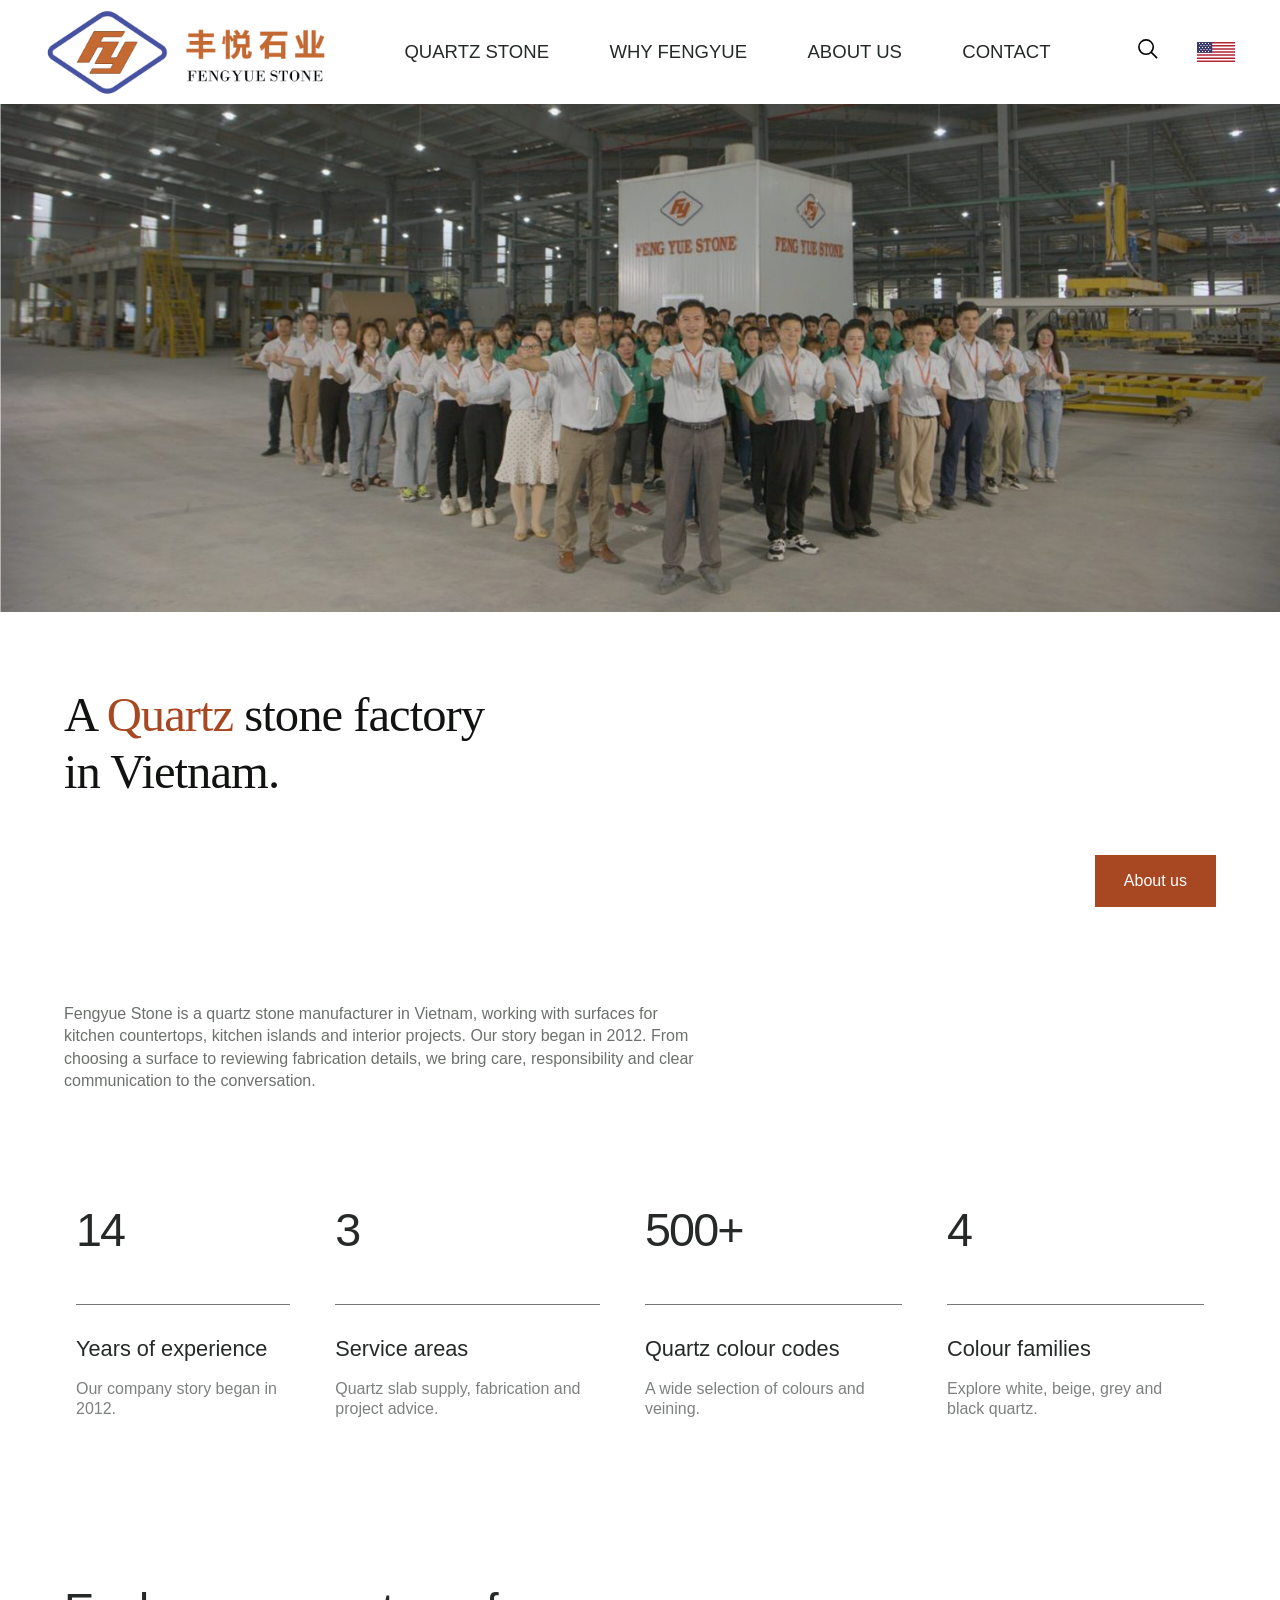
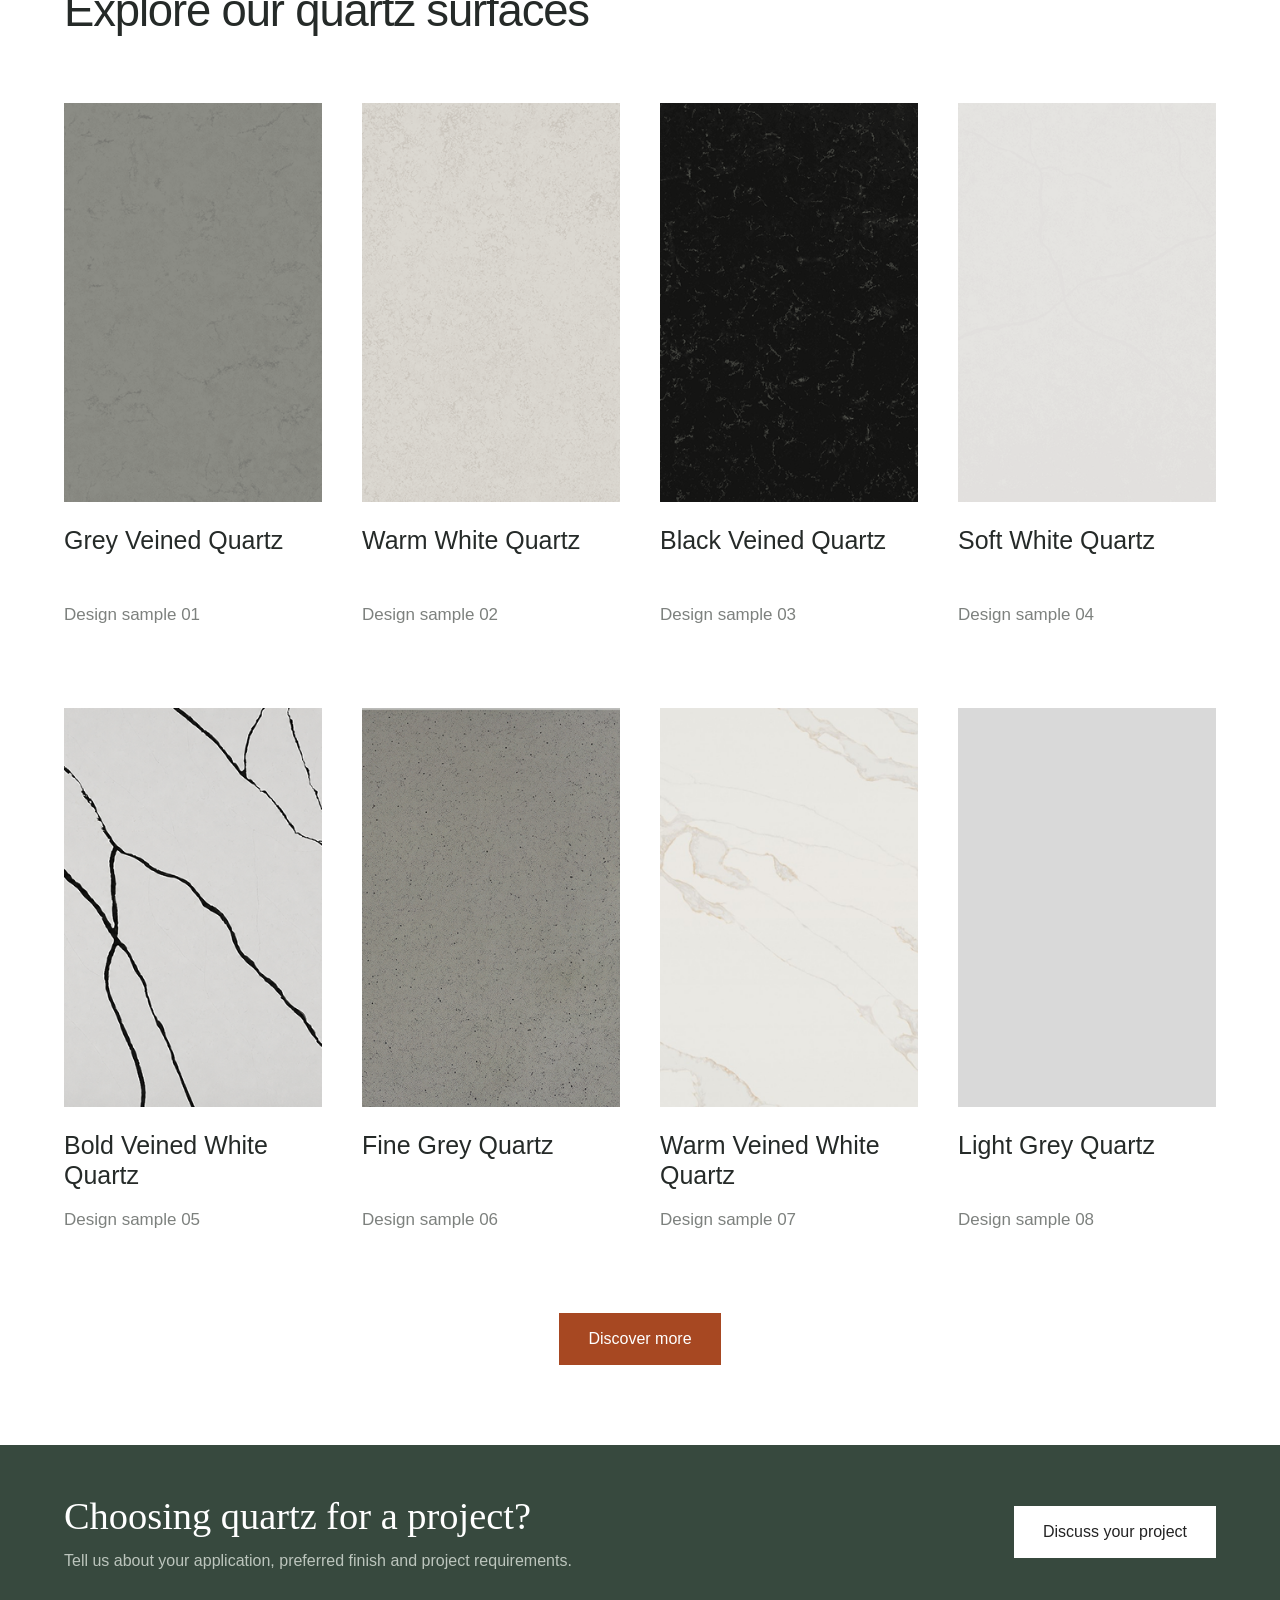
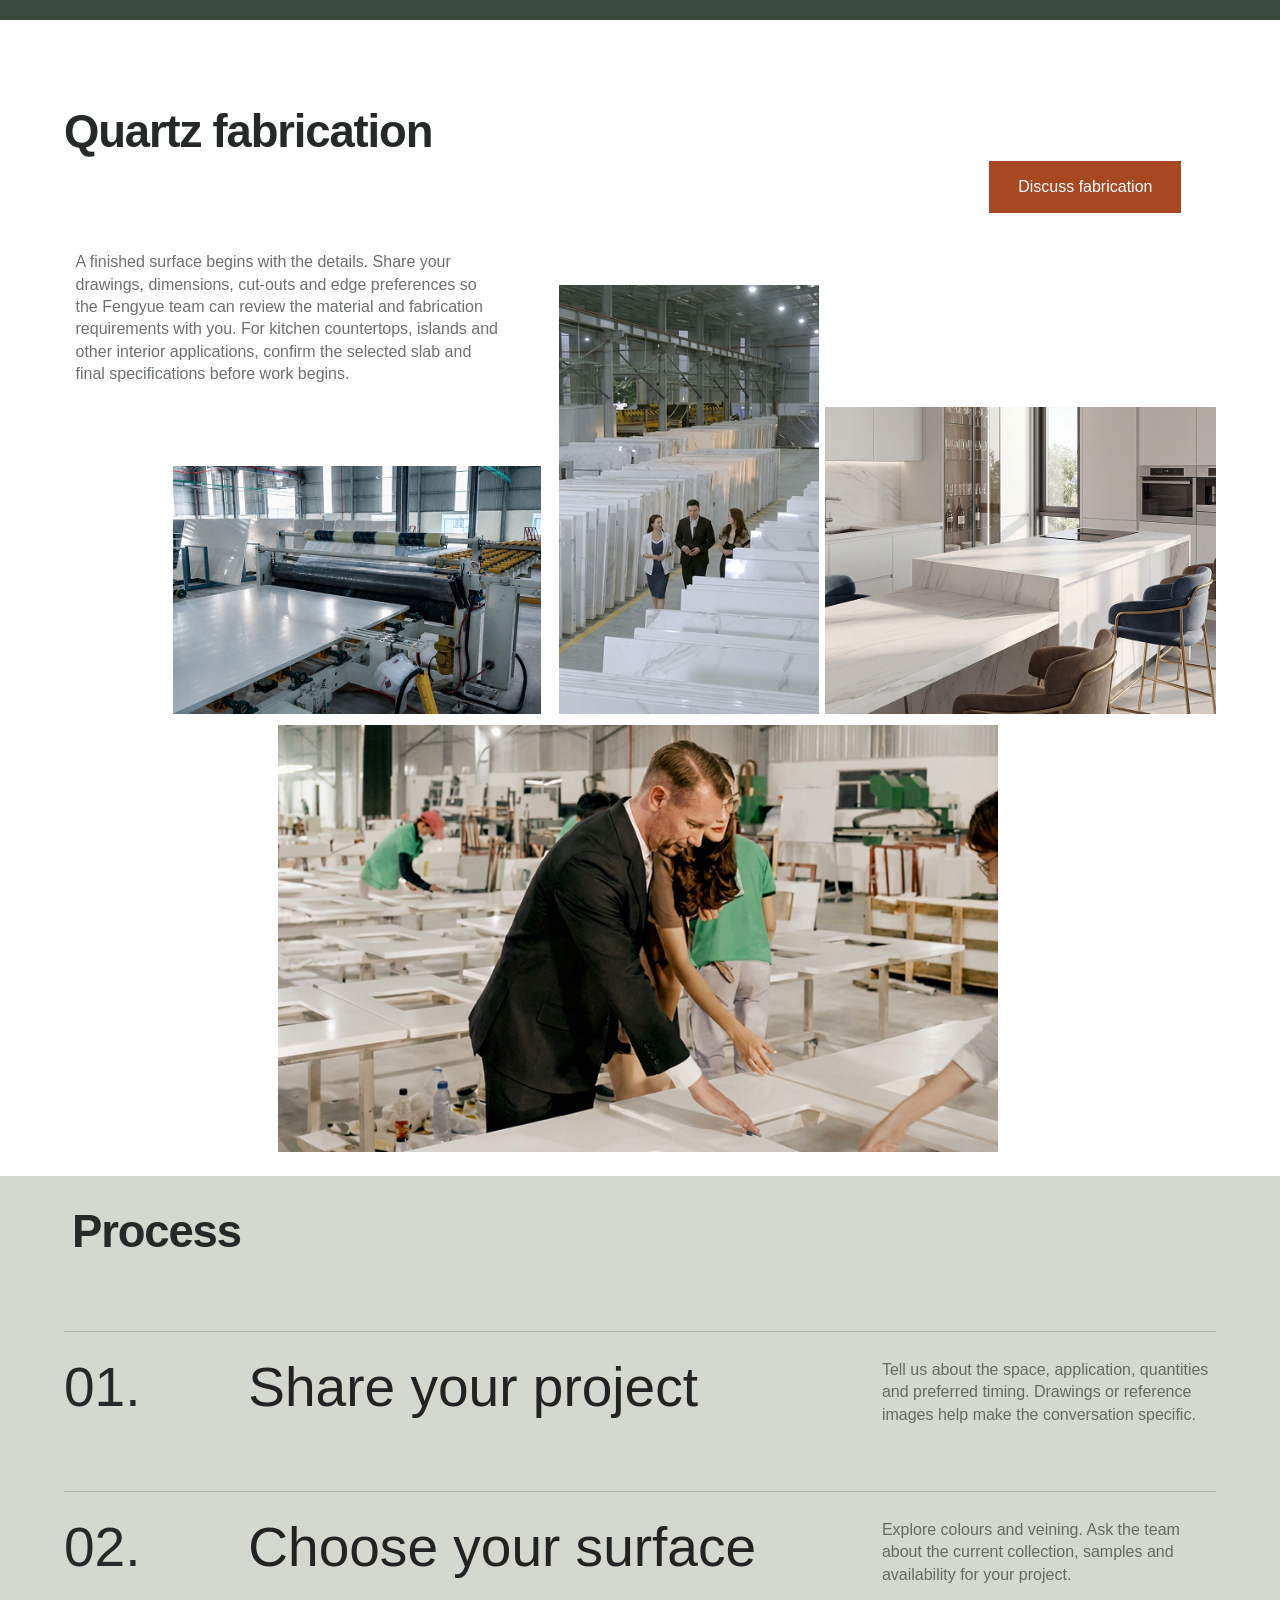
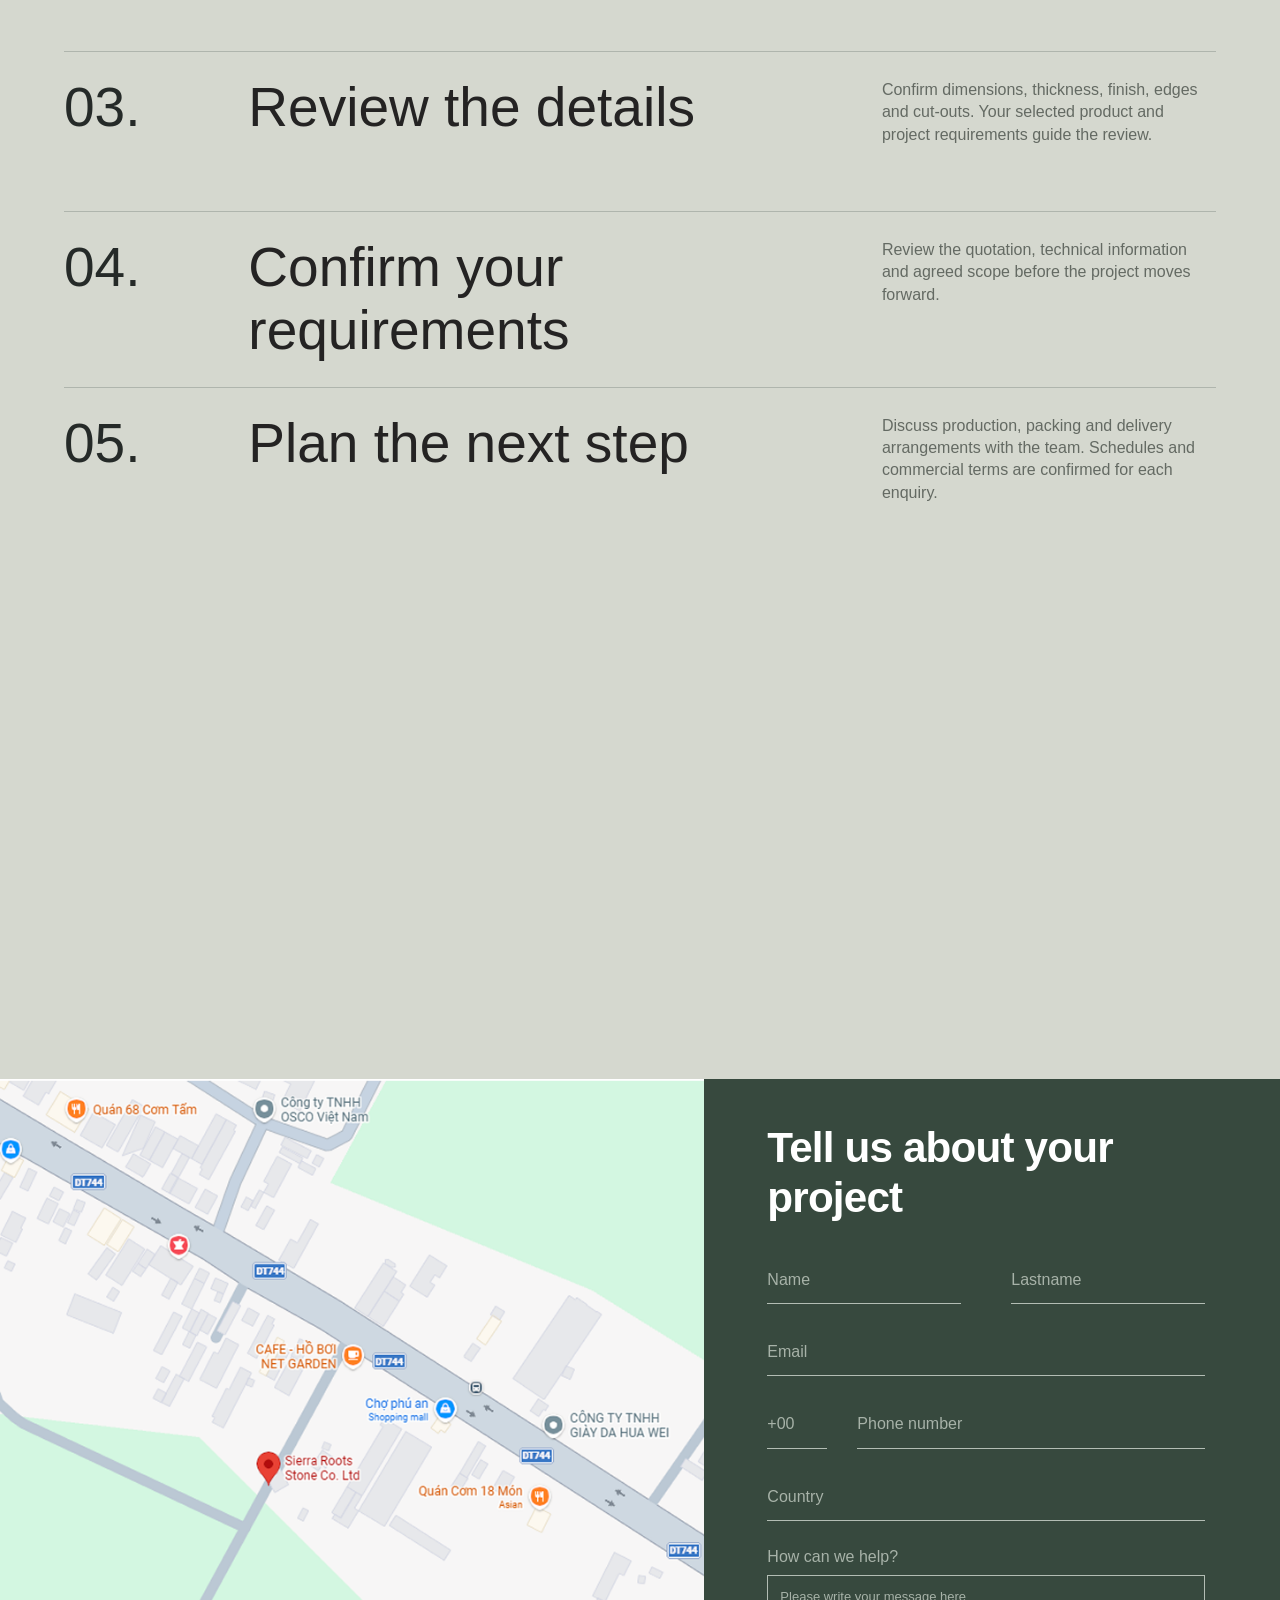
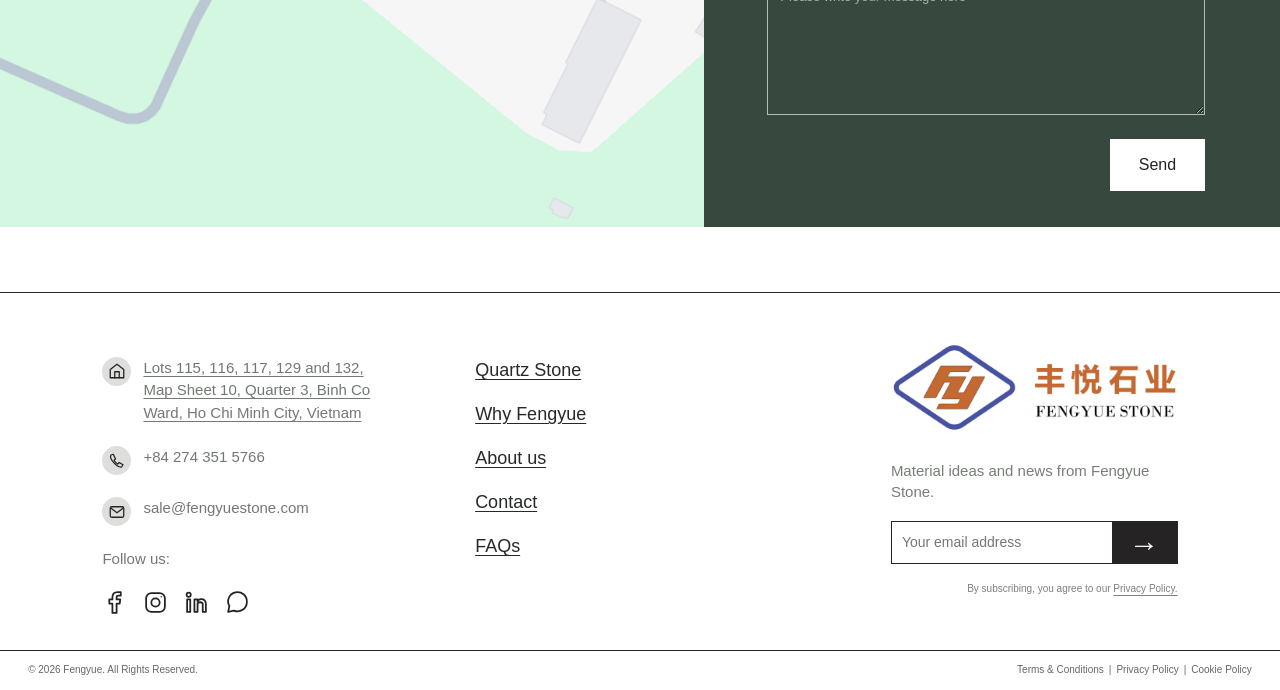
<file: index.html>
<!doctype html><html lang="en"><head><meta charset="utf-8"><meta name="viewport" content="width=device-width,initial-scale=1"><title>Fengyue Stone | Quartz Manufacturer in Vietnam</title><link rel="stylesheet" href="styles.css?v=7"><link rel="stylesheet" href="refinements.css?v=7"><link rel="stylesheet" href="pages.css?v=7"><script src="app.js?v=7" defer></script><script src="enhancements.js?v=7" defer></script><script src="pages.js?v=7" defer></script><link rel="stylesheet" href="revision.css?v=7"><script src="revision.js?v=7" defer></script><link rel="stylesheet" href="polish.css?v=7"><meta name="description" content="Explore Fengyue Stone, a quartz stone manufacturer in Vietnam. Discover surface colours for kitchen countertops, islands and interior projects."><meta name="robots" content="noindex, nofollow"><meta property="og:title" content="Fengyue Stone | Quartz Manufacturer in Vietnam"><meta property="og:description" content="Explore Fengyue Stone, a quartz stone manufacturer in Vietnam. Discover surface colours for kitchen countertops, islands and interior projects."><meta property="og:type" content="website"><meta property="og:url" content="https://fengyue-design-review-nov17.artifexvietnam.chatgpt.site/index.html"><meta property="og:image" content="https://fengyue-design-review-nov17.artifexvietnam.chatgpt.site/assets/Rectangle-132-1.png"><script type="application/ld+json">{"@context": "https://schema.org", "@graph": [{"@type": "Organization", "@id": "https://fengyuestone.com/#organization", "name": "Fengyue Stone", "alternateName": ["Feng Yue Stone", "FengYueStone"], "url": "https://fengyuestone.com/", "email": "sale@fengyuestone.com", "telephone": "+84-274-351-5766", "address": {"@type": "PostalAddress", "streetAddress": "Lots 115, 116, 117, 129 and 132, Map Sheet 10, Quarter 3", "addressLocality": "Binh Co Ward", "addressRegion": "Ho Chi Minh City", "addressCountry": "VN"}}, {"@type": "WebPage", "@id": "https://fengyue-design-review-nov17.artifexvietnam.chatgpt.site/index.html#page", "url": "https://fengyue-design-review-nov17.artifexvietnam.chatgpt.site/index.html", "name": "Fengyue Stone | Quartz Manufacturer in Vietnam", "description": "Explore Fengyue Stone, a quartz stone manufacturer in Vietnam. Discover surface colours for kitchen countertops, islands and interior projects.", "inLanguage": "en", "about": {"@id": "https://fengyuestone.com/#organization"}}]}</script><link rel="stylesheet" href="content.css?v=7"><script src="content.js?v=7" defer></script></head><body><header><a class="brand" href="index.html"><img src="assets/logo.png" alt="Fengyue Stone"></a><nav aria-label="Main navigation"><a href="quartz.html">QUARTZ STONE</a><a href="why-fengyue.html">WHY FENGYUE</a><a href="about.html">ABOUT US</a><a href="contact.html">CONTACT</a></nav><button class="search-button" aria-label="Search stones"><svg width="23" height="23" viewbox="0 0 24 24" fill="none" stroke="currentColor" stroke-width="1.7"><circle cx="10.5" cy="10.5" r="7.5"></circle><path d="m16 16 6 6"></path></svg></button><span class="flag" title="English" aria-label="English"><svg viewbox="0 0 38 20" width="38" height="20" aria-hidden="true"><path fill="#fff" d="M0 0h38v20H0z"></path><path stroke="#b22234" stroke-width="1.54" d="M0 .77h38M0 3.85h38M0 6.92h38M0 10h38M0 13.08h38M0 16.15h38M0 19.23h38"></path><path fill="#3c3b6e" d="M0 0h15.2v10.77H0z"></path><path fill="#fff" d="M2 1h1v1H2zm3 0h1v1H5zm3 0h1v1H8zm3 0h1v1h-1zM3.5 3h1v1h-1zm3 0h1v1h-1zm3 0h1v1h-1zm3 0h1v1h-1zM2 5h1v1H2zm3 0h1v1H5zm3 0h1v1H8zm3 0h1v1h-1zM3.5 7h1v1h-1zm3 0h1v1h-1zm3 0h1v1h-1zm3 0h1v1h-1zM2 9h1v1H2zm3 0h1v1H5zm3 0h1v1H8zm3 0h1v1h-1z"></path></svg></span><button class="menu" aria-label="Toggle navigation" aria-expanded="false">☰</button></header><div class="search-panel" hidden><label>Find a stone <input type="search" placeholder="Name or product code"></label><button class="close-search" aria-label="Close search">×</button><p class="search-status" aria-live="polite"></p></div><main><img class="hero" src="assets/Rectangle-132-1.png" alt="The Fengyue team in our stone manufacturing facility"><section class="about wrap" id="about"><div class="intro-line"><h1>A <em>Quartz</em> stone factory<br> in Vietnam.</h1><a class="button " href="about.html">About us<span class="arrow">→</span></a></div><p class="intro-copy">Fengyue Stone is a quartz stone manufacturer in Vietnam, working with surfaces for kitchen countertops, kitchen islands and interior projects. Our story began in 2012. From choosing a surface to reviewing fabrication details, we bring care, responsibility and clear communication to the conversation.</p><div class="stats"><div><strong class="counter" aria-label="14">14</strong><h3>Years of experience</h3><p>Our company story began in 2012.</p></div><div><strong class="counter" aria-label="3">3</strong><h3>Service areas</h3><p>Quartz slab supply, fabrication and project advice.</p></div><div><strong class="counter" aria-label="500+">500+</strong><h3>Quartz colour codes</h3><p>A wide selection of colours and veining.</p></div><div><strong class="counter" aria-label="4">4</strong><h3>Colour families</h3><p>Explore white, beige, grey and black quartz.</p></div></div></section><section class="featured wrap"><h2>Explore our quartz surfaces</h2><div class="stone-grid"><button class="stone" data-stone="134" data-color="grey" data-status="inline" aria-label="View Grey Veined Quartz"><div class="stone-image"><img src="assets/Rectangle-134.png" alt="Grey Veined Quartz design sample" loading="lazy"></div><h3>Grey Veined Quartz</h3><p>Design sample 01</p></button><button class="stone" data-stone="135" data-color="beige" data-status="new" aria-label="View Warm White Quartz"><div class="stone-image"><img src="assets/Rectangle-135.png" alt="Warm White Quartz design sample" loading="lazy"></div><h3>Warm White Quartz</h3><p>Design sample 02</p></button><button class="stone" data-stone="136" data-color="black" data-status="standard" aria-label="View Black Veined Quartz"><div class="stone-image"><img src="assets/Rectangle-136.png" alt="Black Veined Quartz design sample" loading="lazy"></div><h3>Black Veined Quartz</h3><p>Design sample 03</p></button><button class="stone" data-stone="137" data-color="white" data-status="standard" aria-label="View Soft White Quartz"><div class="stone-image"><img src="assets/Rectangle-137.png" alt="Soft White Quartz design sample" loading="lazy"></div><h3>Soft White Quartz</h3><p>Design sample 04</p></button><button class="stone" data-stone="138" data-color="white" data-status="standard" aria-label="View Bold Veined White Quartz"><div class="stone-image"><img src="assets/Rectangle-138.png" alt="Bold Veined White Quartz design sample" loading="lazy"></div><h3>Bold Veined White Quartz</h3><p>Design sample 05</p></button><button class="stone" data-stone="139" data-color="grey" data-status="standard" aria-label="View Fine Grey Quartz"><div class="stone-image"><img src="assets/Rectangle-139.png" alt="Fine Grey Quartz design sample" loading="lazy"></div><h3>Fine Grey Quartz</h3><p>Design sample 06</p></button><button class="stone" data-stone="140" data-color="white" data-status="standard" aria-label="View Warm Veined White Quartz"><div class="stone-image"><img src="assets/Rectangle-140.png" alt="Warm Veined White Quartz design sample" loading="lazy"></div><h3>Warm Veined White Quartz</h3><p>Design sample 07</p></button><button class="stone" data-stone="141" data-color="grey" data-status="standard" aria-label="View Light Grey Quartz"><div class="stone-image"><img src="assets/Rectangle-141.png" alt="Light Grey Quartz design sample" loading="lazy"></div><h3>Light Grey Quartz</h3><p>Design sample 08</p></button></div><div class="center"><a class="button " href="quartz.html">Discover more<span class="arrow">→</span></a></div></section><section class="project-banner"><div><h2>Choosing quartz for a project?</h2><p>Tell us about your application, preferred finish and project requirements.</p></div><a class="button white" href="contact.html">Discuss your project</a></section><section class="fabrication wrap"><div class="fabrication-head"><h2>Quartz fabrication</h2><a class="button " href="contact.html">Discuss fabrication</a></div><div class="collage"><p>A finished surface begins with the details. Share your drawings, dimensions, cut-outs and edge preferences so the Fengyue team can review the material and fabrication requirements with you. For kitchen countertops, islands and other interior applications, confirm the selected slab and final specifications before work begins.</p><img class="machine" src="assets/Rectangle-145.png" alt="Quartz slab finishing machine" loading="lazy"><img class="warehouse" src="assets/Rectangle-144.png" alt="Selecting slabs at our factory" loading="lazy"><img class="kitchen" src="assets/Rectangle-146.png" alt="Quartz kitchen application" loading="lazy"><img class="inspection" src="assets/Rectangle-143.png" alt="Inspecting stone craftsmanship" loading="lazy"></div></section><section class="process" id="process"><div class="wrap"><h2>Process</h2><div class="process-rows scroll-rows"><article class="process-row"><span>01.</span><h3>Share your project</h3><p>Tell us about the space, application, quantities and preferred timing. Drawings or reference images help make the conversation specific.</p></article><article class="process-row"><span>02.</span><h3>Choose your surface</h3><p>Explore colours and veining. Ask the team about the current collection, samples and availability for your project.</p></article><article class="process-row"><span>03.</span><h3>Review the details</h3><p>Confirm dimensions, thickness, finish, edges and cut-outs. Your selected product and project requirements guide the review.</p></article><article class="process-row"><span>04.</span><h3>Confirm your requirements</h3><p>Review the quotation, technical information and agreed scope before the project moves forward.</p></article><article class="process-row"><span>05.</span><h3>Plan the next step</h3><p>Discuss production, packing and delivery arrangements with the team. Schedules and commercial terms are confirmed for each enquiry.</p></article></div></div></section><section class="project-contact" id="contact"><a class="map" href="https://www.google.com/maps/search/?api=1&amp;query=Fengyue%20Stone%20Lots%20115%2C%20116%2C%20117%2C%20129%20and%20132%2C%20Map%20Sheet%2010%2C%20Quarter%203%2C%20Binh%20Co%20Ward%2C%20Ho%20Chi%20Minh%20City%2C%20Vietnam" target="_blank" rel="noopener" aria-label="Open factory location in Google Maps"><img src="assets/map.png" alt="Location map from the supplied design; confirm the factory pin with Fengyue" loading="lazy"></a><div class="contact-panel"><h2>Tell us about your project</h2><form class="project-form"><div class="two"><input name="name" required placeholder="Name" aria-label="Name"><input name="lastname" placeholder="Lastname" aria-label="Lastname"></div><input type="email" name="email" required placeholder="Email" aria-label="Email"><div class="phone"><input name="prefix" placeholder="+00" aria-label="Country calling code"><input type="tel" name="phone" placeholder="Phone number" aria-label="Phone number"></div><input name="country" placeholder="Country" aria-label="Country"><label for="message">How can we help?</label><textarea id="message" name="message" required placeholder="Please write your message here"></textarea><button class="button white" type="submit">Send <span class="arrow">→</span></button><p class="form-status" aria-live="polite"></p></form></div></section></main><footer><div class="footer-main"><div class="contact-info"><p><span class="contact-icon"><svg viewbox="0 0 24 24" fill="none" stroke="currentColor" stroke-width="1.7" stroke-linecap="round" stroke-linejoin="round" aria-hidden="true"><path d="m3 10 9-7 9 7v11H3Z"></path><path d="M9 21v-8h6v8"></path></svg></span><a href="https://www.google.com/maps/search/?api=1&amp;query=Fengyue%20Stone%20Lots%20115%2C%20116%2C%20117%2C%20129%20and%20132%2C%20Map%20Sheet%2010%2C%20Quarter%203%2C%20Binh%20Co%20Ward%2C%20Ho%20Chi%20Minh%20City%2C%20Vietnam" target="_blank" rel="noopener">Lots 115, 116, 117, 129 and 132, Map Sheet 10, Quarter 3, Binh Co Ward, Ho Chi Minh City, Vietnam</a></p><p><span class="contact-icon"><svg viewbox="0 0 24 24" fill="none" stroke="currentColor" stroke-width="1.7" stroke-linecap="round" stroke-linejoin="round" aria-hidden="true"><path d="M7 3 4 4c-3 5 8 17 14 16l2-3-5-3-2 2a13 13 0 0 1-5-5l2-2Z"></path></svg></span><a href="tel:+842743515766">+84 274 351 5766</a></p><p><span class="contact-icon"><svg viewbox="0 0 24 24" fill="none" stroke="currentColor" stroke-width="1.7" stroke-linecap="round" stroke-linejoin="round" aria-hidden="true"><rect x="3" y="5" width="18" height="14" rx="2"></rect><path d="m4 7 8 6 8-6"></path></svg></span><a href="mailto:sale@fengyuestone.com">sale@fengyuestone.com</a></p><p class="follow">Follow us:</p><div class="social" aria-label="Social channels"><button type="button" data-social="facebook" aria-label="Facebook"><svg viewbox="0 0 24 24" fill="none" stroke="currentColor" stroke-width="1.7" stroke-linecap="round" stroke-linejoin="round" aria-hidden="true"><path d="M14 22v-9h3l.5-4H14V7c0-1 .5-1.5 1.5-1.5H18V2h-3c-3 0-5 2-5 5v2H7v4h3v9Z"></path></svg></button><button type="button" data-social="instagram" aria-label="Instagram"><svg viewbox="0 0 24 24" fill="none" stroke="currentColor" stroke-width="1.7" stroke-linecap="round" stroke-linejoin="round" aria-hidden="true"><rect x="3" y="3" width="18" height="18" rx="5"></rect><circle cx="12" cy="12" r="4"></circle><circle cx="17.5" cy="6.5" r=".7" fill="currentColor" stroke="none"></circle></svg></button><button type="button" data-social="linkedin" aria-label="Linkedin"><svg viewbox="0 0 24 24" fill="none" stroke="currentColor" stroke-width="1.7" stroke-linecap="round" stroke-linejoin="round" aria-hidden="true"><circle cx="4.5" cy="4.5" r="2"></circle><path d="M3 9h3v12H3Z M10 9h3v2c1-3 8-4 8 3v7h-3v-7c0-3-5-3-5 0v7h-3Z"></path></svg></button><button type="button" data-social="chat" aria-label="Chat"><svg viewbox="0 0 24 24" fill="none" stroke="currentColor" stroke-width="1.7" stroke-linecap="round" stroke-linejoin="round" aria-hidden="true"><path d="M21 11.5a9 9 0 0 1-12.5 8.3L3 21l1.2-5.5A9 9 0 1 1 21 11.5Z"></path></svg></button></div></div><div class="footer-nav"><a href="quartz.html">Quartz Stone</a><a href="why-fengyue.html">Why Fengyue</a><a href="about.html">About us</a><a href="contact.html">Contact</a><a href="faq.html">FAQs</a></div><div class="newsletter"><a href="index.html"><img src="assets/logo.png" alt="Fengyue Stone"></a><p>Material ideas and news from Fengyue Stone.</p><form class="subscribe"><label class="sr-only" for="newsletter">Your email address</label><input id="newsletter" type="email" required placeholder="Your email address"><button aria-label="Subscribe">→</button></form><small>By subscribing, you agree to our <a href="privacy-policy.html">Privacy Policy.</a></small><p class="form-status" aria-live="polite"></p></div></div><div class="legal"><span>© 2026 Fengyue. All Rights Reserved.</span><span><a href="terms-and-conditions.html">Terms &amp; Conditions</a> | <a href="privacy-policy.html">Privacy Policy</a> | <a href="cookie-policy.html">Cookie Policy</a></span></div></footer><dialog id="notice"><button class="dialog-close" aria-label="Close">×</button><h2></h2><p></p></dialog></body></html>
</file>
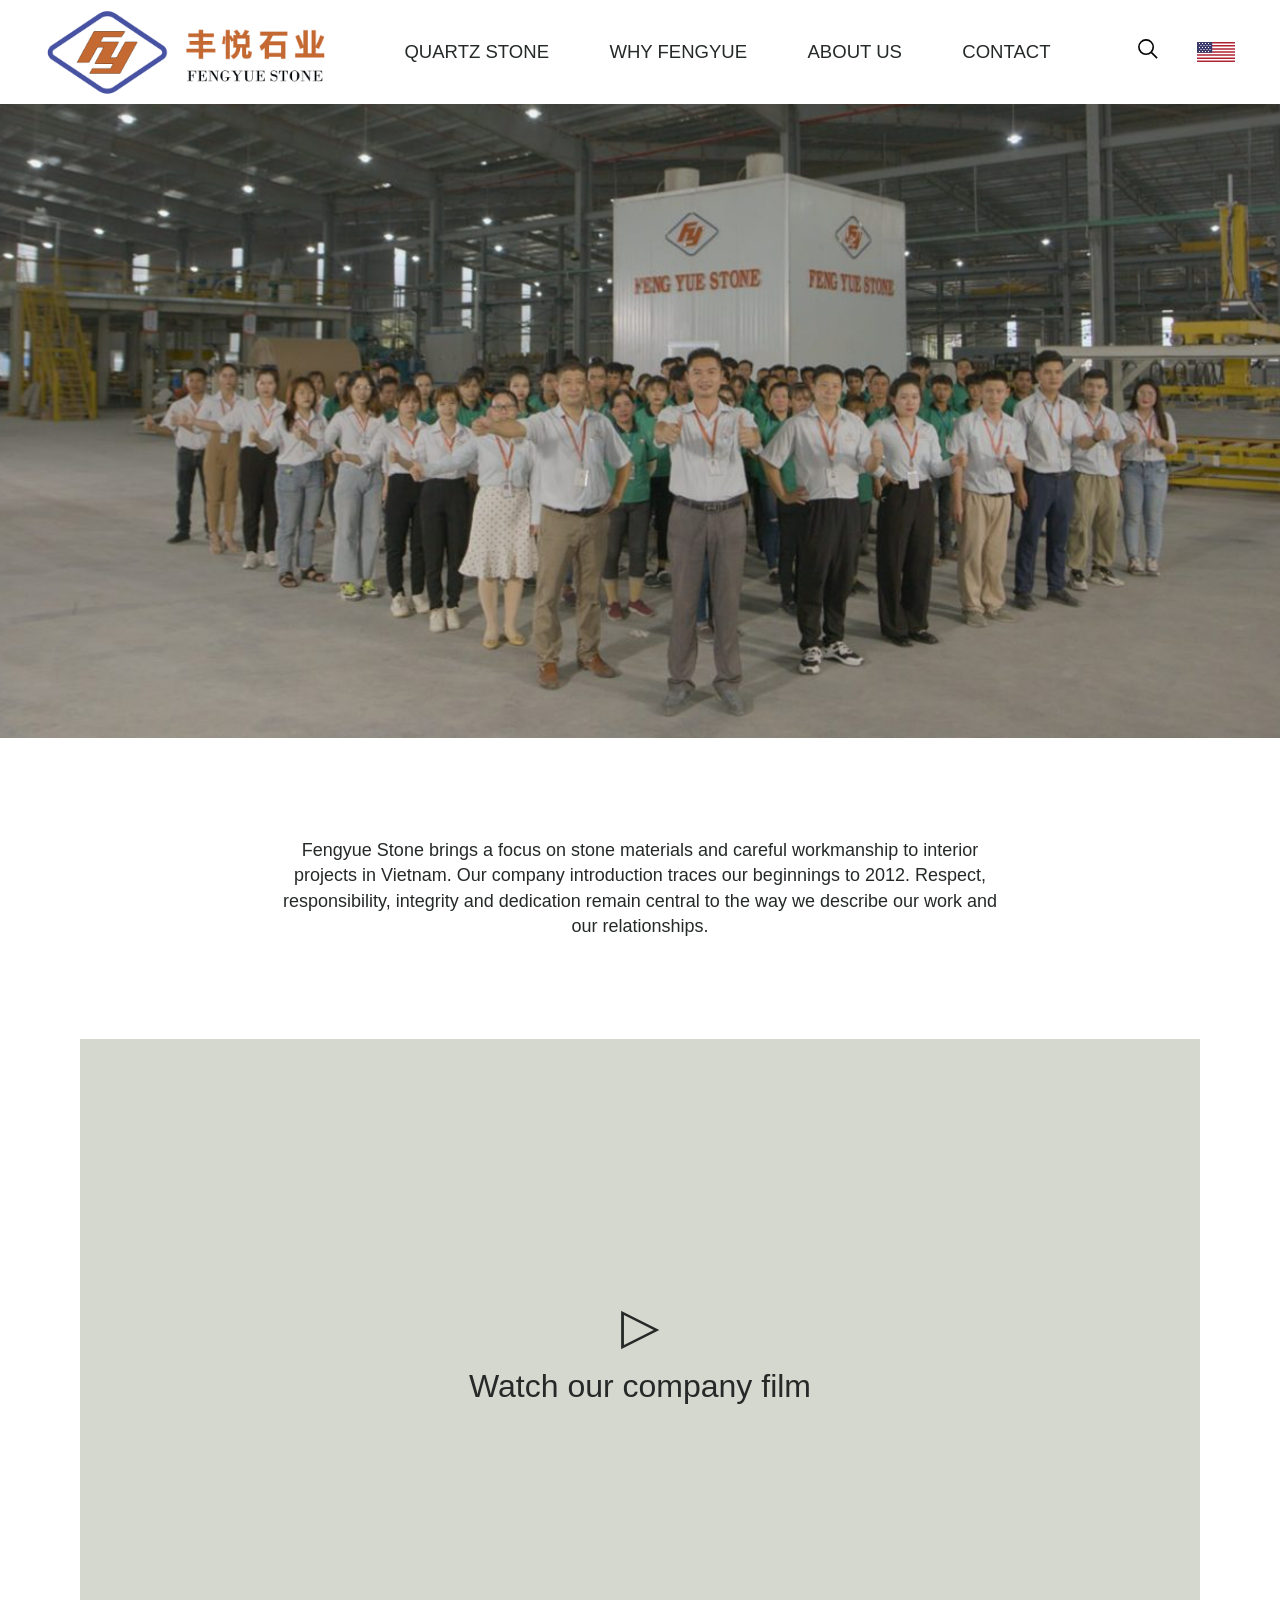
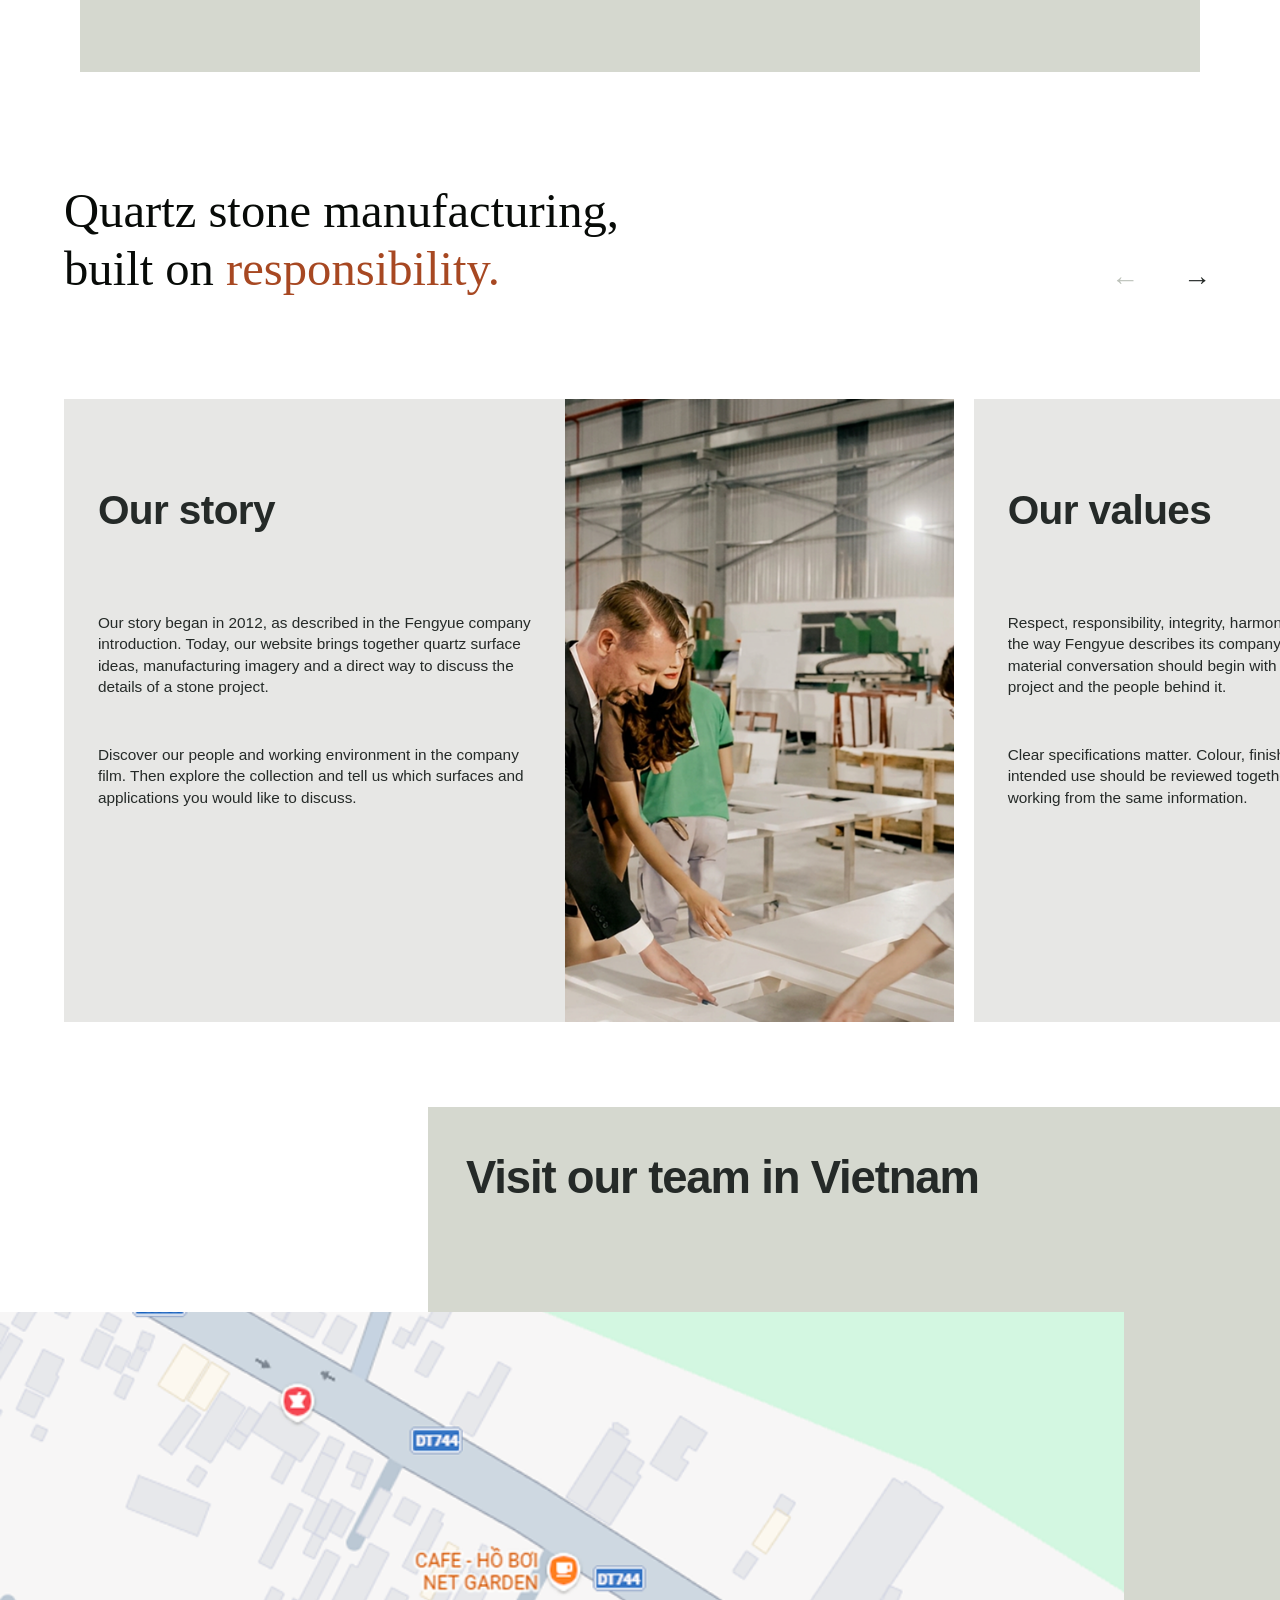
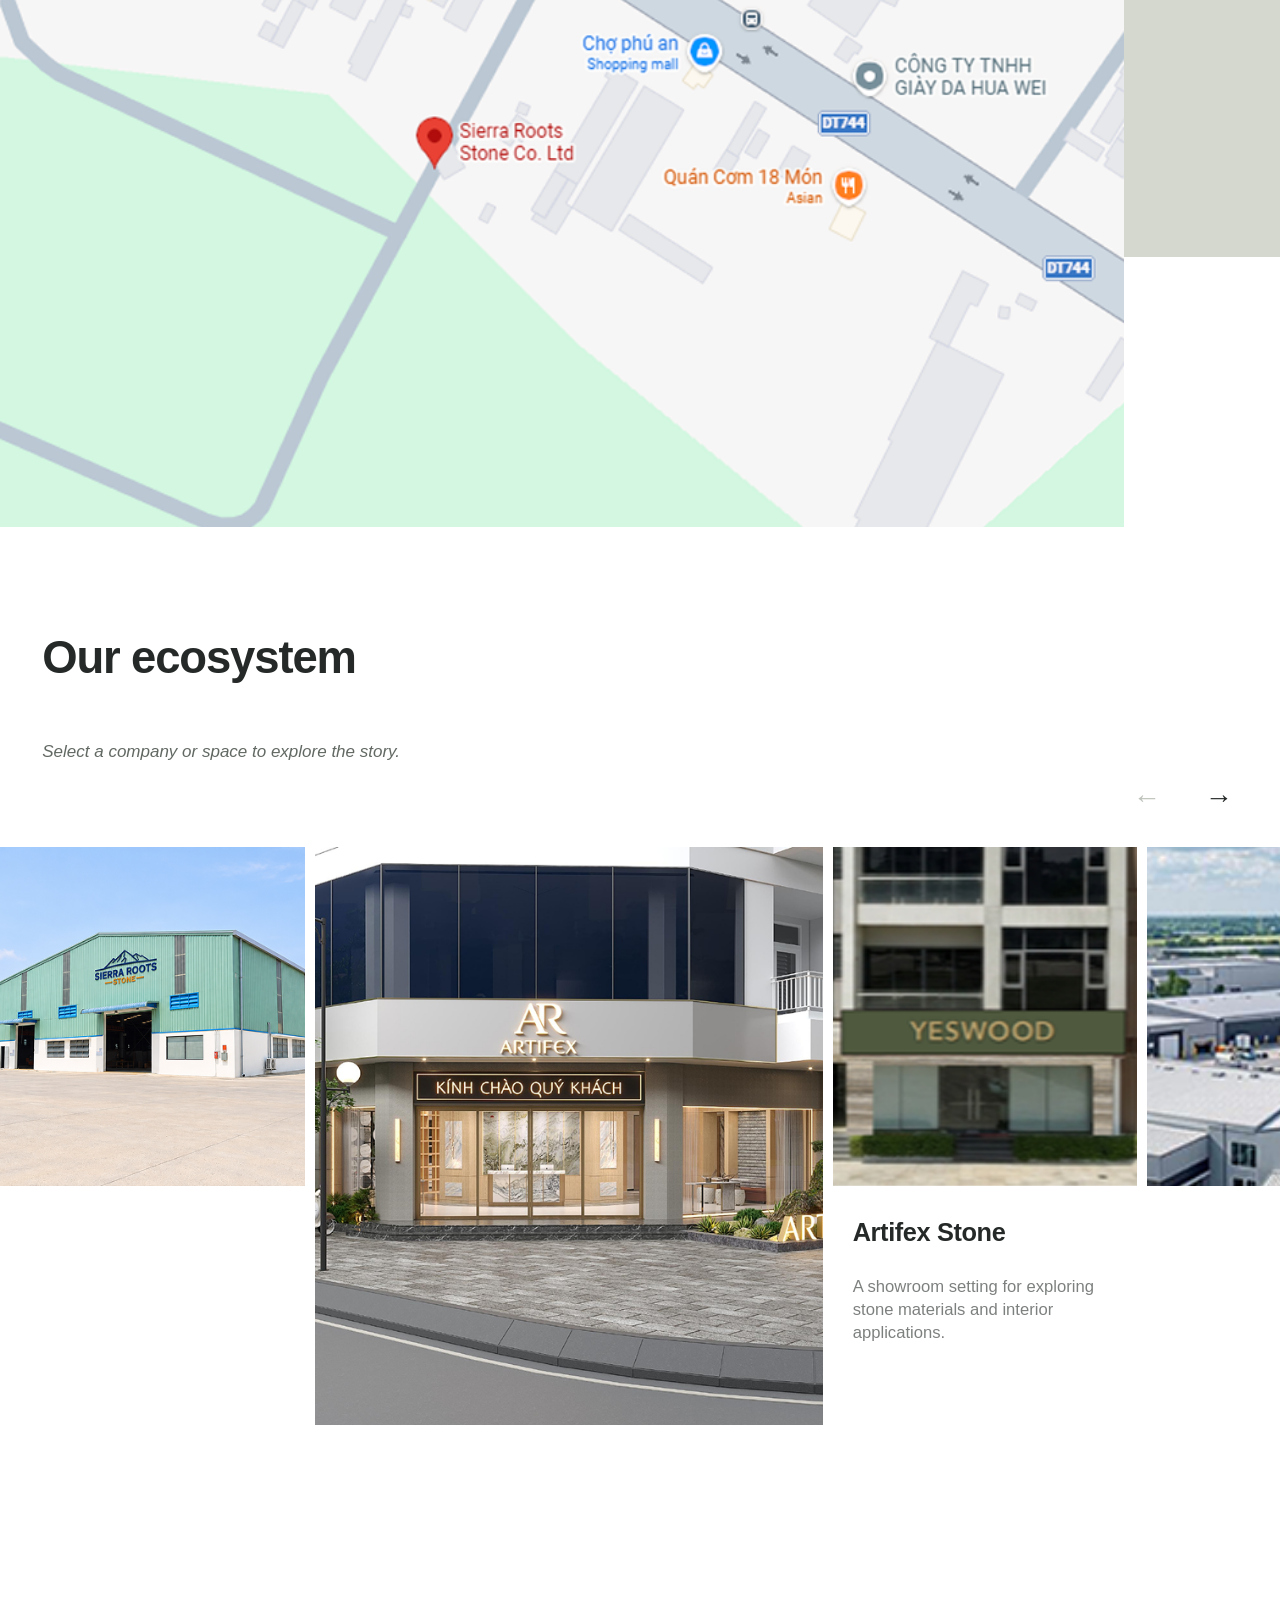
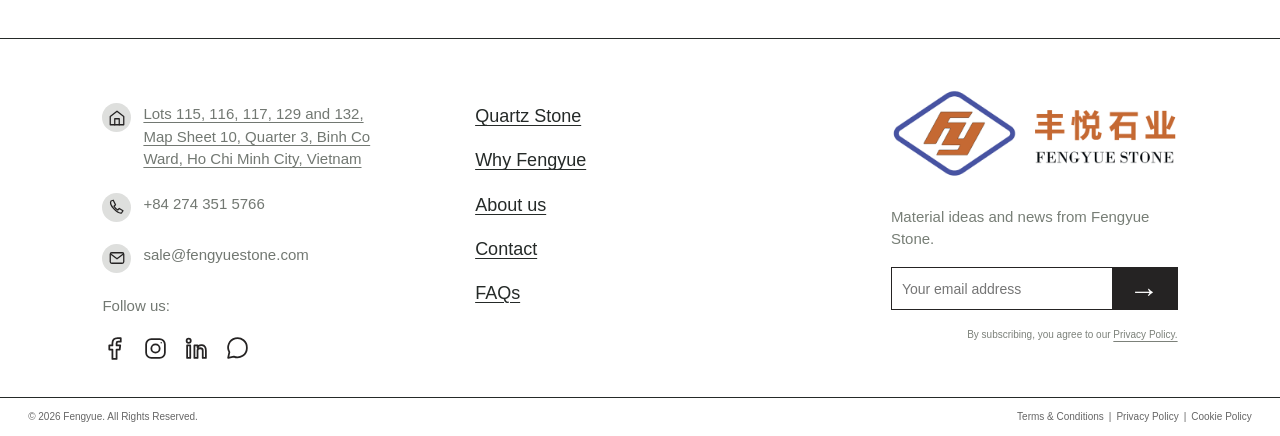
<file: about.html>
<!doctype html><html lang="en"><head><meta charset="utf-8"><meta name="viewport" content="width=device-width,initial-scale=1"><title>About Fengyue Stone | Quartz Manufacturing in Vietnam</title><link rel="stylesheet" href="styles.css?v=7"><link rel="stylesheet" href="refinements.css?v=7"><link rel="stylesheet" href="pages.css?v=7"><script src="app.js?v=7" defer></script><script src="enhancements.js?v=7" defer></script><script src="pages.js?v=7" defer></script><link rel="stylesheet" href="revision.css?v=7"><script src="revision.js?v=7" defer></script><link rel="stylesheet" href="polish.css?v=7"><meta name="description" content="Discover the Fengyue Stone story, beginning in 2012, our company values and our quartz manufacturing environment in Vietnam. Watch the company film."><meta name="robots" content="noindex, nofollow"><meta property="og:title" content="About Fengyue Stone | Quartz Manufacturing in Vietnam"><meta property="og:description" content="Discover the Fengyue Stone story, beginning in 2012, our company values and our quartz manufacturing environment in Vietnam. Watch the company film."><meta property="og:type" content="website"><meta property="og:url" content="https://fengyue-design-review-nov17.artifexvietnam.chatgpt.site/about.html"><meta property="og:image" content="https://fengyue-design-review-nov17.artifexvietnam.chatgpt.site/assets/Rectangle-132-1.png"><script type="application/ld+json">{"@context": "https://schema.org", "@graph": [{"@type": "Organization", "@id": "https://fengyuestone.com/#organization", "name": "Fengyue Stone", "alternateName": ["Feng Yue Stone", "FengYueStone"], "url": "https://fengyuestone.com/", "email": "sale@fengyuestone.com", "telephone": "+84-274-351-5766", "address": {"@type": "PostalAddress", "streetAddress": "Lots 115, 116, 117, 129 and 132, Map Sheet 10, Quarter 3", "addressLocality": "Binh Co Ward", "addressRegion": "Ho Chi Minh City", "addressCountry": "VN"}}, {"@type": "AboutPage", "@id": "https://fengyue-design-review-nov17.artifexvietnam.chatgpt.site/about.html#page", "url": "https://fengyue-design-review-nov17.artifexvietnam.chatgpt.site/about.html", "name": "About Fengyue Stone | Quartz Manufacturing in Vietnam", "description": "Discover the Fengyue Stone story, beginning in 2012, our company values and our quartz manufacturing environment in Vietnam. Watch the company film.", "inLanguage": "en", "about": {"@id": "https://fengyuestone.com/#organization"}}, {"@type": "BreadcrumbList", "itemListElement": [{"@type": "ListItem", "position": 1, "name": "Home", "item": "https://fengyue-design-review-nov17.artifexvietnam.chatgpt.site/"}, {"@type": "ListItem", "position": 2, "name": "Quartz stone manufacturing,built on responsibility.", "item": "https://fengyue-design-review-nov17.artifexvietnam.chatgpt.site/about.html"}]}]}</script><link rel="stylesheet" href="content.css?v=7"><script src="content.js?v=7" defer></script></head><body><header><a class="brand" href="index.html"><img src="assets/logo.png" alt="Fengyue Stone"></a><nav aria-label="Main navigation"><a href="quartz.html">QUARTZ STONE</a><a href="why-fengyue.html">WHY FENGYUE</a><a href="about.html">ABOUT US</a><a href="contact.html">CONTACT</a></nav><button class="search-button" aria-label="Search stones"><svg width="23" height="23" viewbox="0 0 24 24" fill="none" stroke="currentColor" stroke-width="1.7"><circle cx="10.5" cy="10.5" r="7.5"></circle><path d="m16 16 6 6"></path></svg></button><span class="flag" title="English" aria-label="English"><svg viewbox="0 0 38 20" width="38" height="20" aria-hidden="true"><path fill="#fff" d="M0 0h38v20H0z"></path><path stroke="#b22234" stroke-width="1.54" d="M0 .77h38M0 3.85h38M0 6.92h38M0 10h38M0 13.08h38M0 16.15h38M0 19.23h38"></path><path fill="#3c3b6e" d="M0 0h15.2v10.77H0z"></path><path fill="#fff" d="M2 1h1v1H2zm3 0h1v1H5zm3 0h1v1H8zm3 0h1v1h-1zM3.5 3h1v1h-1zm3 0h1v1h-1zm3 0h1v1h-1zm3 0h1v1h-1zM2 5h1v1H2zm3 0h1v1H5zm3 0h1v1H8zm3 0h1v1h-1zM3.5 7h1v1h-1zm3 0h1v1h-1zm3 0h1v1h-1zm3 0h1v1h-1zM2 9h1v1H2zm3 0h1v1H5zm3 0h1v1H8zm3 0h1v1h-1z"></path></svg></span><button class="menu" aria-label="Toggle navigation" aria-expanded="false">☰</button></header><div class="search-panel" hidden><label>Find a stone <input type="search" placeholder="Name or product code"></label><button class="close-search" aria-label="Close search">×</button><p class="search-status" aria-live="polite"></p></div><main><img class="hero about-hero" src="assets/Rectangle-132-1.png" alt="The Fengyue team at our factory" loading="lazy"><section class="about-opening wrap"><p>Fengyue Stone brings a focus on stone materials and careful workmanship to interior projects in Vietnam. Our company introduction traces our beginnings to 2012. Respect, responsibility, integrity and dedication remain central to the way we describe our work and our relationships.</p><button class="company-film" type="button" aria-label="Watch the Fengyue Stone company film"><span class="play-icon" aria-hidden="true">▷</span><span>Watch our company film</span></button></section><section class="journey"><div class="wrap journey-heading"><h1>Quartz stone manufacturing,<br> built on <em>responsibility.</em></h1><div class="track-arrows"><button data-track="journey-track" data-direction="-1" aria-label="Previous">←</button><button data-track="journey-track" data-direction="1" aria-label="Next">→</button></div></div><div class="journey-track" id="journey-track"><article class="journey-card"><div><h2>Our story</h2><p>Our story began in 2012, as described in the Fengyue company introduction. Today, our website brings together quartz surface ideas, manufacturing imagery and a direct way to discuss the details of a stone project.</p><p>Discover our people and working environment in the company film. Then explore the collection and tell us which surfaces and applications you would like to discuss.</p></div><img class="" src="assets/Rectangle-183.png" alt="Reviewing stone craftsmanship in the factory" loading="lazy"></article><article class="journey-card"><div><h2>Our values</h2><p>Respect, responsibility, integrity, harmony and dedication shape the way Fengyue describes its company culture. For us, a material conversation should begin with understanding the project and the people behind it.</p><p>Clear specifications matter. Colour, finish, dimensions and intended use should be reviewed together so that everyone is working from the same information.</p></div><img class="" src="assets/Rectangle-183.png" alt="Reviewing stone craftsmanship in the factory" loading="lazy"></article><article class="journey-card"><div><h2>Our approach</h2><p>A considered surface starts with a considered brief. Tell us about your kitchen countertop, island, vanity or other interior application, and share the drawings or references available for review.</p><p>Our team can discuss the selected material, fabrication details and next steps with you. Product availability, technical data and commercial arrangements are confirmed for each project.</p></div><img class="" src="assets/Rectangle-183.png" alt="Reviewing stone craftsmanship in the factory" loading="lazy"></article></div></section><section class="factory-location"><div class="location-backdrop"><h2>Visit our team in Vietnam</h2></div><a href="https://www.google.com/maps/search/?api=1&amp;query=Fengyue%20Stone%20Lots%20115%2C%20116%2C%20117%2C%20129%20and%20132%2C%20Map%20Sheet%2010%2C%20Quarter%203%2C%20Binh%20Co%20Ward%2C%20Ho%20Chi%20Minh%20City%2C%20Vietnam" target="_blank" rel="noopener"><img src="assets/map.png" alt="Location map from the supplied design; confirm the factory pin with Fengyue" loading="lazy"></a></section><section class="ecosystem"><div class="wide-wrap"><h2>Our ecosystem</h2><p class="hover-hint">Select a company or space to explore the story.</p><div class="track-arrows"><button data-track="ecosystem-track" data-direction="-1" aria-label="Previous">←</button><button data-track="ecosystem-track" data-direction="1" aria-label="Next">→</button></div></div><div class="showcase-track" id="ecosystem-track"><article class="showcase-card " tabindex="0" data-title="Sierra Roots Stone" data-description="Stone materials and a factory environment featured in our wider ecosystem."><img class="" src="assets/Rectangle-172.png" alt="Sierra Roots Stone factory" loading="lazy"><div class="showcase-copy" aria-live="polite"><h3>Sierra Roots Stone</h3><p>Stone materials and a factory environment featured in our wider ecosystem.</p></div></article><article class="showcase-card active" tabindex="0" data-title="Artifex Stone" data-description="A showroom setting for exploring stone materials and interior applications."><img class="" src="assets/Rectangle-173.png" alt="Artifex Stone showroom" loading="lazy"><div class="showcase-copy" aria-live="polite"><h3>Artifex Stone</h3><p>A showroom setting for exploring stone materials and interior applications.</p></div></article><article class="showcase-card " tabindex="0" data-title="Yeswood" data-description="A materials and design name featured in the ecosystem presented in our company design."><img class="" src="assets/Rectangle-174.png" alt="Yeswood building" loading="lazy"><div class="showcase-copy" aria-live="polite"><h3>Yeswood</h3><p>A materials and design name featured in the ecosystem presented in our company design.</p></div></article><article class="showcase-card " tabindex="0" data-title="Manufacturing spaces" data-description="Explore the spaces and material environments presented in our wider company story."><img class="" src="assets/Rectangle-175.png" alt="Manufacturing facilities" loading="lazy"><div class="showcase-copy" aria-live="polite"><h3>Manufacturing spaces</h3><p>Explore the spaces and material environments presented in our wider company story.</p></div></article></div></section></main><footer><div class="footer-main"><div class="contact-info"><p><span class="contact-icon"><svg viewbox="0 0 24 24" fill="none" stroke="currentColor" stroke-width="1.7" stroke-linecap="round" stroke-linejoin="round" aria-hidden="true"><path d="m3 10 9-7 9 7v11H3Z"></path><path d="M9 21v-8h6v8"></path></svg></span><a href="https://www.google.com/maps/search/?api=1&amp;query=Fengyue%20Stone%20Lots%20115%2C%20116%2C%20117%2C%20129%20and%20132%2C%20Map%20Sheet%2010%2C%20Quarter%203%2C%20Binh%20Co%20Ward%2C%20Ho%20Chi%20Minh%20City%2C%20Vietnam" target="_blank" rel="noopener">Lots 115, 116, 117, 129 and 132, Map Sheet 10, Quarter 3, Binh Co Ward, Ho Chi Minh City, Vietnam</a></p><p><span class="contact-icon"><svg viewbox="0 0 24 24" fill="none" stroke="currentColor" stroke-width="1.7" stroke-linecap="round" stroke-linejoin="round" aria-hidden="true"><path d="M7 3 4 4c-3 5 8 17 14 16l2-3-5-3-2 2a13 13 0 0 1-5-5l2-2Z"></path></svg></span><a href="tel:+842743515766">+84 274 351 5766</a></p><p><span class="contact-icon"><svg viewbox="0 0 24 24" fill="none" stroke="currentColor" stroke-width="1.7" stroke-linecap="round" stroke-linejoin="round" aria-hidden="true"><rect x="3" y="5" width="18" height="14" rx="2"></rect><path d="m4 7 8 6 8-6"></path></svg></span><a href="mailto:sale@fengyuestone.com">sale@fengyuestone.com</a></p><p class="follow">Follow us:</p><div class="social" aria-label="Social channels"><button type="button" data-social="facebook" aria-label="Facebook"><svg viewbox="0 0 24 24" fill="none" stroke="currentColor" stroke-width="1.7" stroke-linecap="round" stroke-linejoin="round" aria-hidden="true"><path d="M14 22v-9h3l.5-4H14V7c0-1 .5-1.5 1.5-1.5H18V2h-3c-3 0-5 2-5 5v2H7v4h3v9Z"></path></svg></button><button type="button" data-social="instagram" aria-label="Instagram"><svg viewbox="0 0 24 24" fill="none" stroke="currentColor" stroke-width="1.7" stroke-linecap="round" stroke-linejoin="round" aria-hidden="true"><rect x="3" y="3" width="18" height="18" rx="5"></rect><circle cx="12" cy="12" r="4"></circle><circle cx="17.5" cy="6.5" r=".7" fill="currentColor" stroke="none"></circle></svg></button><button type="button" data-social="linkedin" aria-label="Linkedin"><svg viewbox="0 0 24 24" fill="none" stroke="currentColor" stroke-width="1.7" stroke-linecap="round" stroke-linejoin="round" aria-hidden="true"><circle cx="4.5" cy="4.5" r="2"></circle><path d="M3 9h3v12H3Z M10 9h3v2c1-3 8-4 8 3v7h-3v-7c0-3-5-3-5 0v7h-3Z"></path></svg></button><button type="button" data-social="chat" aria-label="Chat"><svg viewbox="0 0 24 24" fill="none" stroke="currentColor" stroke-width="1.7" stroke-linecap="round" stroke-linejoin="round" aria-hidden="true"><path d="M21 11.5a9 9 0 0 1-12.5 8.3L3 21l1.2-5.5A9 9 0 1 1 21 11.5Z"></path></svg></button></div></div><div class="footer-nav"><a href="quartz.html">Quartz Stone</a><a href="why-fengyue.html">Why Fengyue</a><a href="about.html">About us</a><a href="contact.html">Contact</a><a href="faq.html">FAQs</a></div><div class="newsletter"><a href="index.html"><img src="assets/logo.png" alt="Fengyue Stone"></a><p>Material ideas and news from Fengyue Stone.</p><form class="subscribe"><label class="sr-only" for="newsletter">Your email address</label><input id="newsletter" type="email" required placeholder="Your email address"><button aria-label="Subscribe">→</button></form><small>By subscribing, you agree to our <a href="privacy-policy.html">Privacy Policy.</a></small><p class="form-status" aria-live="polite"></p></div></div><div class="legal"><span>© 2026 Fengyue. All Rights Reserved.</span><span><a href="terms-and-conditions.html">Terms &amp; Conditions</a> | <a href="privacy-policy.html">Privacy Policy</a> | <a href="cookie-policy.html">Cookie Policy</a></span></div></footer><dialog id="notice"><button class="dialog-close" aria-label="Close">×</button><h2></h2><p></p></dialog></body></html>
</file>
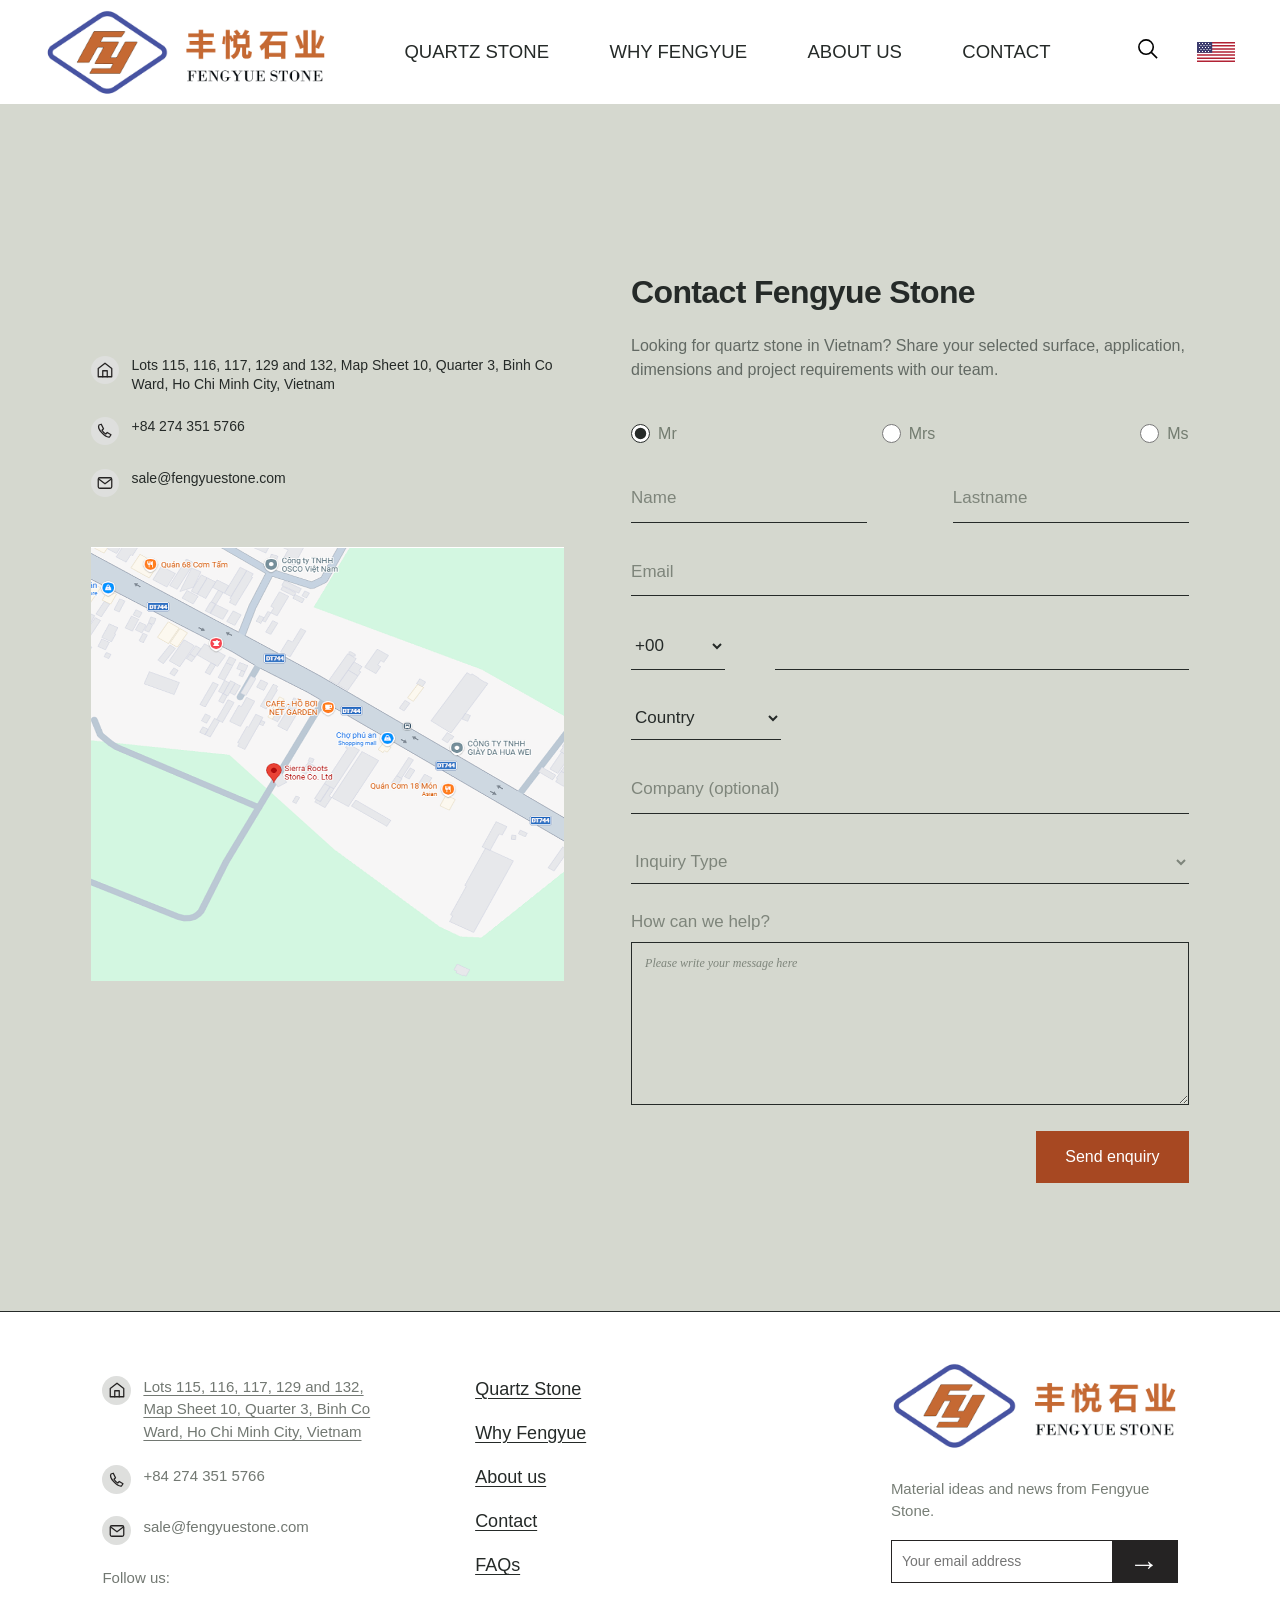
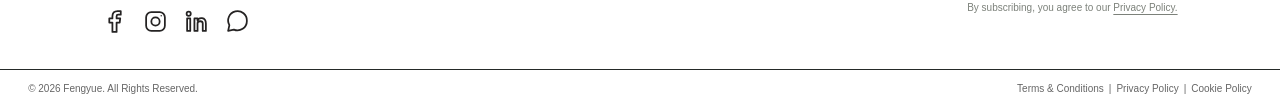
<file: contact.html>
<!doctype html><html lang="en"><head><meta charset="utf-8"><meta name="viewport" content="width=device-width,initial-scale=1"><title>Contact Fengyue Stone | Quartz Project Enquiries Vietnam</title><link rel="stylesheet" href="styles.css?v=7"><link rel="stylesheet" href="refinements.css?v=7"><link rel="stylesheet" href="pages.css?v=7"><script src="app.js?v=7" defer></script><script src="enhancements.js?v=7" defer></script><script src="pages.js?v=7" defer></script><link rel="stylesheet" href="revision.css?v=7"><script src="revision.js?v=7" defer></script><link rel="stylesheet" href="polish.css?v=7"><meta name="description" content="Contact Fengyue Stone in Binh Co, Ho Chi Minh City, Vietnam. Discuss quartz surface selection, fabrication details, catalogs and project enquiries."><meta name="robots" content="noindex, nofollow"><meta property="og:title" content="Contact Fengyue Stone | Quartz Project Enquiries Vietnam"><meta property="og:description" content="Contact Fengyue Stone in Binh Co, Ho Chi Minh City, Vietnam. Discuss quartz surface selection, fabrication details, catalogs and project enquiries."><meta property="og:type" content="website"><meta property="og:url" content="https://fengyue-design-review-nov17.artifexvietnam.chatgpt.site/contact.html"><meta property="og:image" content="https://fengyue-design-review-nov17.artifexvietnam.chatgpt.site/assets/Rectangle-132-1.png"><script type="application/ld+json">{"@context": "https://schema.org", "@graph": [{"@type": "Organization", "@id": "https://fengyuestone.com/#organization", "name": "Fengyue Stone", "alternateName": ["Feng Yue Stone", "FengYueStone"], "url": "https://fengyuestone.com/", "email": "sale@fengyuestone.com", "telephone": "+84-274-351-5766", "address": {"@type": "PostalAddress", "streetAddress": "Lots 115, 116, 117, 129 and 132, Map Sheet 10, Quarter 3", "addressLocality": "Binh Co Ward", "addressRegion": "Ho Chi Minh City", "addressCountry": "VN"}}, {"@type": "ContactPage", "@id": "https://fengyue-design-review-nov17.artifexvietnam.chatgpt.site/contact.html#page", "url": "https://fengyue-design-review-nov17.artifexvietnam.chatgpt.site/contact.html", "name": "Contact Fengyue Stone | Quartz Project Enquiries Vietnam", "description": "Contact Fengyue Stone in Binh Co, Ho Chi Minh City, Vietnam. Discuss quartz surface selection, fabrication details, catalogs and project enquiries.", "inLanguage": "en", "about": {"@id": "https://fengyuestone.com/#organization"}}, {"@type": "BreadcrumbList", "itemListElement": [{"@type": "ListItem", "position": 1, "name": "Home", "item": "https://fengyue-design-review-nov17.artifexvietnam.chatgpt.site/"}, {"@type": "ListItem", "position": 2, "name": "Contact Fengyue Stone", "item": "https://fengyue-design-review-nov17.artifexvietnam.chatgpt.site/contact.html"}]}]}</script><link rel="stylesheet" href="content.css?v=7"><script src="content.js?v=7" defer></script></head><body><header><a class="brand" href="index.html"><img src="assets/logo.png" alt="Fengyue Stone"></a><nav aria-label="Main navigation"><a href="quartz.html">QUARTZ STONE</a><a href="why-fengyue.html">WHY FENGYUE</a><a href="about.html">ABOUT US</a><a href="contact.html">CONTACT</a></nav><button class="search-button" aria-label="Search stones"><svg width="23" height="23" viewbox="0 0 24 24" fill="none" stroke="currentColor" stroke-width="1.7"><circle cx="10.5" cy="10.5" r="7.5"></circle><path d="m16 16 6 6"></path></svg></button><span class="flag" title="English" aria-label="English"><svg viewbox="0 0 38 20" width="38" height="20" aria-hidden="true"><path fill="#fff" d="M0 0h38v20H0z"></path><path stroke="#b22234" stroke-width="1.54" d="M0 .77h38M0 3.85h38M0 6.92h38M0 10h38M0 13.08h38M0 16.15h38M0 19.23h38"></path><path fill="#3c3b6e" d="M0 0h15.2v10.77H0z"></path><path fill="#fff" d="M2 1h1v1H2zm3 0h1v1H5zm3 0h1v1H8zm3 0h1v1h-1zM3.5 3h1v1h-1zm3 0h1v1h-1zm3 0h1v1h-1zm3 0h1v1h-1zM2 5h1v1H2zm3 0h1v1H5zm3 0h1v1H8zm3 0h1v1h-1zM3.5 7h1v1h-1zm3 0h1v1h-1zm3 0h1v1h-1zm3 0h1v1h-1zM2 9h1v1H2zm3 0h1v1H5zm3 0h1v1H8zm3 0h1v1h-1z"></path></svg></span><button class="menu" aria-label="Toggle navigation" aria-expanded="false">☰</button></header><div class="search-panel" hidden><label>Find a stone <input type="search" placeholder="Name or product code"></label><button class="close-search" aria-label="Close search">×</button><p class="search-status" aria-live="polite"></p></div><main class="contact-page"><section class="contact-layout"><div class="contact-location"><div class="contact-details"><p><span class="contact-icon"><svg viewbox="0 0 24 24" fill="none" stroke="currentColor" stroke-width="1.7" stroke-linecap="round" stroke-linejoin="round" aria-hidden="true"><path d="m3 10 9-7 9 7v11H3Z"></path><path d="M9 21v-8h6v8"></path></svg></span><a href="https://www.google.com/maps/search/?api=1&amp;query=Fengyue%20Stone%20Lots%20115%2C%20116%2C%20117%2C%20129%20and%20132%2C%20Map%20Sheet%2010%2C%20Quarter%203%2C%20Binh%20Co%20Ward%2C%20Ho%20Chi%20Minh%20City%2C%20Vietnam" target="_blank" rel="noopener">Lots 115, 116, 117, 129 and 132, Map Sheet 10, Quarter 3, Binh Co Ward, Ho Chi Minh City, Vietnam</a></p><p><span class="contact-icon"><svg viewbox="0 0 24 24" fill="none" stroke="currentColor" stroke-width="1.7" stroke-linecap="round" stroke-linejoin="round" aria-hidden="true"><path d="M7 3 4 4c-3 5 8 17 14 16l2-3-5-3-2 2a13 13 0 0 1-5-5l2-2Z"></path></svg></span><a href="tel:+842743515766">+84 274 351 5766</a></p><p><span class="contact-icon"><svg viewbox="0 0 24 24" fill="none" stroke="currentColor" stroke-width="1.7" stroke-linecap="round" stroke-linejoin="round" aria-hidden="true"><rect x="3" y="5" width="18" height="14" rx="2"></rect><path d="m4 7 8 6 8-6"></path></svg></span><a href="mailto:sale@fengyuestone.com">sale@fengyuestone.com</a></p></div><a class="contact-map" href="https://www.google.com/maps/search/?api=1&amp;query=Fengyue%20Stone%20Lots%20115%2C%20116%2C%20117%2C%20129%20and%20132%2C%20Map%20Sheet%2010%2C%20Quarter%203%2C%20Binh%20Co%20Ward%2C%20Ho%20Chi%20Minh%20City%2C%20Vietnam" target="_blank" rel="noopener" aria-label="Open factory location"><img src="assets/map.png" alt="Location map from the supplied design; confirm the factory pin with Fengyue"></a></div><div class="contact-form-column"><h1>Contact Fengyue Stone</h1><p class="contact-page-intro">Looking for quartz stone in Vietnam? Share your selected surface, application, dimensions and project requirements with our team.</p><form class="contact-enquiry"><fieldset class="salutation"><legend class="sr-only">Title</legend><label><input type="radio" name="title" value="Mr" checked>Mr</label><label><input type="radio" name="title" value="Mrs">Mrs</label><label><input type="radio" name="title" value="Ms">Ms</label></fieldset><div class="contact-name-fields"><input name="name" placeholder="Name" aria-label="Name" required autocomplete="given-name"><input name="lastname" placeholder="Lastname" aria-label="Lastname" autocomplete="family-name"></div><input name="email" type="email" placeholder="Email" aria-label="Email" required autocomplete="email"><div class="contact-phone-fields"><select name="callingcode" aria-label="Country calling code"><option value="">+00</option><option value="+84">+84</option><option value="+86">+86</option><option value="+1">+1</option><option value="+44">+44</option><option value="+61">+61</option><option value="other">Other</option></select><input name="phone" type="tel" aria-label="Phone number" autocomplete="tel-national"></div><select class="country-select" name="country" aria-label="Country"><option value="">Country</option><option>Vietnam</option><option>China</option><option>United States</option><option>United Kingdom</option><option>Australia</option><option>Other</option></select><input class="company-input" name="company" placeholder="Company (optional)" aria-label="Company (optional)" autocomplete="organization"><select name="inquiry" aria-label="Inquiry Type" required><option value="">Inquiry Type</option><option>Stone supply</option><option>Stone fabrication</option><option>Material and application advice</option><option>Request a catalog</option><option>Other enquiry</option></select><label class="message-label" for="contact-message">How can we help?</label><textarea id="contact-message" name="message" placeholder="Please write your message here" required></textarea><button type="submit" class="button">Send enquiry <span class="arrow">→</span></button><p class="form-status" aria-live="polite"></p></form></div></section></main><footer><div class="footer-main"><div class="contact-info"><p><span class="contact-icon"><svg viewbox="0 0 24 24" fill="none" stroke="currentColor" stroke-width="1.7" stroke-linecap="round" stroke-linejoin="round" aria-hidden="true"><path d="m3 10 9-7 9 7v11H3Z"></path><path d="M9 21v-8h6v8"></path></svg></span><a href="https://www.google.com/maps/search/?api=1&amp;query=Fengyue%20Stone%20Lots%20115%2C%20116%2C%20117%2C%20129%20and%20132%2C%20Map%20Sheet%2010%2C%20Quarter%203%2C%20Binh%20Co%20Ward%2C%20Ho%20Chi%20Minh%20City%2C%20Vietnam" target="_blank" rel="noopener">Lots 115, 116, 117, 129 and 132, Map Sheet 10, Quarter 3, Binh Co Ward, Ho Chi Minh City, Vietnam</a></p><p><span class="contact-icon"><svg viewbox="0 0 24 24" fill="none" stroke="currentColor" stroke-width="1.7" stroke-linecap="round" stroke-linejoin="round" aria-hidden="true"><path d="M7 3 4 4c-3 5 8 17 14 16l2-3-5-3-2 2a13 13 0 0 1-5-5l2-2Z"></path></svg></span><a href="tel:+842743515766">+84 274 351 5766</a></p><p><span class="contact-icon"><svg viewbox="0 0 24 24" fill="none" stroke="currentColor" stroke-width="1.7" stroke-linecap="round" stroke-linejoin="round" aria-hidden="true"><rect x="3" y="5" width="18" height="14" rx="2"></rect><path d="m4 7 8 6 8-6"></path></svg></span><a href="mailto:sale@fengyuestone.com">sale@fengyuestone.com</a></p><p class="follow">Follow us:</p><div class="social" aria-label="Social channels"><button type="button" data-social="facebook" aria-label="Facebook"><svg viewbox="0 0 24 24" fill="none" stroke="currentColor" stroke-width="1.7" stroke-linecap="round" stroke-linejoin="round" aria-hidden="true"><path d="M14 22v-9h3l.5-4H14V7c0-1 .5-1.5 1.5-1.5H18V2h-3c-3 0-5 2-5 5v2H7v4h3v9Z"></path></svg></button><button type="button" data-social="instagram" aria-label="Instagram"><svg viewbox="0 0 24 24" fill="none" stroke="currentColor" stroke-width="1.7" stroke-linecap="round" stroke-linejoin="round" aria-hidden="true"><rect x="3" y="3" width="18" height="18" rx="5"></rect><circle cx="12" cy="12" r="4"></circle><circle cx="17.5" cy="6.5" r=".7" fill="currentColor" stroke="none"></circle></svg></button><button type="button" data-social="linkedin" aria-label="Linkedin"><svg viewbox="0 0 24 24" fill="none" stroke="currentColor" stroke-width="1.7" stroke-linecap="round" stroke-linejoin="round" aria-hidden="true"><circle cx="4.5" cy="4.5" r="2"></circle><path d="M3 9h3v12H3Z M10 9h3v2c1-3 8-4 8 3v7h-3v-7c0-3-5-3-5 0v7h-3Z"></path></svg></button><button type="button" data-social="chat" aria-label="Chat"><svg viewbox="0 0 24 24" fill="none" stroke="currentColor" stroke-width="1.7" stroke-linecap="round" stroke-linejoin="round" aria-hidden="true"><path d="M21 11.5a9 9 0 0 1-12.5 8.3L3 21l1.2-5.5A9 9 0 1 1 21 11.5Z"></path></svg></button></div></div><div class="footer-nav"><a href="quartz.html">Quartz Stone</a><a href="why-fengyue.html">Why Fengyue</a><a href="about.html">About us</a><a href="contact.html">Contact</a><a href="faq.html">FAQs</a></div><div class="newsletter"><a href="index.html"><img src="assets/logo.png" alt="Fengyue Stone"></a><p>Material ideas and news from Fengyue Stone.</p><form class="subscribe"><label class="sr-only" for="newsletter">Your email address</label><input id="newsletter" type="email" required placeholder="Your email address"><button aria-label="Subscribe">→</button></form><small>By subscribing, you agree to our <a href="privacy-policy.html">Privacy Policy.</a></small><p class="form-status" aria-live="polite"></p></div></div><div class="legal"><span>© 2026 Fengyue. All Rights Reserved.</span><span><a href="terms-and-conditions.html">Terms &amp; Conditions</a> | <a href="privacy-policy.html">Privacy Policy</a> | <a href="cookie-policy.html">Cookie Policy</a></span></div></footer><dialog id="notice"><button class="dialog-close" aria-label="Close">×</button><h2></h2><p></p></dialog></body></html>
</file>
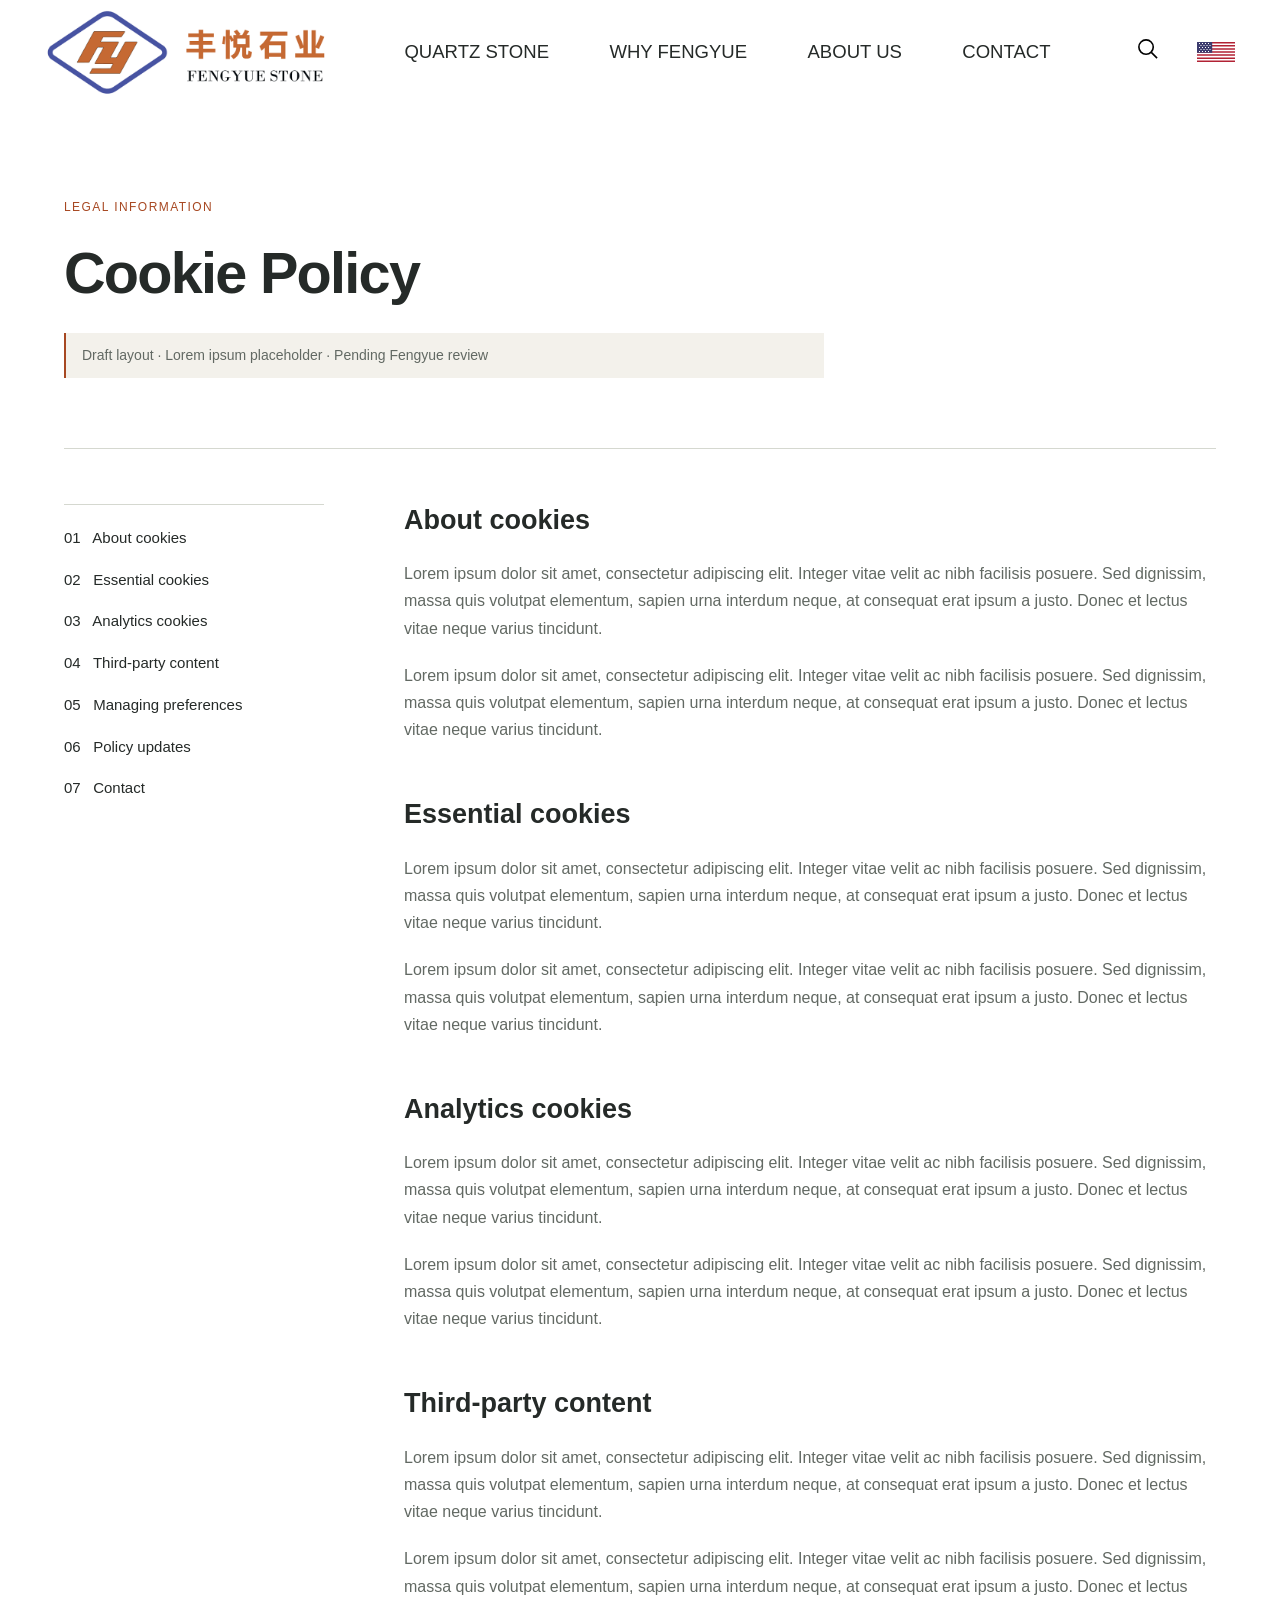
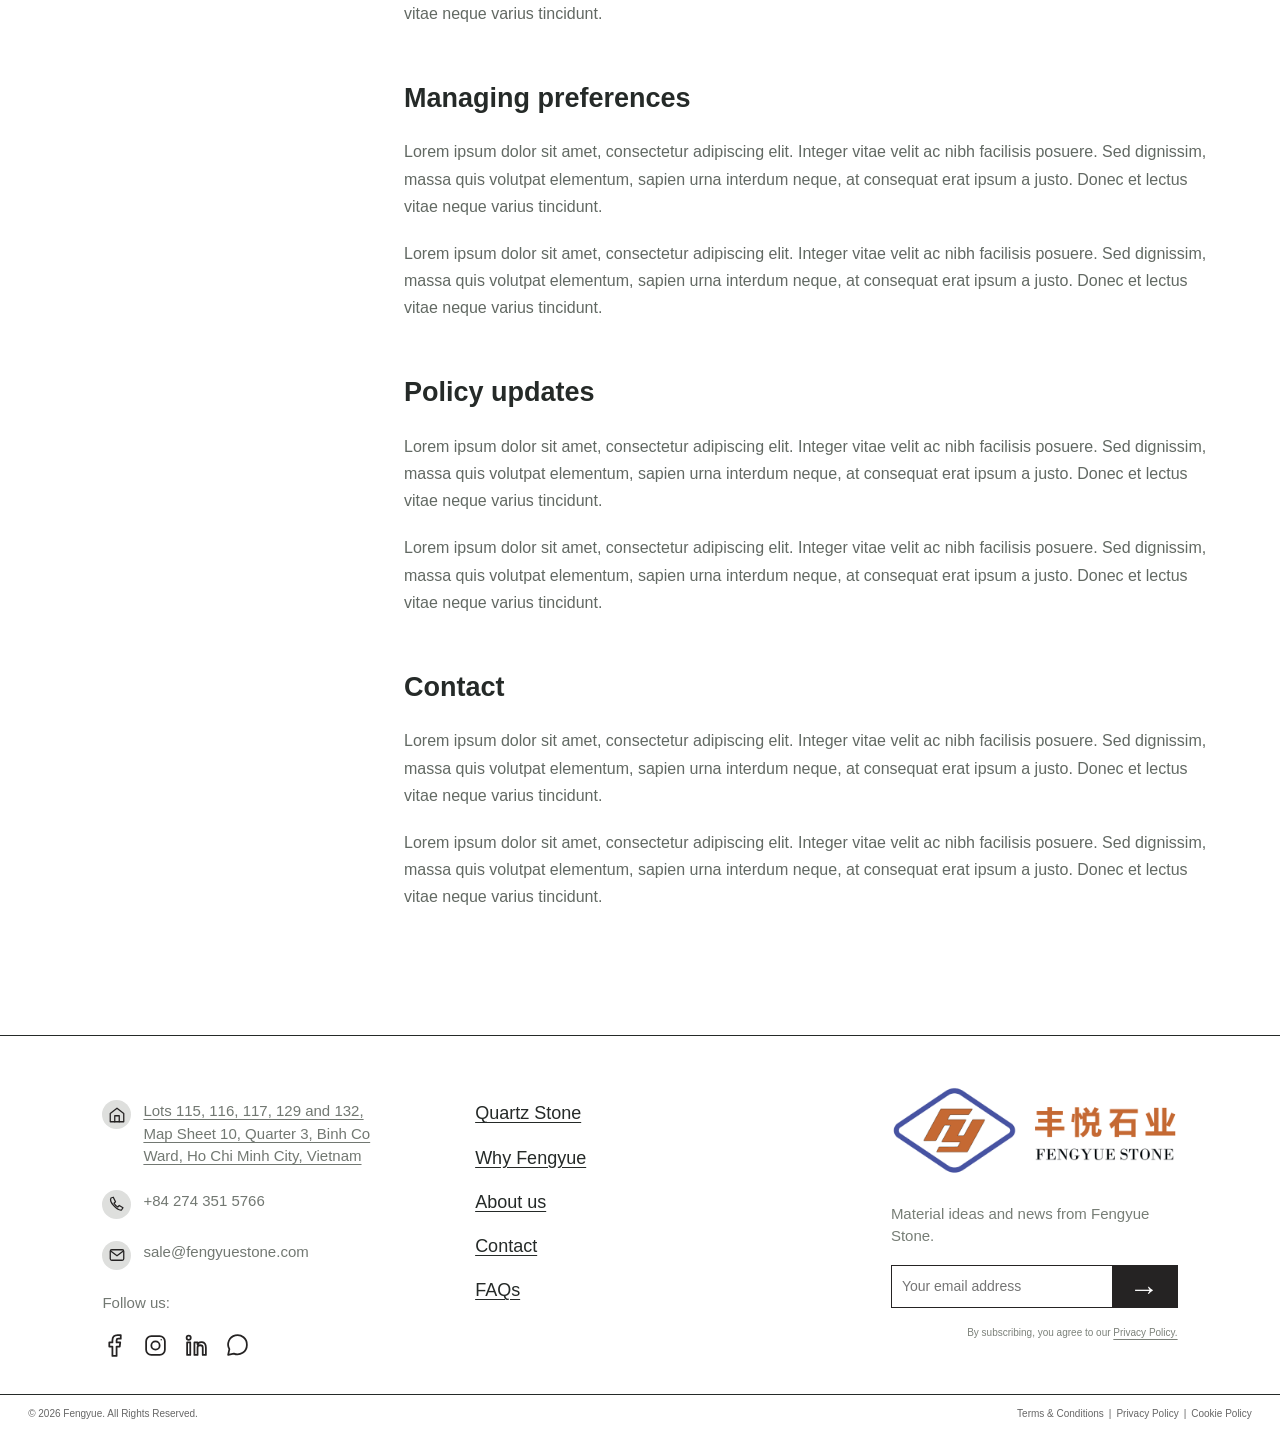
<file: cookie-policy.html>
<!doctype html><html lang="en"><head><meta charset="utf-8"><meta name="viewport" content="width=device-width,initial-scale=1"><title>Cookie Policy | Fengyue Stone</title><link rel="stylesheet" href="styles.css?v=7"><link rel="stylesheet" href="refinements.css?v=7"><link rel="stylesheet" href="pages.css?v=7"><script src="app.js?v=7" defer></script><script src="enhancements.js?v=7" defer></script><script src="pages.js?v=7" defer></script><link rel="stylesheet" href="revision.css?v=7"><script src="revision.js?v=7" defer></script><link rel="stylesheet" href="polish.css?v=7"><meta name="description" content="Draft cookie policy layout awaiting Fengyue review."><meta name="robots" content="noindex, nofollow"><meta property="og:title" content="Cookie Policy | Fengyue Stone"><meta property="og:description" content="Draft cookie policy layout awaiting Fengyue review."><meta property="og:type" content="website"><meta property="og:url" content="https://fengyue-design-review-nov17.artifexvietnam.chatgpt.site/cookie-policy.html"><meta property="og:image" content="https://fengyue-design-review-nov17.artifexvietnam.chatgpt.site/assets/Rectangle-132-1.png"><script type="application/ld+json">{"@context": "https://schema.org", "@graph": [{"@type": "Organization", "@id": "https://fengyuestone.com/#organization", "name": "Fengyue Stone", "alternateName": ["Feng Yue Stone", "FengYueStone"], "url": "https://fengyuestone.com/", "email": "sale@fengyuestone.com", "telephone": "+84-274-351-5766", "address": {"@type": "PostalAddress", "streetAddress": "Lots 115, 116, 117, 129 and 132, Map Sheet 10, Quarter 3", "addressLocality": "Binh Co Ward", "addressRegion": "Ho Chi Minh City", "addressCountry": "VN"}}, {"@type": "WebPage", "@id": "https://fengyue-design-review-nov17.artifexvietnam.chatgpt.site/cookie-policy.html#page", "url": "https://fengyue-design-review-nov17.artifexvietnam.chatgpt.site/cookie-policy.html", "name": "Cookie Policy | Fengyue Stone", "description": "Draft cookie policy layout awaiting Fengyue review.", "inLanguage": "en", "about": {"@id": "https://fengyuestone.com/#organization"}}, {"@type": "BreadcrumbList", "itemListElement": [{"@type": "ListItem", "position": 1, "name": "Home", "item": "https://fengyue-design-review-nov17.artifexvietnam.chatgpt.site/"}, {"@type": "ListItem", "position": 2, "name": "Cookie Policy", "item": "https://fengyue-design-review-nov17.artifexvietnam.chatgpt.site/cookie-policy.html"}]}]}</script><link rel="stylesheet" href="content.css?v=7"><script src="content.js?v=7" defer></script></head><body><header><a class="brand" href="index.html"><img src="assets/logo.png" alt="Fengyue Stone"></a><nav aria-label="Main navigation"><a href="quartz.html">QUARTZ STONE</a><a href="why-fengyue.html">WHY FENGYUE</a><a href="about.html">ABOUT US</a><a href="contact.html">CONTACT</a></nav><button class="search-button" aria-label="Search stones"><svg width="23" height="23" viewbox="0 0 24 24" fill="none" stroke="currentColor" stroke-width="1.7"><circle cx="10.5" cy="10.5" r="7.5"></circle><path d="m16 16 6 6"></path></svg></button><span class="flag" title="English" aria-label="English"><svg viewbox="0 0 38 20" width="38" height="20" aria-hidden="true"><path fill="#fff" d="M0 0h38v20H0z"></path><path stroke="#b22234" stroke-width="1.54" d="M0 .77h38M0 3.85h38M0 6.92h38M0 10h38M0 13.08h38M0 16.15h38M0 19.23h38"></path><path fill="#3c3b6e" d="M0 0h15.2v10.77H0z"></path><path fill="#fff" d="M2 1h1v1H2zm3 0h1v1H5zm3 0h1v1H8zm3 0h1v1h-1zM3.5 3h1v1h-1zm3 0h1v1h-1zm3 0h1v1h-1zm3 0h1v1h-1zM2 5h1v1H2zm3 0h1v1H5zm3 0h1v1H8zm3 0h1v1h-1zM3.5 7h1v1h-1zm3 0h1v1h-1zm3 0h1v1h-1zm3 0h1v1h-1zM2 9h1v1H2zm3 0h1v1H5zm3 0h1v1H8zm3 0h1v1h-1z"></path></svg></span><button class="menu" aria-label="Toggle navigation" aria-expanded="false">☰</button></header><div class="search-panel" hidden><label>Find a stone <input type="search" placeholder="Name or product code"></label><button class="close-search" aria-label="Close search">×</button><p class="search-status" aria-live="polite"></p></div><main class="support-page legal-page"><section class="support-heading wrap"><p class="eyebrow">LEGAL INFORMATION</p><h1>Cookie Policy</h1><p class="draft-label">Draft layout · Lorem ipsum placeholder · Pending Fengyue review</p></section><div class="legal-layout wrap"><nav class="legal-toc" aria-label="On this page"><a href="#legal-0">01   About cookies</a><a href="#legal-1">02   Essential cookies</a><a href="#legal-2">03   Analytics cookies</a><a href="#legal-3">04   Third-party content</a><a href="#legal-4">05   Managing preferences</a><a href="#legal-5">06   Policy updates</a><a href="#legal-6">07   Contact</a></nav><article class="legal-copy"><section id="legal-0"><h2>About cookies</h2><p>Lorem ipsum dolor sit amet, consectetur adipiscing elit. Integer vitae velit ac nibh facilisis posuere. Sed dignissim, massa quis volutpat elementum, sapien urna interdum neque, at consequat erat ipsum a justo. Donec et lectus vitae neque varius tincidunt.</p><p>Lorem ipsum dolor sit amet, consectetur adipiscing elit. Integer vitae velit ac nibh facilisis posuere. Sed dignissim, massa quis volutpat elementum, sapien urna interdum neque, at consequat erat ipsum a justo. Donec et lectus vitae neque varius tincidunt.</p></section><section id="legal-1"><h2>Essential cookies</h2><p>Lorem ipsum dolor sit amet, consectetur adipiscing elit. Integer vitae velit ac nibh facilisis posuere. Sed dignissim, massa quis volutpat elementum, sapien urna interdum neque, at consequat erat ipsum a justo. Donec et lectus vitae neque varius tincidunt.</p><p>Lorem ipsum dolor sit amet, consectetur adipiscing elit. Integer vitae velit ac nibh facilisis posuere. Sed dignissim, massa quis volutpat elementum, sapien urna interdum neque, at consequat erat ipsum a justo. Donec et lectus vitae neque varius tincidunt.</p></section><section id="legal-2"><h2>Analytics cookies</h2><p>Lorem ipsum dolor sit amet, consectetur adipiscing elit. Integer vitae velit ac nibh facilisis posuere. Sed dignissim, massa quis volutpat elementum, sapien urna interdum neque, at consequat erat ipsum a justo. Donec et lectus vitae neque varius tincidunt.</p><p>Lorem ipsum dolor sit amet, consectetur adipiscing elit. Integer vitae velit ac nibh facilisis posuere. Sed dignissim, massa quis volutpat elementum, sapien urna interdum neque, at consequat erat ipsum a justo. Donec et lectus vitae neque varius tincidunt.</p></section><section id="legal-3"><h2>Third-party content</h2><p>Lorem ipsum dolor sit amet, consectetur adipiscing elit. Integer vitae velit ac nibh facilisis posuere. Sed dignissim, massa quis volutpat elementum, sapien urna interdum neque, at consequat erat ipsum a justo. Donec et lectus vitae neque varius tincidunt.</p><p>Lorem ipsum dolor sit amet, consectetur adipiscing elit. Integer vitae velit ac nibh facilisis posuere. Sed dignissim, massa quis volutpat elementum, sapien urna interdum neque, at consequat erat ipsum a justo. Donec et lectus vitae neque varius tincidunt.</p></section><section id="legal-4"><h2>Managing preferences</h2><p>Lorem ipsum dolor sit amet, consectetur adipiscing elit. Integer vitae velit ac nibh facilisis posuere. Sed dignissim, massa quis volutpat elementum, sapien urna interdum neque, at consequat erat ipsum a justo. Donec et lectus vitae neque varius tincidunt.</p><p>Lorem ipsum dolor sit amet, consectetur adipiscing elit. Integer vitae velit ac nibh facilisis posuere. Sed dignissim, massa quis volutpat elementum, sapien urna interdum neque, at consequat erat ipsum a justo. Donec et lectus vitae neque varius tincidunt.</p></section><section id="legal-5"><h2>Policy updates</h2><p>Lorem ipsum dolor sit amet, consectetur adipiscing elit. Integer vitae velit ac nibh facilisis posuere. Sed dignissim, massa quis volutpat elementum, sapien urna interdum neque, at consequat erat ipsum a justo. Donec et lectus vitae neque varius tincidunt.</p><p>Lorem ipsum dolor sit amet, consectetur adipiscing elit. Integer vitae velit ac nibh facilisis posuere. Sed dignissim, massa quis volutpat elementum, sapien urna interdum neque, at consequat erat ipsum a justo. Donec et lectus vitae neque varius tincidunt.</p></section><section id="legal-6"><h2>Contact</h2><p>Lorem ipsum dolor sit amet, consectetur adipiscing elit. Integer vitae velit ac nibh facilisis posuere. Sed dignissim, massa quis volutpat elementum, sapien urna interdum neque, at consequat erat ipsum a justo. Donec et lectus vitae neque varius tincidunt.</p><p>Lorem ipsum dolor sit amet, consectetur adipiscing elit. Integer vitae velit ac nibh facilisis posuere. Sed dignissim, massa quis volutpat elementum, sapien urna interdum neque, at consequat erat ipsum a justo. Donec et lectus vitae neque varius tincidunt.</p></section></article></div></main><footer><div class="footer-main"><div class="contact-info"><p><span class="contact-icon"><svg viewbox="0 0 24 24" fill="none" stroke="currentColor" stroke-width="1.7" stroke-linecap="round" stroke-linejoin="round" aria-hidden="true"><path d="m3 10 9-7 9 7v11H3Z"></path><path d="M9 21v-8h6v8"></path></svg></span><a href="https://www.google.com/maps/search/?api=1&amp;query=Fengyue%20Stone%20Lots%20115%2C%20116%2C%20117%2C%20129%20and%20132%2C%20Map%20Sheet%2010%2C%20Quarter%203%2C%20Binh%20Co%20Ward%2C%20Ho%20Chi%20Minh%20City%2C%20Vietnam" target="_blank" rel="noopener">Lots 115, 116, 117, 129 and 132, Map Sheet 10, Quarter 3, Binh Co Ward, Ho Chi Minh City, Vietnam</a></p><p><span class="contact-icon"><svg viewbox="0 0 24 24" fill="none" stroke="currentColor" stroke-width="1.7" stroke-linecap="round" stroke-linejoin="round" aria-hidden="true"><path d="M7 3 4 4c-3 5 8 17 14 16l2-3-5-3-2 2a13 13 0 0 1-5-5l2-2Z"></path></svg></span><a href="tel:+842743515766">+84 274 351 5766</a></p><p><span class="contact-icon"><svg viewbox="0 0 24 24" fill="none" stroke="currentColor" stroke-width="1.7" stroke-linecap="round" stroke-linejoin="round" aria-hidden="true"><rect x="3" y="5" width="18" height="14" rx="2"></rect><path d="m4 7 8 6 8-6"></path></svg></span><a href="mailto:sale@fengyuestone.com">sale@fengyuestone.com</a></p><p class="follow">Follow us:</p><div class="social" aria-label="Social channels"><button type="button" data-social="facebook" aria-label="Facebook"><svg viewbox="0 0 24 24" fill="none" stroke="currentColor" stroke-width="1.7" stroke-linecap="round" stroke-linejoin="round" aria-hidden="true"><path d="M14 22v-9h3l.5-4H14V7c0-1 .5-1.5 1.5-1.5H18V2h-3c-3 0-5 2-5 5v2H7v4h3v9Z"></path></svg></button><button type="button" data-social="instagram" aria-label="Instagram"><svg viewbox="0 0 24 24" fill="none" stroke="currentColor" stroke-width="1.7" stroke-linecap="round" stroke-linejoin="round" aria-hidden="true"><rect x="3" y="3" width="18" height="18" rx="5"></rect><circle cx="12" cy="12" r="4"></circle><circle cx="17.5" cy="6.5" r=".7" fill="currentColor" stroke="none"></circle></svg></button><button type="button" data-social="linkedin" aria-label="Linkedin"><svg viewbox="0 0 24 24" fill="none" stroke="currentColor" stroke-width="1.7" stroke-linecap="round" stroke-linejoin="round" aria-hidden="true"><circle cx="4.5" cy="4.5" r="2"></circle><path d="M3 9h3v12H3Z M10 9h3v2c1-3 8-4 8 3v7h-3v-7c0-3-5-3-5 0v7h-3Z"></path></svg></button><button type="button" data-social="chat" aria-label="Chat"><svg viewbox="0 0 24 24" fill="none" stroke="currentColor" stroke-width="1.7" stroke-linecap="round" stroke-linejoin="round" aria-hidden="true"><path d="M21 11.5a9 9 0 0 1-12.5 8.3L3 21l1.2-5.5A9 9 0 1 1 21 11.5Z"></path></svg></button></div></div><div class="footer-nav"><a href="quartz.html">Quartz Stone</a><a href="why-fengyue.html">Why Fengyue</a><a href="about.html">About us</a><a href="contact.html">Contact</a><a href="faq.html">FAQs</a></div><div class="newsletter"><a href="index.html"><img src="assets/logo.png" alt="Fengyue Stone"></a><p>Material ideas and news from Fengyue Stone.</p><form class="subscribe"><label class="sr-only" for="newsletter">Your email address</label><input id="newsletter" type="email" required placeholder="Your email address"><button aria-label="Subscribe">→</button></form><small>By subscribing, you agree to our <a href="privacy-policy.html">Privacy Policy.</a></small><p class="form-status" aria-live="polite"></p></div></div><div class="legal"><span>© 2026 Fengyue. All Rights Reserved.</span><span><a href="terms-and-conditions.html">Terms &amp; Conditions</a> | <a href="privacy-policy.html">Privacy Policy</a> | <a href="cookie-policy.html">Cookie Policy</a></span></div></footer><dialog id="notice"><button class="dialog-close" aria-label="Close">×</button><h2></h2><p></p></dialog></body></html>
</file>
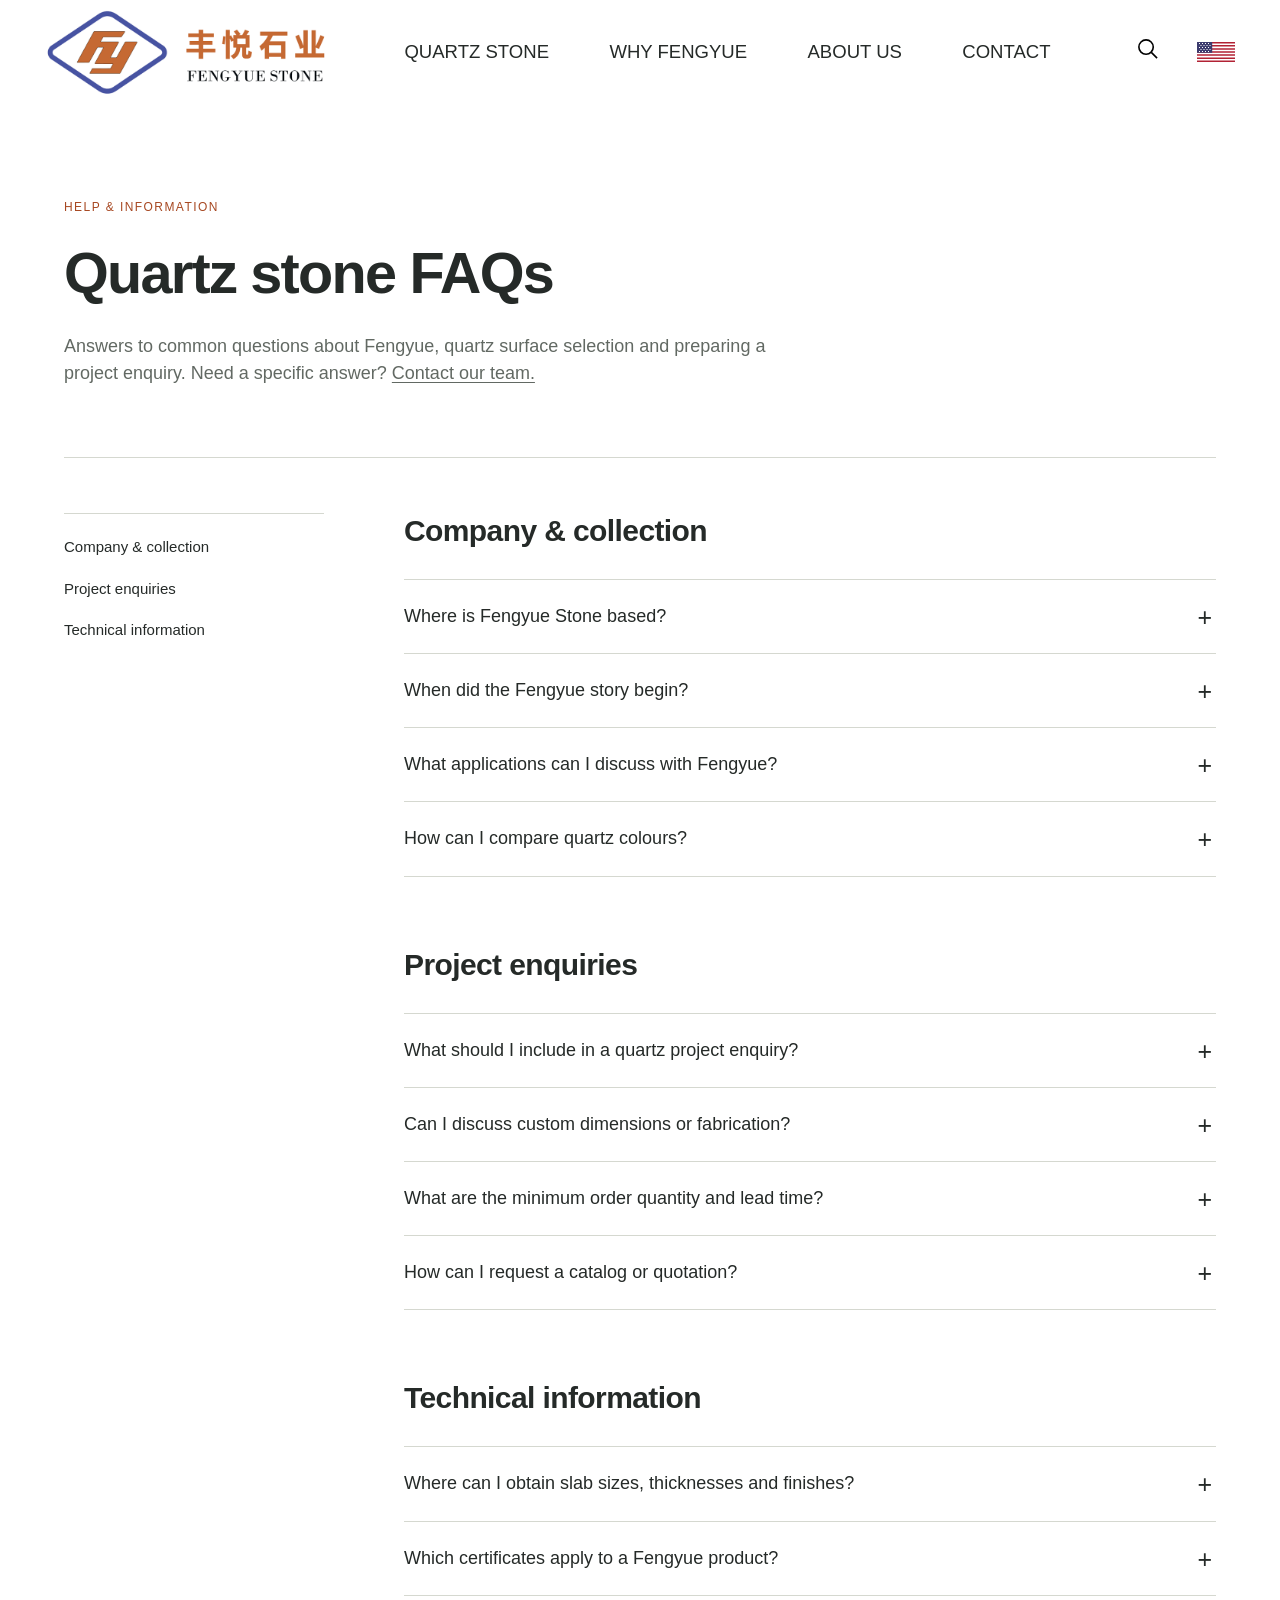
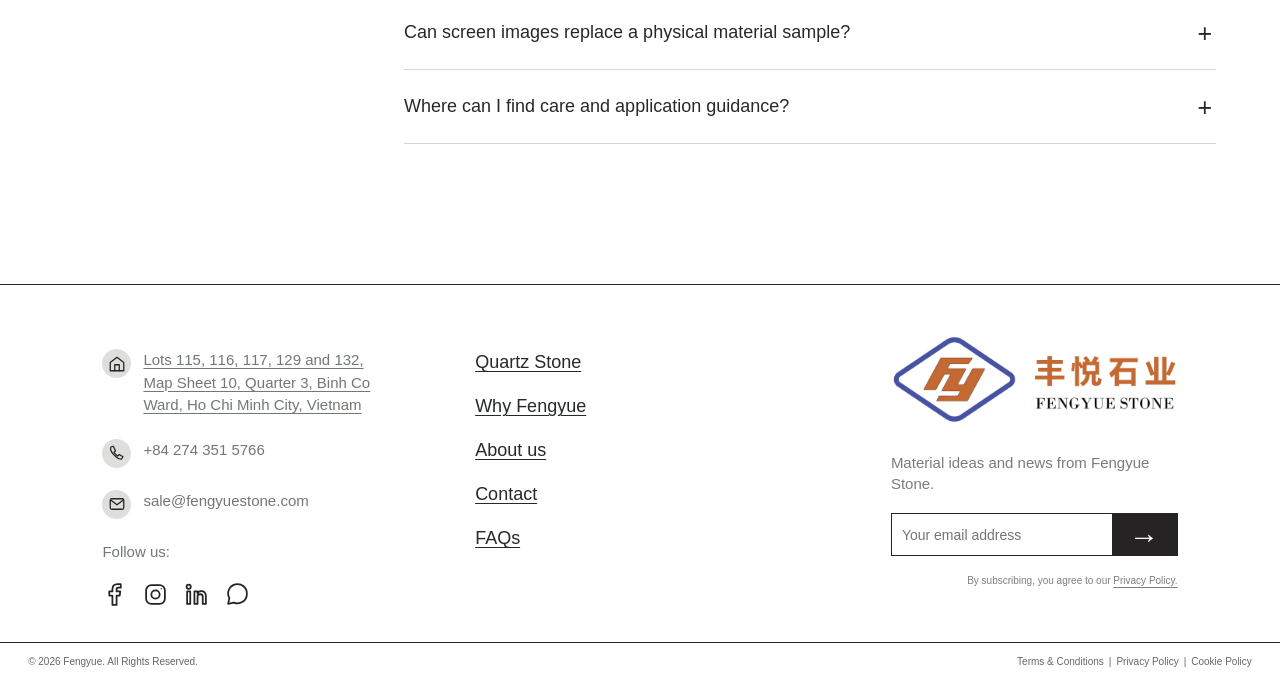
<file: faq.html>
<!doctype html><html lang="en"><head><meta charset="utf-8"><meta name="viewport" content="width=device-width,initial-scale=1"><title>Quartz Stone FAQs | Fengyue Stone Vietnam</title><link rel="stylesheet" href="styles.css?v=7"><link rel="stylesheet" href="refinements.css?v=7"><link rel="stylesheet" href="pages.css?v=7"><script src="app.js?v=7" defer></script><script src="enhancements.js?v=7" defer></script><script src="pages.js?v=7" defer></script><link rel="stylesheet" href="revision.css?v=7"><script src="revision.js?v=7" defer></script><link rel="stylesheet" href="polish.css?v=7"><meta name="description" content="Find answers about Fengyue, quartz colours, material selection, quotations and project requirements. Contact our Vietnam team for current technical data."><meta name="robots" content="noindex, nofollow"><meta property="og:title" content="Quartz Stone FAQs | Fengyue Stone Vietnam"><meta property="og:description" content="Find answers about Fengyue, quartz colours, material selection, quotations and project requirements. Contact our Vietnam team for current technical data."><meta property="og:type" content="website"><meta property="og:url" content="https://fengyue-design-review-nov17.artifexvietnam.chatgpt.site/faq.html"><meta property="og:image" content="https://fengyue-design-review-nov17.artifexvietnam.chatgpt.site/assets/Rectangle-132-1.png"><script type="application/ld+json">{"@context": "https://schema.org", "@graph": [{"@type": "Organization", "@id": "https://fengyuestone.com/#organization", "name": "Fengyue Stone", "alternateName": ["Feng Yue Stone", "FengYueStone"], "url": "https://fengyuestone.com/", "email": "sale@fengyuestone.com", "telephone": "+84-274-351-5766", "address": {"@type": "PostalAddress", "streetAddress": "Lots 115, 116, 117, 129 and 132, Map Sheet 10, Quarter 3", "addressLocality": "Binh Co Ward", "addressRegion": "Ho Chi Minh City", "addressCountry": "VN"}}, {"@type": "WebPage", "@id": "https://fengyue-design-review-nov17.artifexvietnam.chatgpt.site/faq.html#page", "url": "https://fengyue-design-review-nov17.artifexvietnam.chatgpt.site/faq.html", "name": "Quartz Stone FAQs | Fengyue Stone Vietnam", "description": "Find answers about Fengyue, quartz colours, material selection, quotations and project requirements. Contact our Vietnam team for current technical data.", "inLanguage": "en", "about": {"@id": "https://fengyuestone.com/#organization"}}, {"@type": "BreadcrumbList", "itemListElement": [{"@type": "ListItem", "position": 1, "name": "Home", "item": "https://fengyue-design-review-nov17.artifexvietnam.chatgpt.site/"}, {"@type": "ListItem", "position": 2, "name": "Quartz stone FAQs", "item": "https://fengyue-design-review-nov17.artifexvietnam.chatgpt.site/faq.html"}]}]}</script><link rel="stylesheet" href="content.css?v=7"><script src="content.js?v=7" defer></script></head><body><header><a class="brand" href="index.html"><img src="assets/logo.png" alt="Fengyue Stone"></a><nav aria-label="Main navigation"><a href="quartz.html">QUARTZ STONE</a><a href="why-fengyue.html">WHY FENGYUE</a><a href="about.html">ABOUT US</a><a href="contact.html">CONTACT</a></nav><button class="search-button" aria-label="Search stones"><svg width="23" height="23" viewbox="0 0 24 24" fill="none" stroke="currentColor" stroke-width="1.7"><circle cx="10.5" cy="10.5" r="7.5"></circle><path d="m16 16 6 6"></path></svg></button><span class="flag" title="English" aria-label="English"><svg viewbox="0 0 38 20" width="38" height="20" aria-hidden="true"><path fill="#fff" d="M0 0h38v20H0z"></path><path stroke="#b22234" stroke-width="1.54" d="M0 .77h38M0 3.85h38M0 6.92h38M0 10h38M0 13.08h38M0 16.15h38M0 19.23h38"></path><path fill="#3c3b6e" d="M0 0h15.2v10.77H0z"></path><path fill="#fff" d="M2 1h1v1H2zm3 0h1v1H5zm3 0h1v1H8zm3 0h1v1h-1zM3.5 3h1v1h-1zm3 0h1v1h-1zm3 0h1v1h-1zm3 0h1v1h-1zM2 5h1v1H2zm3 0h1v1H5zm3 0h1v1H8zm3 0h1v1h-1zM3.5 7h1v1h-1zm3 0h1v1h-1zm3 0h1v1h-1zm3 0h1v1h-1zM2 9h1v1H2zm3 0h1v1H5zm3 0h1v1H8zm3 0h1v1h-1z"></path></svg></span><button class="menu" aria-label="Toggle navigation" aria-expanded="false">☰</button></header><div class="search-panel" hidden><label>Find a stone <input type="search" placeholder="Name or product code"></label><button class="close-search" aria-label="Close search">×</button><p class="search-status" aria-live="polite"></p></div><main class="support-page"><section class="support-heading wrap"><p class="eyebrow">HELP &amp; INFORMATION</p><h1>Quartz stone FAQs</h1><p>Answers to common questions about Fengyue, quartz surface selection and preparing a project enquiry. Need a specific answer? <a href="contact.html">Contact our team.</a></p></section><section class="faq-layout wrap"><nav class="faq-categories" aria-label="FAQ categories"><a href="#faq-0">Company &amp; collection</a><a href="#faq-1">Project enquiries</a><a href="#faq-2">Technical information</a></nav><div class="faq-content"><section id="faq-0" class="faq-group"><h2>Company &amp; collection</h2><details class="faq-item"><summary>Where is Fengyue Stone based?</summary><p>Fengyue Stone is based in Vietnam. Our current Contact page lists Lots 115, 116, 117, 129 and 132, Map Sheet 10, Quarter 3, Binh Co Ward, Ho Chi Minh City. Contact the team to confirm the location and appointment arrangements before visiting.</p></details><details class="faq-item"><summary>When did the Fengyue story begin?</summary><p>The company introduction video describes Fengyue as having been established in 2012. You can watch the film on our About Us page.</p></details><details class="faq-item"><summary>What applications can I discuss with Fengyue?</summary><p>Our website presents stone surfaces for kitchen countertops, kitchen islands, vanity tops and other interior applications. Confirm the suitability of the selected material for your intended use with the team.</p></details><details class="faq-item"><summary>How can I compare quartz colours?</summary><p>Use the collection filters to explore white, beige, grey and black surface ideas. Online images are a starting point: ask the team about the current collection and sample availability before making a final selection.</p></details></section><section id="faq-1" class="faq-group"><h2>Project enquiries</h2><details class="faq-item"><summary>What should I include in a quartz project enquiry?</summary><p>Include your selected surface or reference image, intended application, dimensions or drawings, quantities, edge and cut-out requirements, destination and preferred timing. These details help the team review the enquiry.</p></details><details class="faq-item"><summary>Can I discuss custom dimensions or fabrication?</summary><p>Yes, you can send your drawings and fabrication requirements for review. The team will confirm the available material, technical options, feasibility and agreed scope for your project.</p></details><details class="faq-item"><summary>What are the minimum order quantity and lead time?</summary><p>Order quantities, production schedules and delivery arrangements are confirmed for each enquiry. Please contact Fengyue with the product selection, quantity, destination and timing you need.</p></details><details class="faq-item"><summary>How can I request a catalog or quotation?</summary><p>Use the Contact form to describe your requirements, or email sale@fengyuestone.com. Ask for the latest collection information and confirm the applicable quotation and commercial terms directly with the team.</p></details></section><section id="faq-2" class="faq-group"><h2>Technical information</h2><details class="faq-item"><summary>Where can I obtain slab sizes, thicknesses and finishes?</summary><p>Request the current technical information for the exact product you are considering. The design samples on this preview are illustrative and do not establish available dimensions, thicknesses or finishes.</p></details><details class="faq-item"><summary>Which certificates apply to a Fengyue product?</summary><p>Ask for the current documents relevant to the selected product, application and destination market. Certificate illustrations shown in this design preview are placeholders and are not evidence of certification.</p></details><details class="faq-item"><summary>Can screen images replace a physical material sample?</summary><p>Screen settings, lighting and photography can affect the appearance of colour and veining. Use online images for initial exploration and confirm your final choice with the team and any available physical sample.</p></details><details class="faq-item"><summary>Where can I find care and application guidance?</summary><p>Ask the team for the care instructions and technical guidance for your selected surface. Confirm specific requirements such as outdoor exposure, heat, installation and cleaning before specifying the material.</p></details></section></div></section></main><footer><div class="footer-main"><div class="contact-info"><p><span class="contact-icon"><svg viewbox="0 0 24 24" fill="none" stroke="currentColor" stroke-width="1.7" stroke-linecap="round" stroke-linejoin="round" aria-hidden="true"><path d="m3 10 9-7 9 7v11H3Z"></path><path d="M9 21v-8h6v8"></path></svg></span><a href="https://www.google.com/maps/search/?api=1&amp;query=Fengyue%20Stone%20Lots%20115%2C%20116%2C%20117%2C%20129%20and%20132%2C%20Map%20Sheet%2010%2C%20Quarter%203%2C%20Binh%20Co%20Ward%2C%20Ho%20Chi%20Minh%20City%2C%20Vietnam" target="_blank" rel="noopener">Lots 115, 116, 117, 129 and 132, Map Sheet 10, Quarter 3, Binh Co Ward, Ho Chi Minh City, Vietnam</a></p><p><span class="contact-icon"><svg viewbox="0 0 24 24" fill="none" stroke="currentColor" stroke-width="1.7" stroke-linecap="round" stroke-linejoin="round" aria-hidden="true"><path d="M7 3 4 4c-3 5 8 17 14 16l2-3-5-3-2 2a13 13 0 0 1-5-5l2-2Z"></path></svg></span><a href="tel:+842743515766">+84 274 351 5766</a></p><p><span class="contact-icon"><svg viewbox="0 0 24 24" fill="none" stroke="currentColor" stroke-width="1.7" stroke-linecap="round" stroke-linejoin="round" aria-hidden="true"><rect x="3" y="5" width="18" height="14" rx="2"></rect><path d="m4 7 8 6 8-6"></path></svg></span><a href="mailto:sale@fengyuestone.com">sale@fengyuestone.com</a></p><p class="follow">Follow us:</p><div class="social" aria-label="Social channels"><button type="button" data-social="facebook" aria-label="Facebook"><svg viewbox="0 0 24 24" fill="none" stroke="currentColor" stroke-width="1.7" stroke-linecap="round" stroke-linejoin="round" aria-hidden="true"><path d="M14 22v-9h3l.5-4H14V7c0-1 .5-1.5 1.5-1.5H18V2h-3c-3 0-5 2-5 5v2H7v4h3v9Z"></path></svg></button><button type="button" data-social="instagram" aria-label="Instagram"><svg viewbox="0 0 24 24" fill="none" stroke="currentColor" stroke-width="1.7" stroke-linecap="round" stroke-linejoin="round" aria-hidden="true"><rect x="3" y="3" width="18" height="18" rx="5"></rect><circle cx="12" cy="12" r="4"></circle><circle cx="17.5" cy="6.5" r=".7" fill="currentColor" stroke="none"></circle></svg></button><button type="button" data-social="linkedin" aria-label="Linkedin"><svg viewbox="0 0 24 24" fill="none" stroke="currentColor" stroke-width="1.7" stroke-linecap="round" stroke-linejoin="round" aria-hidden="true"><circle cx="4.5" cy="4.5" r="2"></circle><path d="M3 9h3v12H3Z M10 9h3v2c1-3 8-4 8 3v7h-3v-7c0-3-5-3-5 0v7h-3Z"></path></svg></button><button type="button" data-social="chat" aria-label="Chat"><svg viewbox="0 0 24 24" fill="none" stroke="currentColor" stroke-width="1.7" stroke-linecap="round" stroke-linejoin="round" aria-hidden="true"><path d="M21 11.5a9 9 0 0 1-12.5 8.3L3 21l1.2-5.5A9 9 0 1 1 21 11.5Z"></path></svg></button></div></div><div class="footer-nav"><a href="quartz.html">Quartz Stone</a><a href="why-fengyue.html">Why Fengyue</a><a href="about.html">About us</a><a href="contact.html">Contact</a><a href="faq.html">FAQs</a></div><div class="newsletter"><a href="index.html"><img src="assets/logo.png" alt="Fengyue Stone"></a><p>Material ideas and news from Fengyue Stone.</p><form class="subscribe"><label class="sr-only" for="newsletter">Your email address</label><input id="newsletter" type="email" required placeholder="Your email address"><button aria-label="Subscribe">→</button></form><small>By subscribing, you agree to our <a href="privacy-policy.html">Privacy Policy.</a></small><p class="form-status" aria-live="polite"></p></div></div><div class="legal"><span>© 2026 Fengyue. All Rights Reserved.</span><span><a href="terms-and-conditions.html">Terms &amp; Conditions</a> | <a href="privacy-policy.html">Privacy Policy</a> | <a href="cookie-policy.html">Cookie Policy</a></span></div></footer><dialog id="notice"><button class="dialog-close" aria-label="Close">×</button><h2></h2><p></p></dialog></body></html>
</file>
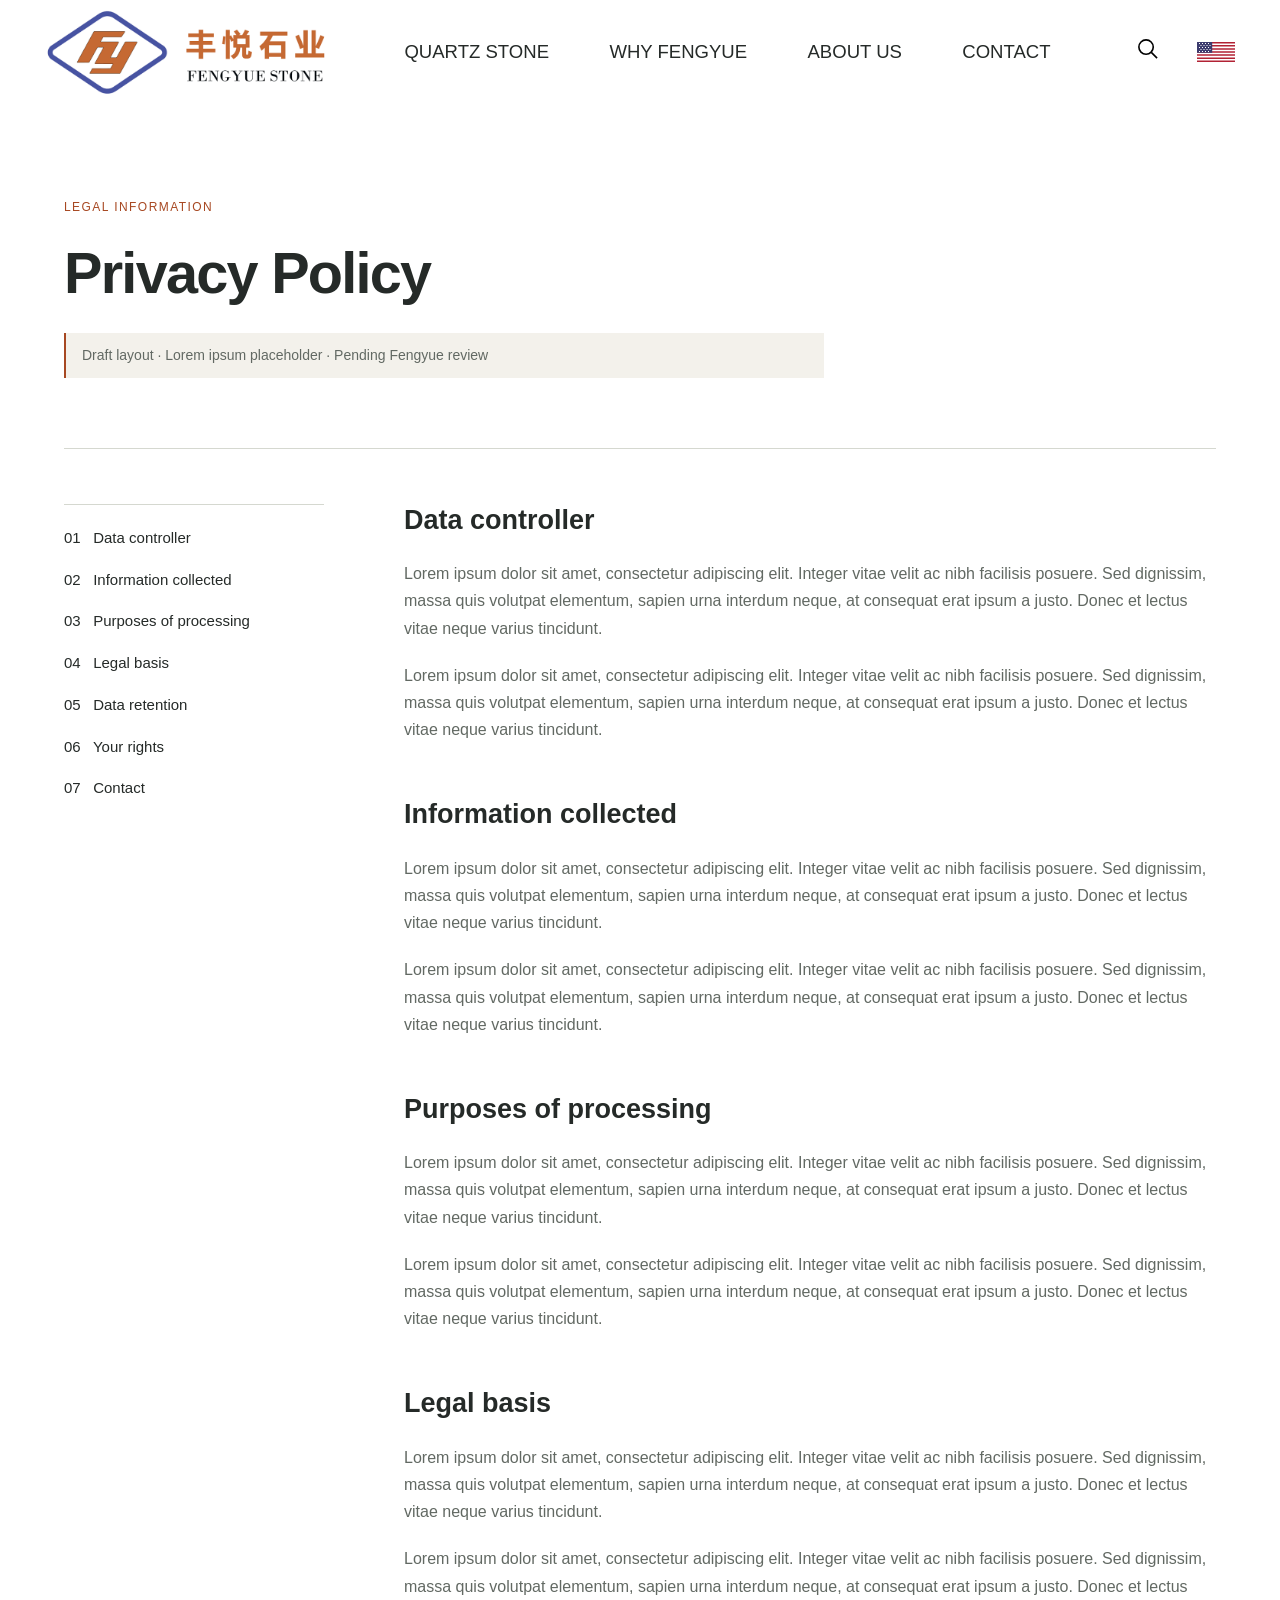
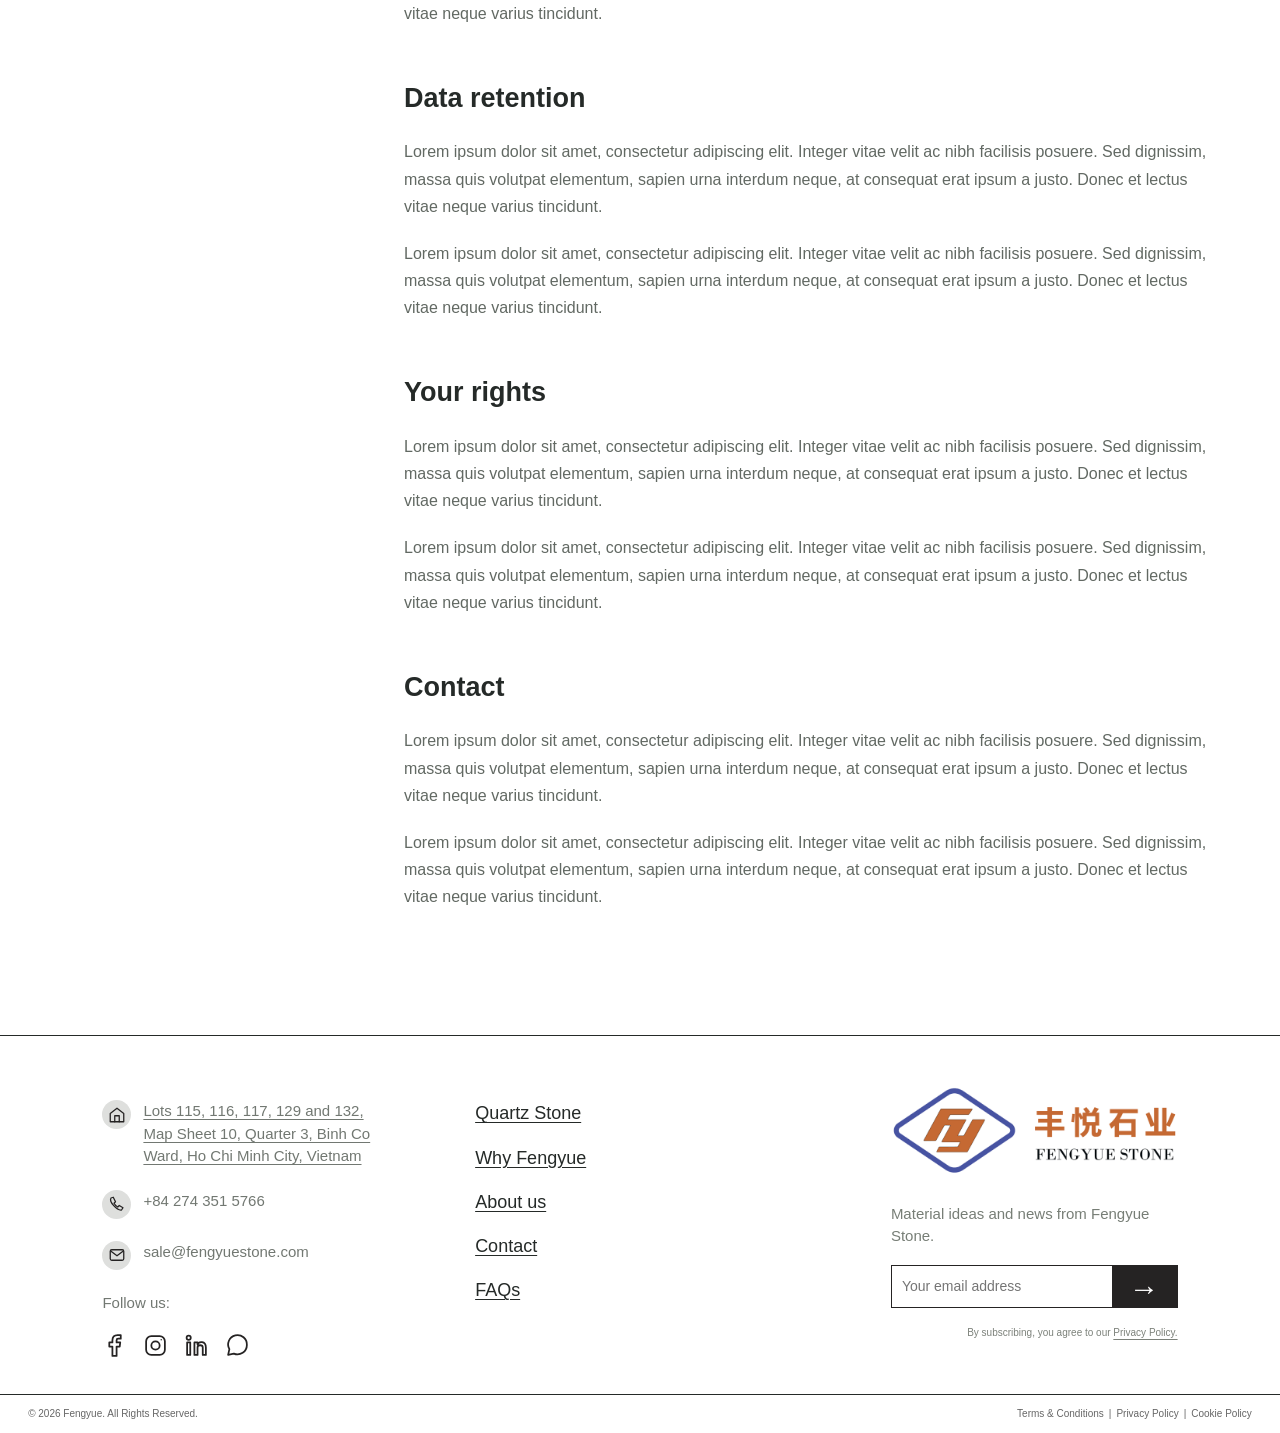
<file: privacy-policy.html>
<!doctype html><html lang="en"><head><meta charset="utf-8"><meta name="viewport" content="width=device-width,initial-scale=1"><title>Privacy Policy | Fengyue Stone</title><link rel="stylesheet" href="styles.css?v=7"><link rel="stylesheet" href="refinements.css?v=7"><link rel="stylesheet" href="pages.css?v=7"><script src="app.js?v=7" defer></script><script src="enhancements.js?v=7" defer></script><script src="pages.js?v=7" defer></script><link rel="stylesheet" href="revision.css?v=7"><script src="revision.js?v=7" defer></script><link rel="stylesheet" href="polish.css?v=7"><meta name="description" content="Draft privacy policy layout awaiting Fengyue review."><meta name="robots" content="noindex, nofollow"><meta property="og:title" content="Privacy Policy | Fengyue Stone"><meta property="og:description" content="Draft privacy policy layout awaiting Fengyue review."><meta property="og:type" content="website"><meta property="og:url" content="https://fengyue-design-review-nov17.artifexvietnam.chatgpt.site/privacy-policy.html"><meta property="og:image" content="https://fengyue-design-review-nov17.artifexvietnam.chatgpt.site/assets/Rectangle-132-1.png"><script type="application/ld+json">{"@context": "https://schema.org", "@graph": [{"@type": "Organization", "@id": "https://fengyuestone.com/#organization", "name": "Fengyue Stone", "alternateName": ["Feng Yue Stone", "FengYueStone"], "url": "https://fengyuestone.com/", "email": "sale@fengyuestone.com", "telephone": "+84-274-351-5766", "address": {"@type": "PostalAddress", "streetAddress": "Lots 115, 116, 117, 129 and 132, Map Sheet 10, Quarter 3", "addressLocality": "Binh Co Ward", "addressRegion": "Ho Chi Minh City", "addressCountry": "VN"}}, {"@type": "WebPage", "@id": "https://fengyue-design-review-nov17.artifexvietnam.chatgpt.site/privacy-policy.html#page", "url": "https://fengyue-design-review-nov17.artifexvietnam.chatgpt.site/privacy-policy.html", "name": "Privacy Policy | Fengyue Stone", "description": "Draft privacy policy layout awaiting Fengyue review.", "inLanguage": "en", "about": {"@id": "https://fengyuestone.com/#organization"}}, {"@type": "BreadcrumbList", "itemListElement": [{"@type": "ListItem", "position": 1, "name": "Home", "item": "https://fengyue-design-review-nov17.artifexvietnam.chatgpt.site/"}, {"@type": "ListItem", "position": 2, "name": "Privacy Policy", "item": "https://fengyue-design-review-nov17.artifexvietnam.chatgpt.site/privacy-policy.html"}]}]}</script><link rel="stylesheet" href="content.css?v=7"><script src="content.js?v=7" defer></script></head><body><header><a class="brand" href="index.html"><img src="assets/logo.png" alt="Fengyue Stone"></a><nav aria-label="Main navigation"><a href="quartz.html">QUARTZ STONE</a><a href="why-fengyue.html">WHY FENGYUE</a><a href="about.html">ABOUT US</a><a href="contact.html">CONTACT</a></nav><button class="search-button" aria-label="Search stones"><svg width="23" height="23" viewbox="0 0 24 24" fill="none" stroke="currentColor" stroke-width="1.7"><circle cx="10.5" cy="10.5" r="7.5"></circle><path d="m16 16 6 6"></path></svg></button><span class="flag" title="English" aria-label="English"><svg viewbox="0 0 38 20" width="38" height="20" aria-hidden="true"><path fill="#fff" d="M0 0h38v20H0z"></path><path stroke="#b22234" stroke-width="1.54" d="M0 .77h38M0 3.85h38M0 6.92h38M0 10h38M0 13.08h38M0 16.15h38M0 19.23h38"></path><path fill="#3c3b6e" d="M0 0h15.2v10.77H0z"></path><path fill="#fff" d="M2 1h1v1H2zm3 0h1v1H5zm3 0h1v1H8zm3 0h1v1h-1zM3.5 3h1v1h-1zm3 0h1v1h-1zm3 0h1v1h-1zm3 0h1v1h-1zM2 5h1v1H2zm3 0h1v1H5zm3 0h1v1H8zm3 0h1v1h-1zM3.5 7h1v1h-1zm3 0h1v1h-1zm3 0h1v1h-1zm3 0h1v1h-1zM2 9h1v1H2zm3 0h1v1H5zm3 0h1v1H8zm3 0h1v1h-1z"></path></svg></span><button class="menu" aria-label="Toggle navigation" aria-expanded="false">☰</button></header><div class="search-panel" hidden><label>Find a stone <input type="search" placeholder="Name or product code"></label><button class="close-search" aria-label="Close search">×</button><p class="search-status" aria-live="polite"></p></div><main class="support-page legal-page"><section class="support-heading wrap"><p class="eyebrow">LEGAL INFORMATION</p><h1>Privacy Policy</h1><p class="draft-label">Draft layout · Lorem ipsum placeholder · Pending Fengyue review</p></section><div class="legal-layout wrap"><nav class="legal-toc" aria-label="On this page"><a href="#legal-0">01   Data controller</a><a href="#legal-1">02   Information collected</a><a href="#legal-2">03   Purposes of processing</a><a href="#legal-3">04   Legal basis</a><a href="#legal-4">05   Data retention</a><a href="#legal-5">06   Your rights</a><a href="#legal-6">07   Contact</a></nav><article class="legal-copy"><section id="legal-0"><h2>Data controller</h2><p>Lorem ipsum dolor sit amet, consectetur adipiscing elit. Integer vitae velit ac nibh facilisis posuere. Sed dignissim, massa quis volutpat elementum, sapien urna interdum neque, at consequat erat ipsum a justo. Donec et lectus vitae neque varius tincidunt.</p><p>Lorem ipsum dolor sit amet, consectetur adipiscing elit. Integer vitae velit ac nibh facilisis posuere. Sed dignissim, massa quis volutpat elementum, sapien urna interdum neque, at consequat erat ipsum a justo. Donec et lectus vitae neque varius tincidunt.</p></section><section id="legal-1"><h2>Information collected</h2><p>Lorem ipsum dolor sit amet, consectetur adipiscing elit. Integer vitae velit ac nibh facilisis posuere. Sed dignissim, massa quis volutpat elementum, sapien urna interdum neque, at consequat erat ipsum a justo. Donec et lectus vitae neque varius tincidunt.</p><p>Lorem ipsum dolor sit amet, consectetur adipiscing elit. Integer vitae velit ac nibh facilisis posuere. Sed dignissim, massa quis volutpat elementum, sapien urna interdum neque, at consequat erat ipsum a justo. Donec et lectus vitae neque varius tincidunt.</p></section><section id="legal-2"><h2>Purposes of processing</h2><p>Lorem ipsum dolor sit amet, consectetur adipiscing elit. Integer vitae velit ac nibh facilisis posuere. Sed dignissim, massa quis volutpat elementum, sapien urna interdum neque, at consequat erat ipsum a justo. Donec et lectus vitae neque varius tincidunt.</p><p>Lorem ipsum dolor sit amet, consectetur adipiscing elit. Integer vitae velit ac nibh facilisis posuere. Sed dignissim, massa quis volutpat elementum, sapien urna interdum neque, at consequat erat ipsum a justo. Donec et lectus vitae neque varius tincidunt.</p></section><section id="legal-3"><h2>Legal basis</h2><p>Lorem ipsum dolor sit amet, consectetur adipiscing elit. Integer vitae velit ac nibh facilisis posuere. Sed dignissim, massa quis volutpat elementum, sapien urna interdum neque, at consequat erat ipsum a justo. Donec et lectus vitae neque varius tincidunt.</p><p>Lorem ipsum dolor sit amet, consectetur adipiscing elit. Integer vitae velit ac nibh facilisis posuere. Sed dignissim, massa quis volutpat elementum, sapien urna interdum neque, at consequat erat ipsum a justo. Donec et lectus vitae neque varius tincidunt.</p></section><section id="legal-4"><h2>Data retention</h2><p>Lorem ipsum dolor sit amet, consectetur adipiscing elit. Integer vitae velit ac nibh facilisis posuere. Sed dignissim, massa quis volutpat elementum, sapien urna interdum neque, at consequat erat ipsum a justo. Donec et lectus vitae neque varius tincidunt.</p><p>Lorem ipsum dolor sit amet, consectetur adipiscing elit. Integer vitae velit ac nibh facilisis posuere. Sed dignissim, massa quis volutpat elementum, sapien urna interdum neque, at consequat erat ipsum a justo. Donec et lectus vitae neque varius tincidunt.</p></section><section id="legal-5"><h2>Your rights</h2><p>Lorem ipsum dolor sit amet, consectetur adipiscing elit. Integer vitae velit ac nibh facilisis posuere. Sed dignissim, massa quis volutpat elementum, sapien urna interdum neque, at consequat erat ipsum a justo. Donec et lectus vitae neque varius tincidunt.</p><p>Lorem ipsum dolor sit amet, consectetur adipiscing elit. Integer vitae velit ac nibh facilisis posuere. Sed dignissim, massa quis volutpat elementum, sapien urna interdum neque, at consequat erat ipsum a justo. Donec et lectus vitae neque varius tincidunt.</p></section><section id="legal-6"><h2>Contact</h2><p>Lorem ipsum dolor sit amet, consectetur adipiscing elit. Integer vitae velit ac nibh facilisis posuere. Sed dignissim, massa quis volutpat elementum, sapien urna interdum neque, at consequat erat ipsum a justo. Donec et lectus vitae neque varius tincidunt.</p><p>Lorem ipsum dolor sit amet, consectetur adipiscing elit. Integer vitae velit ac nibh facilisis posuere. Sed dignissim, massa quis volutpat elementum, sapien urna interdum neque, at consequat erat ipsum a justo. Donec et lectus vitae neque varius tincidunt.</p></section></article></div></main><footer><div class="footer-main"><div class="contact-info"><p><span class="contact-icon"><svg viewbox="0 0 24 24" fill="none" stroke="currentColor" stroke-width="1.7" stroke-linecap="round" stroke-linejoin="round" aria-hidden="true"><path d="m3 10 9-7 9 7v11H3Z"></path><path d="M9 21v-8h6v8"></path></svg></span><a href="https://www.google.com/maps/search/?api=1&amp;query=Fengyue%20Stone%20Lots%20115%2C%20116%2C%20117%2C%20129%20and%20132%2C%20Map%20Sheet%2010%2C%20Quarter%203%2C%20Binh%20Co%20Ward%2C%20Ho%20Chi%20Minh%20City%2C%20Vietnam" target="_blank" rel="noopener">Lots 115, 116, 117, 129 and 132, Map Sheet 10, Quarter 3, Binh Co Ward, Ho Chi Minh City, Vietnam</a></p><p><span class="contact-icon"><svg viewbox="0 0 24 24" fill="none" stroke="currentColor" stroke-width="1.7" stroke-linecap="round" stroke-linejoin="round" aria-hidden="true"><path d="M7 3 4 4c-3 5 8 17 14 16l2-3-5-3-2 2a13 13 0 0 1-5-5l2-2Z"></path></svg></span><a href="tel:+842743515766">+84 274 351 5766</a></p><p><span class="contact-icon"><svg viewbox="0 0 24 24" fill="none" stroke="currentColor" stroke-width="1.7" stroke-linecap="round" stroke-linejoin="round" aria-hidden="true"><rect x="3" y="5" width="18" height="14" rx="2"></rect><path d="m4 7 8 6 8-6"></path></svg></span><a href="mailto:sale@fengyuestone.com">sale@fengyuestone.com</a></p><p class="follow">Follow us:</p><div class="social" aria-label="Social channels"><button type="button" data-social="facebook" aria-label="Facebook"><svg viewbox="0 0 24 24" fill="none" stroke="currentColor" stroke-width="1.7" stroke-linecap="round" stroke-linejoin="round" aria-hidden="true"><path d="M14 22v-9h3l.5-4H14V7c0-1 .5-1.5 1.5-1.5H18V2h-3c-3 0-5 2-5 5v2H7v4h3v9Z"></path></svg></button><button type="button" data-social="instagram" aria-label="Instagram"><svg viewbox="0 0 24 24" fill="none" stroke="currentColor" stroke-width="1.7" stroke-linecap="round" stroke-linejoin="round" aria-hidden="true"><rect x="3" y="3" width="18" height="18" rx="5"></rect><circle cx="12" cy="12" r="4"></circle><circle cx="17.5" cy="6.5" r=".7" fill="currentColor" stroke="none"></circle></svg></button><button type="button" data-social="linkedin" aria-label="Linkedin"><svg viewbox="0 0 24 24" fill="none" stroke="currentColor" stroke-width="1.7" stroke-linecap="round" stroke-linejoin="round" aria-hidden="true"><circle cx="4.5" cy="4.5" r="2"></circle><path d="M3 9h3v12H3Z M10 9h3v2c1-3 8-4 8 3v7h-3v-7c0-3-5-3-5 0v7h-3Z"></path></svg></button><button type="button" data-social="chat" aria-label="Chat"><svg viewbox="0 0 24 24" fill="none" stroke="currentColor" stroke-width="1.7" stroke-linecap="round" stroke-linejoin="round" aria-hidden="true"><path d="M21 11.5a9 9 0 0 1-12.5 8.3L3 21l1.2-5.5A9 9 0 1 1 21 11.5Z"></path></svg></button></div></div><div class="footer-nav"><a href="quartz.html">Quartz Stone</a><a href="why-fengyue.html">Why Fengyue</a><a href="about.html">About us</a><a href="contact.html">Contact</a><a href="faq.html">FAQs</a></div><div class="newsletter"><a href="index.html"><img src="assets/logo.png" alt="Fengyue Stone"></a><p>Material ideas and news from Fengyue Stone.</p><form class="subscribe"><label class="sr-only" for="newsletter">Your email address</label><input id="newsletter" type="email" required placeholder="Your email address"><button aria-label="Subscribe">→</button></form><small>By subscribing, you agree to our <a href="privacy-policy.html">Privacy Policy.</a></small><p class="form-status" aria-live="polite"></p></div></div><div class="legal"><span>© 2026 Fengyue. All Rights Reserved.</span><span><a href="terms-and-conditions.html">Terms &amp; Conditions</a> | <a href="privacy-policy.html">Privacy Policy</a> | <a href="cookie-policy.html">Cookie Policy</a></span></div></footer><dialog id="notice"><button class="dialog-close" aria-label="Close">×</button><h2></h2><p></p></dialog></body></html>
</file>
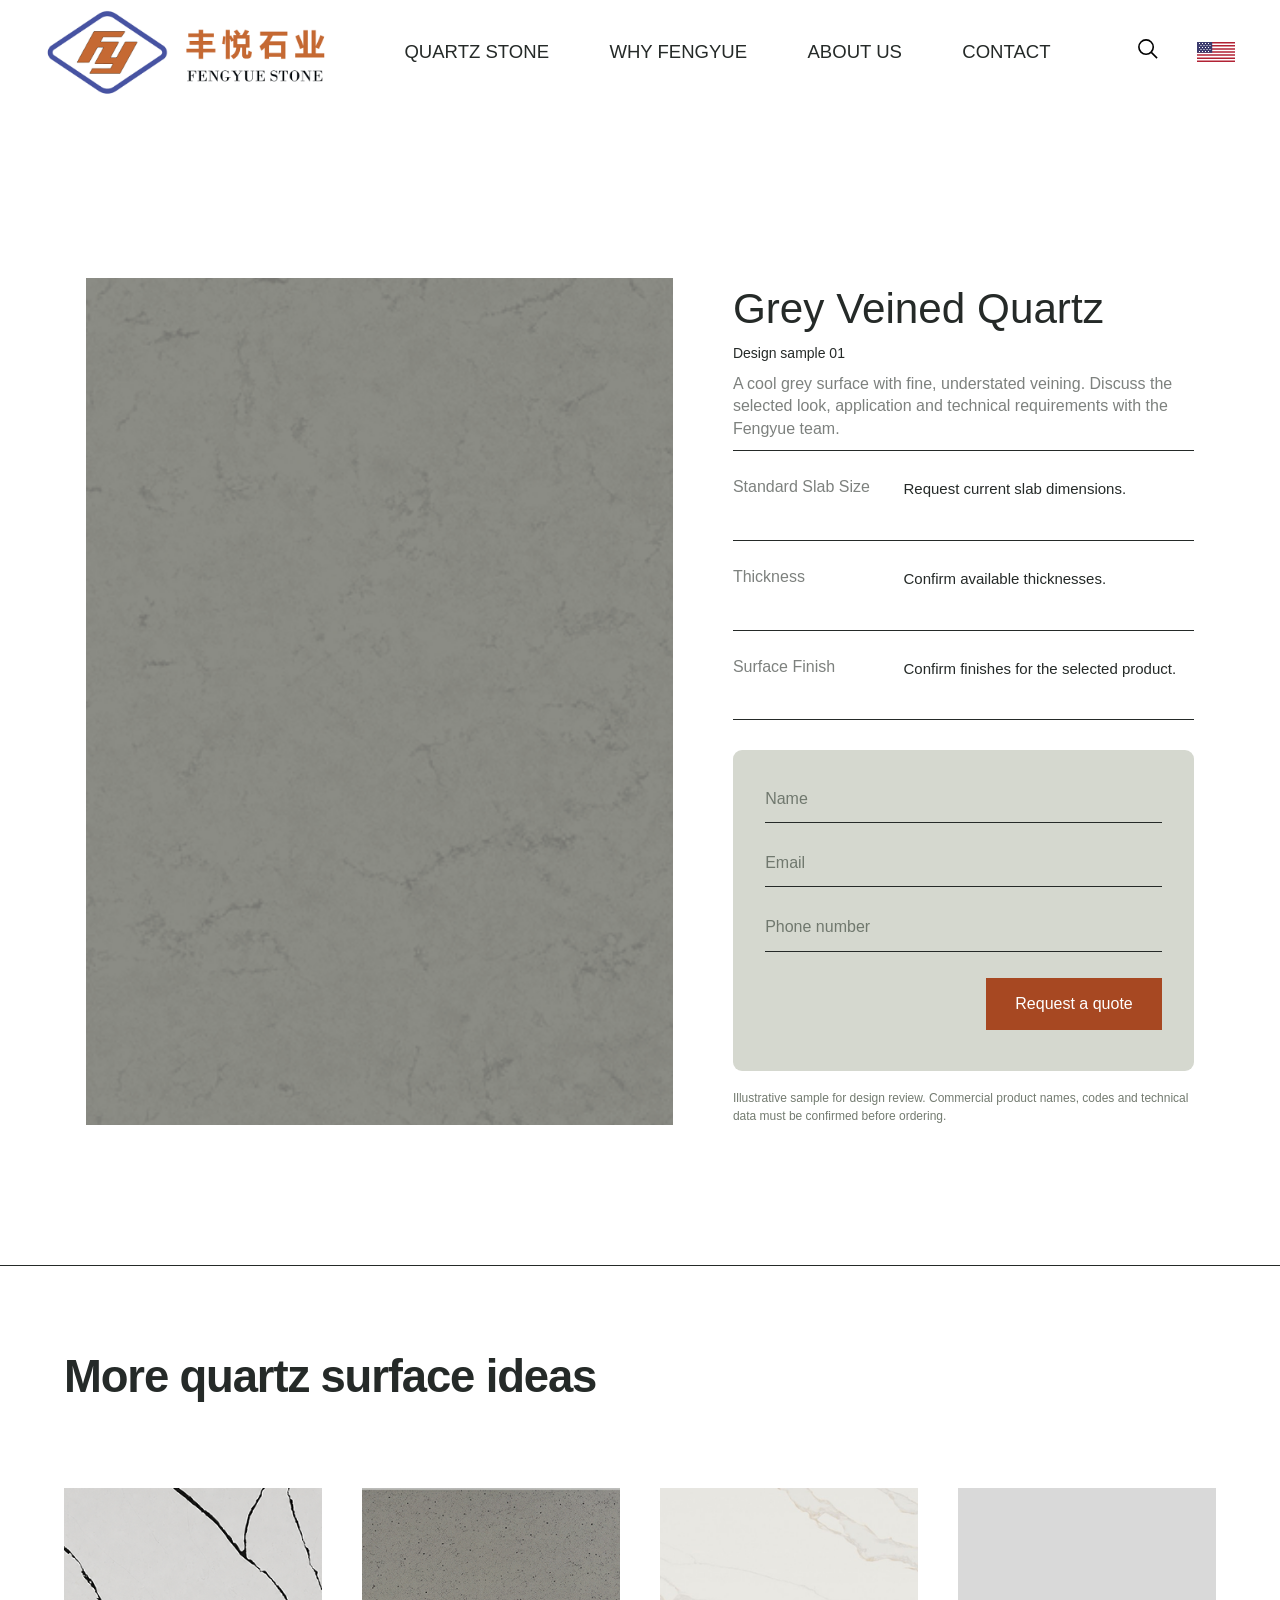
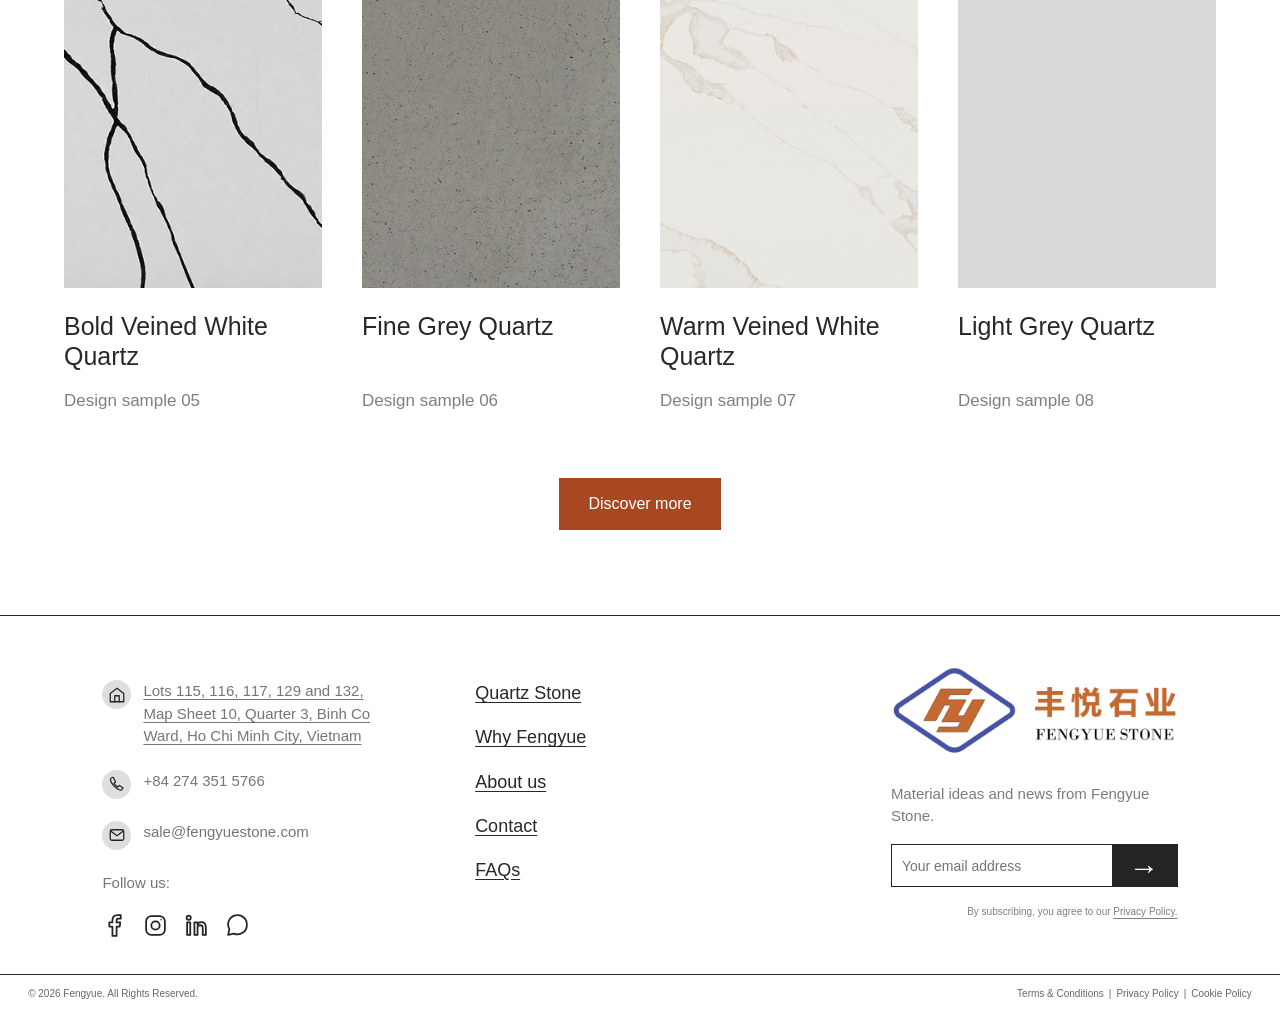
<file: quartz-detail.html>
<!doctype html><html lang="en"><head><meta charset="utf-8"><meta name="viewport" content="width=device-width,initial-scale=1"><title>Quartz Surface Details &amp; Enquiries | Fengyue Stone</title><link rel="stylesheet" href="styles.css?v=7"><link rel="stylesheet" href="refinements.css?v=7"><link rel="stylesheet" href="pages.css?v=7"><script src="app.js?v=7" defer></script><script src="enhancements.js?v=7" defer></script><script src="pages.js?v=7" defer></script><link rel="stylesheet" href="revision.css?v=7"><script src="revision.js?v=7" defer></script><link rel="stylesheet" href="polish.css?v=7"><meta name="description" content="Explore a quartz surface design and discuss slab dimensions, thickness, finish and project requirements with the Fengyue Stone team in Vietnam."><meta name="robots" content="noindex, nofollow"><meta property="og:title" content="Quartz Surface Details &amp; Enquiries | Fengyue Stone"><meta property="og:description" content="Explore a quartz surface design and discuss slab dimensions, thickness, finish and project requirements with the Fengyue Stone team in Vietnam."><meta property="og:type" content="website"><meta property="og:url" content="https://fengyue-design-review-nov17.artifexvietnam.chatgpt.site/quartz-detail.html"><meta property="og:image" content="https://fengyue-design-review-nov17.artifexvietnam.chatgpt.site/assets/Rectangle-132-1.png"><script type="application/ld+json">{"@context": "https://schema.org", "@graph": [{"@type": "Organization", "@id": "https://fengyuestone.com/#organization", "name": "Fengyue Stone", "alternateName": ["Feng Yue Stone", "FengYueStone"], "url": "https://fengyuestone.com/", "email": "sale@fengyuestone.com", "telephone": "+84-274-351-5766", "address": {"@type": "PostalAddress", "streetAddress": "Lots 115, 116, 117, 129 and 132, Map Sheet 10, Quarter 3", "addressLocality": "Binh Co Ward", "addressRegion": "Ho Chi Minh City", "addressCountry": "VN"}}, {"@type": "WebPage", "@id": "https://fengyue-design-review-nov17.artifexvietnam.chatgpt.site/quartz-detail.html#page", "url": "https://fengyue-design-review-nov17.artifexvietnam.chatgpt.site/quartz-detail.html", "name": "Quartz Surface Details & Enquiries | Fengyue Stone", "description": "Explore a quartz surface design and discuss slab dimensions, thickness, finish and project requirements with the Fengyue Stone team in Vietnam.", "inLanguage": "en", "about": {"@id": "https://fengyuestone.com/#organization"}}, {"@type": "BreadcrumbList", "itemListElement": [{"@type": "ListItem", "position": 1, "name": "Home", "item": "https://fengyue-design-review-nov17.artifexvietnam.chatgpt.site/"}, {"@type": "ListItem", "position": 2, "name": "Grey Veined Quartz", "item": "https://fengyue-design-review-nov17.artifexvietnam.chatgpt.site/quartz-detail.html"}]}]}</script><link rel="stylesheet" href="content.css?v=7"><script src="content.js?v=7" defer></script></head><body><header><a class="brand" href="index.html"><img src="assets/logo.png" alt="Fengyue Stone"></a><nav aria-label="Main navigation"><a href="quartz.html">QUARTZ STONE</a><a href="why-fengyue.html">WHY FENGYUE</a><a href="about.html">ABOUT US</a><a href="contact.html">CONTACT</a></nav><button class="search-button" aria-label="Search stones"><svg width="23" height="23" viewbox="0 0 24 24" fill="none" stroke="currentColor" stroke-width="1.7"><circle cx="10.5" cy="10.5" r="7.5"></circle><path d="m16 16 6 6"></path></svg></button><span class="flag" title="English" aria-label="English"><svg viewbox="0 0 38 20" width="38" height="20" aria-hidden="true"><path fill="#fff" d="M0 0h38v20H0z"></path><path stroke="#b22234" stroke-width="1.54" d="M0 .77h38M0 3.85h38M0 6.92h38M0 10h38M0 13.08h38M0 16.15h38M0 19.23h38"></path><path fill="#3c3b6e" d="M0 0h15.2v10.77H0z"></path><path fill="#fff" d="M2 1h1v1H2zm3 0h1v1H5zm3 0h1v1H8zm3 0h1v1h-1zM3.5 3h1v1h-1zm3 0h1v1h-1zm3 0h1v1h-1zm3 0h1v1h-1zM2 5h1v1H2zm3 0h1v1H5zm3 0h1v1H8zm3 0h1v1h-1zM3.5 7h1v1h-1zm3 0h1v1h-1zm3 0h1v1h-1zm3 0h1v1h-1zM2 9h1v1H2zm3 0h1v1H5zm3 0h1v1H8zm3 0h1v1h-1z"></path></svg></span><button class="menu" aria-label="Toggle navigation" aria-expanded="false">☰</button></header><div class="search-panel" hidden><label>Find a stone <input type="search" placeholder="Name or product code"></label><button class="close-search" aria-label="Close search">×</button><p class="search-status" aria-live="polite"></p></div><main><section class="product-detail wrap"><div class="slab-view"><button class="slab-zoom" type="button" aria-label="Enlarge stone image"><img id="product-slab" src="assets/Rectangle-134.png" alt="Grey Veined Quartz design sample"><span class="zoom-mark" aria-hidden="true">⌕</span></button></div><div class="product-information"><h1>Grey Veined Quartz</h1><p class="product-code">Design sample 01</p><p class="product-description">A cool grey surface with fine, understated veining. Discuss the selected look, application and technical requirements with the Fengyue team.</p><dl class="product-specs"><div><dt>Standard Slab Size</dt><dd>Request current slab dimensions.</dd></div><div><dt>Thickness</dt><dd>Confirm available thicknesses.</dd></div><div><dt>Surface Finish</dt><dd>Confirm finishes for the selected product.</dd></div></dl><form class="quote-form"><input name="name" required placeholder="Name" aria-label="Name"><input name="email" type="email" required placeholder="Email" aria-label="Email"><input name="phone" type="tel" placeholder="Phone number" aria-label="Phone number"><button type="submit" class="button">Request a quote</button><p class="form-status" aria-live="polite"></p></form><p class="review-note">Illustrative sample for design review. Commercial product names, codes and technical data must be confirmed before ordering.</p></div></section><section class="related"><div class="wrap"><h2>More quartz surface ideas</h2><div class="stone-grid"><button class="stone" data-stone="138" data-color="white" data-status="standard" aria-label="View Bold Veined White Quartz"><div class="stone-image"><img src="assets/Rectangle-138.png" alt="Bold Veined White Quartz design sample" loading="lazy"></div><h3>Bold Veined White Quartz</h3><p>Design sample 05</p></button><button class="stone" data-stone="139" data-color="grey" data-status="standard" aria-label="View Fine Grey Quartz"><div class="stone-image"><img src="assets/Rectangle-139.png" alt="Fine Grey Quartz design sample" loading="lazy"></div><h3>Fine Grey Quartz</h3><p>Design sample 06</p></button><button class="stone" data-stone="140" data-color="white" data-status="standard" aria-label="View Warm Veined White Quartz"><div class="stone-image"><img src="assets/Rectangle-140.png" alt="Warm Veined White Quartz design sample" loading="lazy"></div><h3>Warm Veined White Quartz</h3><p>Design sample 07</p></button><button class="stone" data-stone="141" data-color="grey" data-status="standard" aria-label="View Light Grey Quartz"><div class="stone-image"><img src="assets/Rectangle-141.png" alt="Light Grey Quartz design sample" loading="lazy"></div><h3>Light Grey Quartz</h3><p>Design sample 08</p></button></div><div class="center"><a class="button " href="quartz.html">Discover more<span class="arrow">→</span></a></div></div></section></main><footer><div class="footer-main"><div class="contact-info"><p><span class="contact-icon"><svg viewbox="0 0 24 24" fill="none" stroke="currentColor" stroke-width="1.7" stroke-linecap="round" stroke-linejoin="round" aria-hidden="true"><path d="m3 10 9-7 9 7v11H3Z"></path><path d="M9 21v-8h6v8"></path></svg></span><a href="https://www.google.com/maps/search/?api=1&amp;query=Fengyue%20Stone%20Lots%20115%2C%20116%2C%20117%2C%20129%20and%20132%2C%20Map%20Sheet%2010%2C%20Quarter%203%2C%20Binh%20Co%20Ward%2C%20Ho%20Chi%20Minh%20City%2C%20Vietnam" target="_blank" rel="noopener">Lots 115, 116, 117, 129 and 132, Map Sheet 10, Quarter 3, Binh Co Ward, Ho Chi Minh City, Vietnam</a></p><p><span class="contact-icon"><svg viewbox="0 0 24 24" fill="none" stroke="currentColor" stroke-width="1.7" stroke-linecap="round" stroke-linejoin="round" aria-hidden="true"><path d="M7 3 4 4c-3 5 8 17 14 16l2-3-5-3-2 2a13 13 0 0 1-5-5l2-2Z"></path></svg></span><a href="tel:+842743515766">+84 274 351 5766</a></p><p><span class="contact-icon"><svg viewbox="0 0 24 24" fill="none" stroke="currentColor" stroke-width="1.7" stroke-linecap="round" stroke-linejoin="round" aria-hidden="true"><rect x="3" y="5" width="18" height="14" rx="2"></rect><path d="m4 7 8 6 8-6"></path></svg></span><a href="mailto:sale@fengyuestone.com">sale@fengyuestone.com</a></p><p class="follow">Follow us:</p><div class="social" aria-label="Social channels"><button type="button" data-social="facebook" aria-label="Facebook"><svg viewbox="0 0 24 24" fill="none" stroke="currentColor" stroke-width="1.7" stroke-linecap="round" stroke-linejoin="round" aria-hidden="true"><path d="M14 22v-9h3l.5-4H14V7c0-1 .5-1.5 1.5-1.5H18V2h-3c-3 0-5 2-5 5v2H7v4h3v9Z"></path></svg></button><button type="button" data-social="instagram" aria-label="Instagram"><svg viewbox="0 0 24 24" fill="none" stroke="currentColor" stroke-width="1.7" stroke-linecap="round" stroke-linejoin="round" aria-hidden="true"><rect x="3" y="3" width="18" height="18" rx="5"></rect><circle cx="12" cy="12" r="4"></circle><circle cx="17.5" cy="6.5" r=".7" fill="currentColor" stroke="none"></circle></svg></button><button type="button" data-social="linkedin" aria-label="Linkedin"><svg viewbox="0 0 24 24" fill="none" stroke="currentColor" stroke-width="1.7" stroke-linecap="round" stroke-linejoin="round" aria-hidden="true"><circle cx="4.5" cy="4.5" r="2"></circle><path d="M3 9h3v12H3Z M10 9h3v2c1-3 8-4 8 3v7h-3v-7c0-3-5-3-5 0v7h-3Z"></path></svg></button><button type="button" data-social="chat" aria-label="Chat"><svg viewbox="0 0 24 24" fill="none" stroke="currentColor" stroke-width="1.7" stroke-linecap="round" stroke-linejoin="round" aria-hidden="true"><path d="M21 11.5a9 9 0 0 1-12.5 8.3L3 21l1.2-5.5A9 9 0 1 1 21 11.5Z"></path></svg></button></div></div><div class="footer-nav"><a href="quartz.html">Quartz Stone</a><a href="why-fengyue.html">Why Fengyue</a><a href="about.html">About us</a><a href="contact.html">Contact</a><a href="faq.html">FAQs</a></div><div class="newsletter"><a href="index.html"><img src="assets/logo.png" alt="Fengyue Stone"></a><p>Material ideas and news from Fengyue Stone.</p><form class="subscribe"><label class="sr-only" for="newsletter">Your email address</label><input id="newsletter" type="email" required placeholder="Your email address"><button aria-label="Subscribe">→</button></form><small>By subscribing, you agree to our <a href="privacy-policy.html">Privacy Policy.</a></small><p class="form-status" aria-live="polite"></p></div></div><div class="legal"><span>© 2026 Fengyue. All Rights Reserved.</span><span><a href="terms-and-conditions.html">Terms &amp; Conditions</a> | <a href="privacy-policy.html">Privacy Policy</a> | <a href="cookie-policy.html">Cookie Policy</a></span></div></footer><dialog id="notice"><button class="dialog-close" aria-label="Close">×</button><h2></h2><p></p></dialog></body></html>
</file>
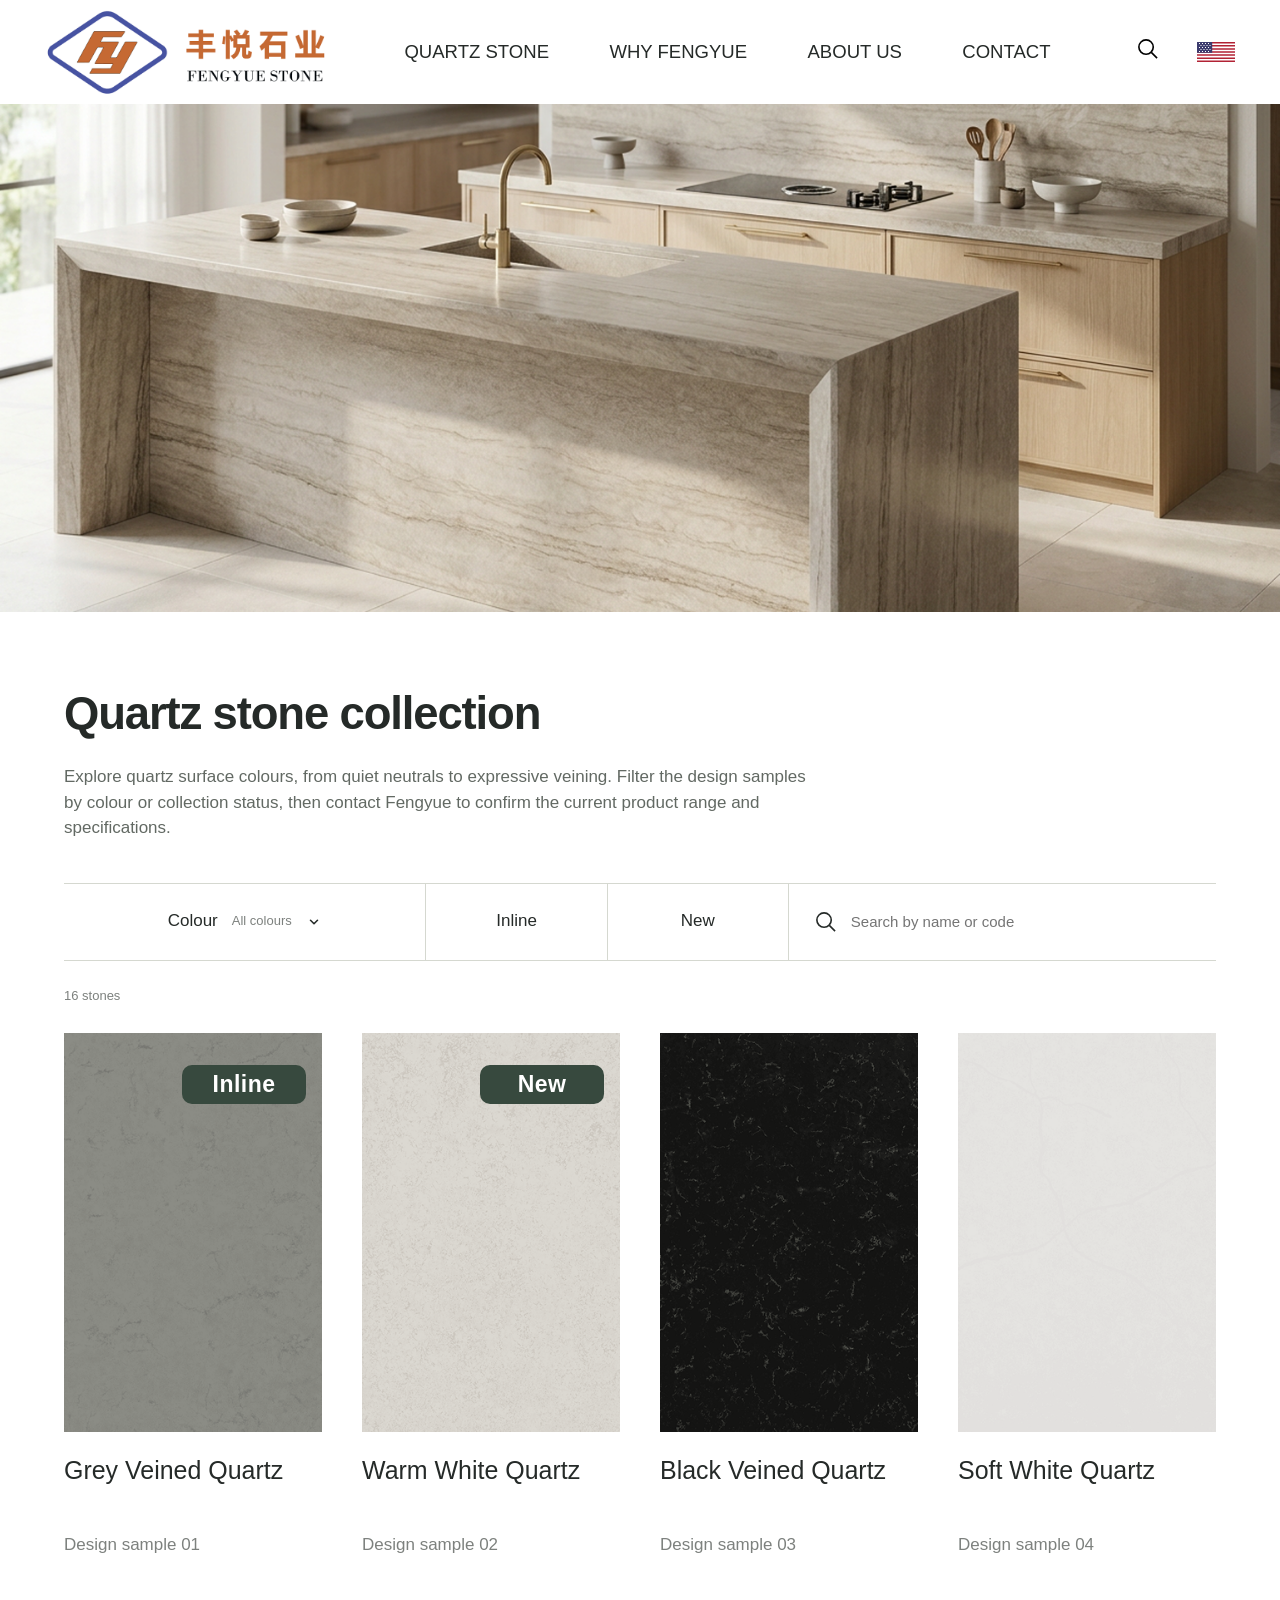
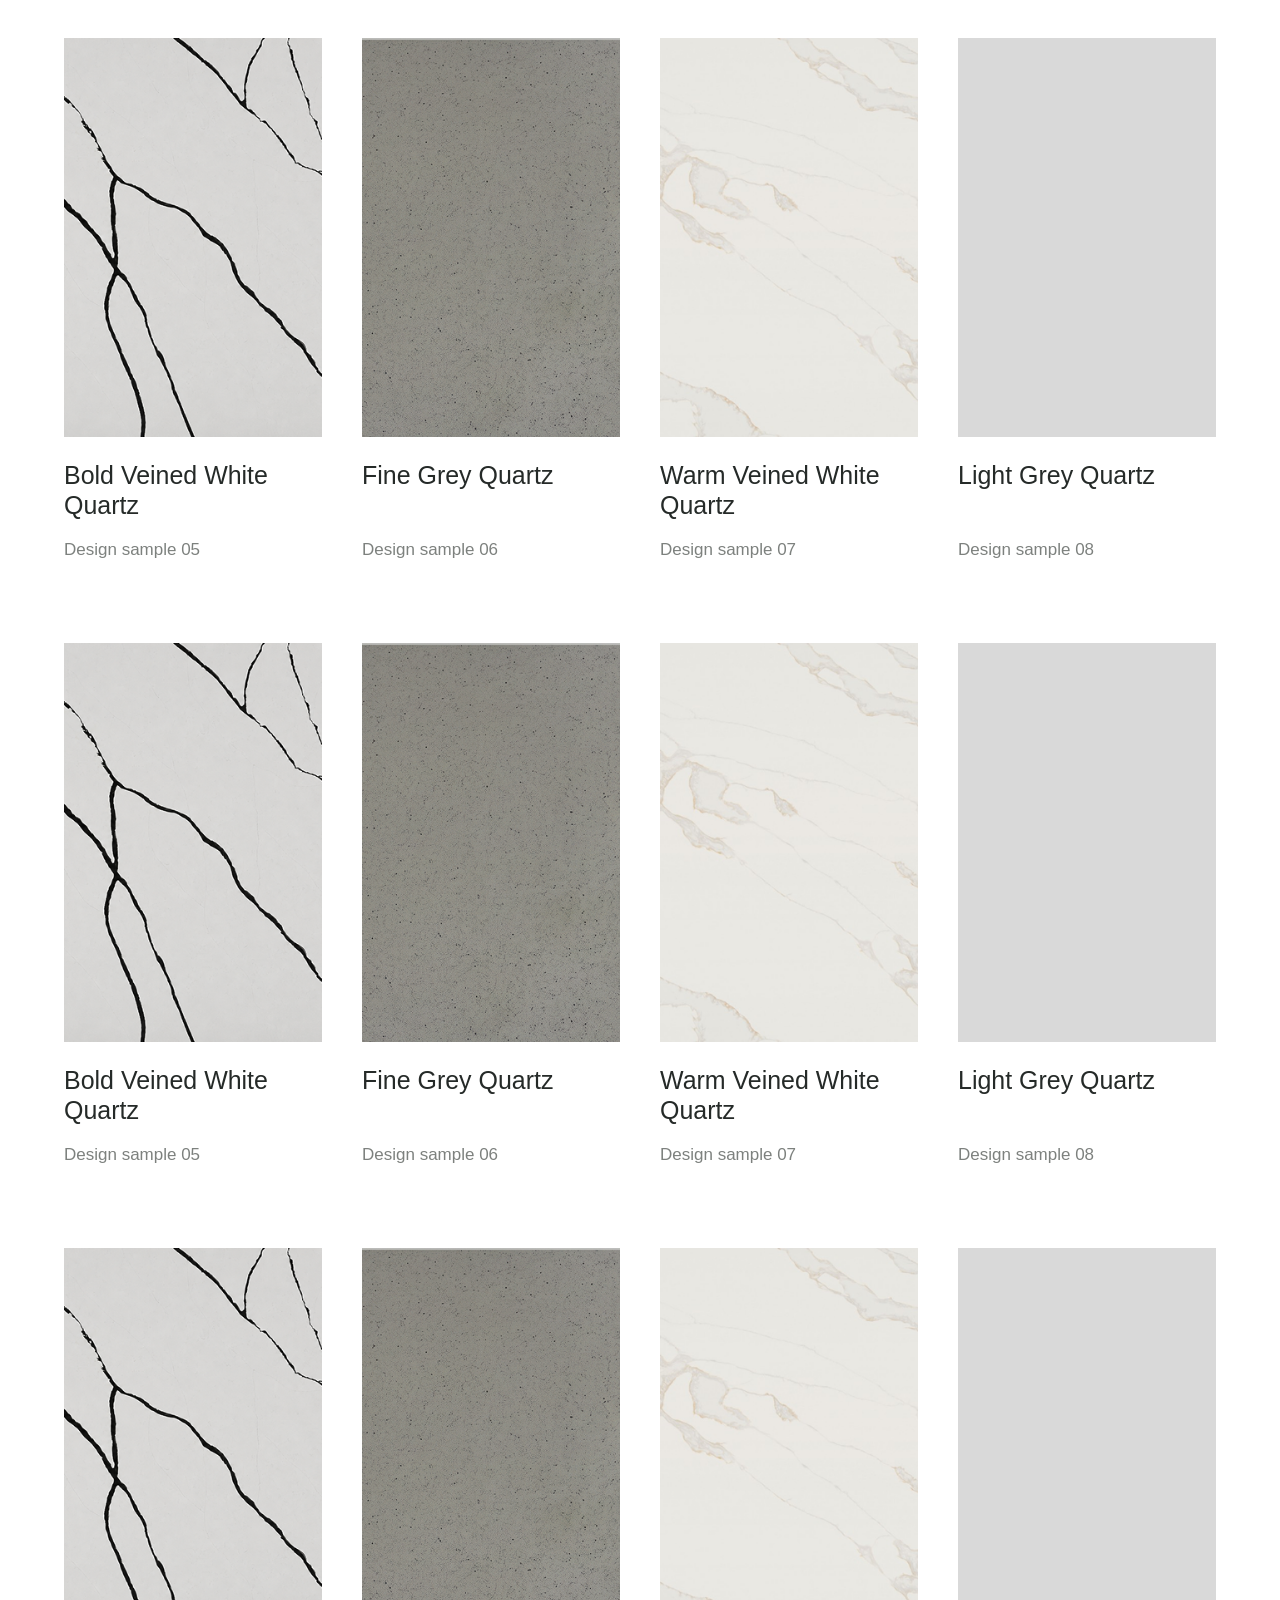
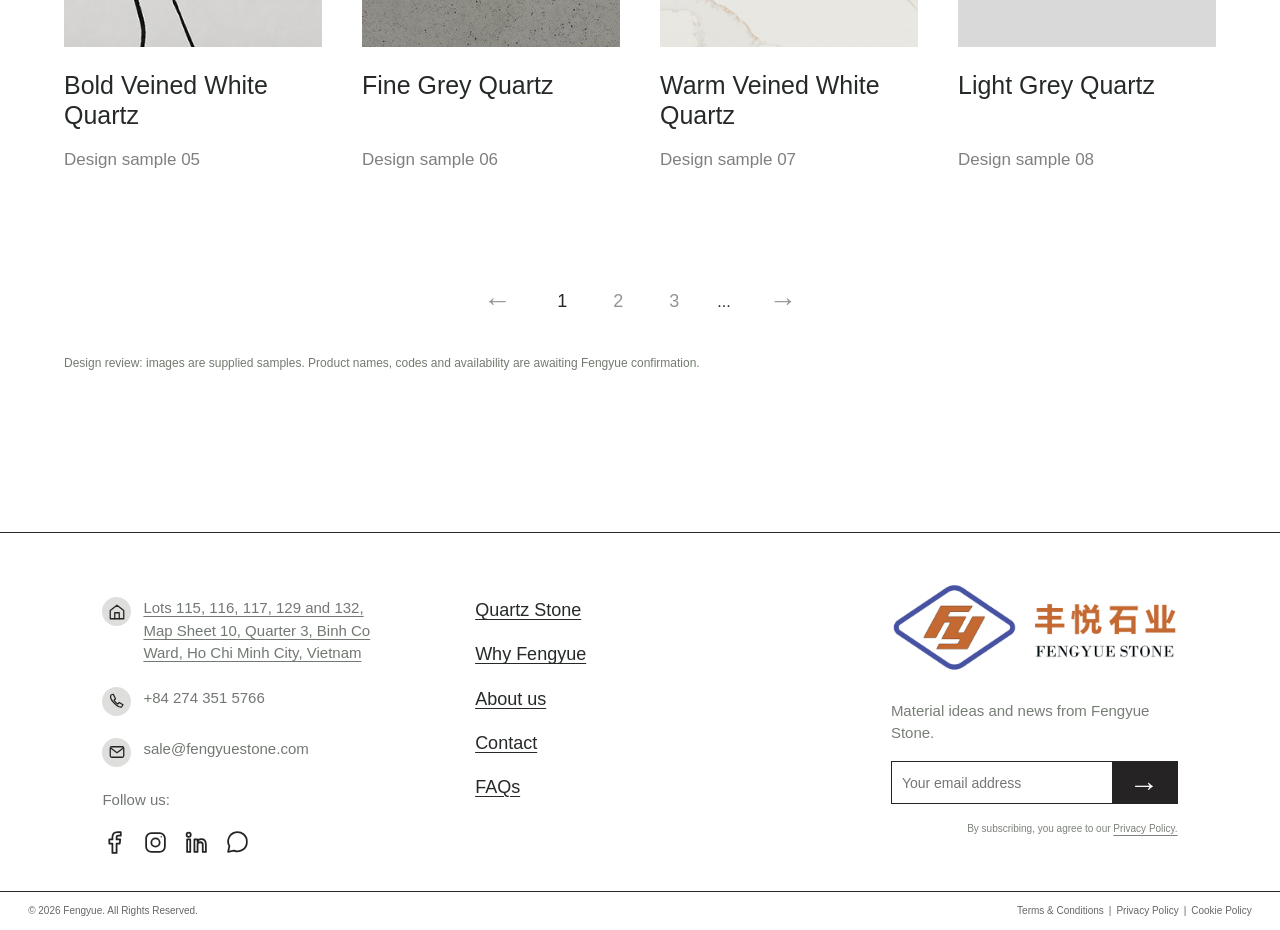
<file: quartz.html>
<!doctype html><html lang="en"><head><meta charset="utf-8"><meta name="viewport" content="width=device-width,initial-scale=1"><title>Quartz Stone Collection &amp; Colours | Fengyue Stone Vietnam</title><link rel="stylesheet" href="styles.css?v=7"><link rel="stylesheet" href="refinements.css?v=7"><link rel="stylesheet" href="pages.css?v=7"><script src="app.js?v=7" defer></script><script src="enhancements.js?v=7" defer></script><script src="pages.js?v=7" defer></script><link rel="stylesheet" href="revision.css?v=7"><script src="revision.js?v=7" defer></script><link rel="stylesheet" href="polish.css?v=7"><meta name="description" content="Explore quartz surface colours and veining. Filter white, grey, beige and black design samples, then discuss current products with Fengyue Stone."><meta name="robots" content="noindex, nofollow"><meta property="og:title" content="Quartz Stone Collection &amp; Colours | Fengyue Stone Vietnam"><meta property="og:description" content="Explore quartz surface colours and veining. Filter white, grey, beige and black design samples, then discuss current products with Fengyue Stone."><meta property="og:type" content="website"><meta property="og:url" content="https://fengyue-design-review-nov17.artifexvietnam.chatgpt.site/quartz.html"><meta property="og:image" content="https://fengyue-design-review-nov17.artifexvietnam.chatgpt.site/assets/Rectangle-132-1.png"><script type="application/ld+json">{"@context": "https://schema.org", "@graph": [{"@type": "Organization", "@id": "https://fengyuestone.com/#organization", "name": "Fengyue Stone", "alternateName": ["Feng Yue Stone", "FengYueStone"], "url": "https://fengyuestone.com/", "email": "sale@fengyuestone.com", "telephone": "+84-274-351-5766", "address": {"@type": "PostalAddress", "streetAddress": "Lots 115, 116, 117, 129 and 132, Map Sheet 10, Quarter 3", "addressLocality": "Binh Co Ward", "addressRegion": "Ho Chi Minh City", "addressCountry": "VN"}}, {"@type": "CollectionPage", "@id": "https://fengyue-design-review-nov17.artifexvietnam.chatgpt.site/quartz.html#page", "url": "https://fengyue-design-review-nov17.artifexvietnam.chatgpt.site/quartz.html", "name": "Quartz Stone Collection & Colours | Fengyue Stone Vietnam", "description": "Explore quartz surface colours and veining. Filter white, grey, beige and black design samples, then discuss current products with Fengyue Stone.", "inLanguage": "en", "about": {"@id": "https://fengyuestone.com/#organization"}}, {"@type": "BreadcrumbList", "itemListElement": [{"@type": "ListItem", "position": 1, "name": "Home", "item": "https://fengyue-design-review-nov17.artifexvietnam.chatgpt.site/"}, {"@type": "ListItem", "position": 2, "name": "Quartz stone collection", "item": "https://fengyue-design-review-nov17.artifexvietnam.chatgpt.site/quartz.html"}]}]}</script><link rel="stylesheet" href="content.css?v=7"><script src="content.js?v=7" defer></script></head><body><header><a class="brand" href="index.html"><img src="assets/logo.png" alt="Fengyue Stone"></a><nav aria-label="Main navigation"><a href="quartz.html">QUARTZ STONE</a><a href="why-fengyue.html">WHY FENGYUE</a><a href="about.html">ABOUT US</a><a href="contact.html">CONTACT</a></nav><button class="search-button" aria-label="Search stones"><svg width="23" height="23" viewbox="0 0 24 24" fill="none" stroke="currentColor" stroke-width="1.7"><circle cx="10.5" cy="10.5" r="7.5"></circle><path d="m16 16 6 6"></path></svg></button><span class="flag" title="English" aria-label="English"><svg viewbox="0 0 38 20" width="38" height="20" aria-hidden="true"><path fill="#fff" d="M0 0h38v20H0z"></path><path stroke="#b22234" stroke-width="1.54" d="M0 .77h38M0 3.85h38M0 6.92h38M0 10h38M0 13.08h38M0 16.15h38M0 19.23h38"></path><path fill="#3c3b6e" d="M0 0h15.2v10.77H0z"></path><path fill="#fff" d="M2 1h1v1H2zm3 0h1v1H5zm3 0h1v1H8zm3 0h1v1h-1zM3.5 3h1v1h-1zm3 0h1v1h-1zm3 0h1v1h-1zm3 0h1v1h-1zM2 5h1v1H2zm3 0h1v1H5zm3 0h1v1H8zm3 0h1v1h-1zM3.5 7h1v1h-1zm3 0h1v1h-1zm3 0h1v1h-1zm3 0h1v1h-1zM2 9h1v1H2zm3 0h1v1H5zm3 0h1v1H8zm3 0h1v1h-1z"></path></svg></span><button class="menu" aria-label="Toggle navigation" aria-expanded="false">☰</button></header><div class="search-panel" hidden><label>Find a stone <input type="search" placeholder="Name or product code"></label><button class="close-search" aria-label="Close search">×</button><p class="search-status" aria-live="polite"></p></div><main><img class="hero" src="assets/Rectangle-132.png" alt="Quartz stone kitchen island"><section class="catalog wrap"><h1 class="collection-title">Quartz stone collection</h1><p class="collection-intro">Explore quartz surface colours, from quiet neutrals to expressive veining. Filter the design samples by colour or collection status, then contact Fengyue to confirm the current product range and specifications.</p><div class="catalog-filters" role="search" aria-label="Filter quartz collection"><div class="color-filter"><button class="color-trigger" type="button" aria-expanded="false" aria-controls="color-options">Colour <span class="selected-colour">All colours</span><span class="chevron" aria-hidden="true"><svg viewbox="0 0 16 16" fill="none" stroke="currentColor" stroke-width="1.8" stroke-linecap="round" stroke-linejoin="round"><path d="m4 6 4 4 4-4"></path></svg></span></button><div class="color-options" id="color-options" hidden><fieldset><legend>Select colour</legend><label><input type="radio" name="colour" value="all" checked><span class="swatch all"></span>All colours</label><label><input type="radio" name="colour" value="white"><span class="swatch white-stone"></span>White</label><label><input type="radio" name="colour" value="beige"><span class="swatch beige"></span>Beige</label><label><input type="radio" name="colour" value="grey"><span class="swatch grey"></span>Grey</label><label><input type="radio" name="colour" value="black"><span class="swatch black"></span>Black</label></fieldset></div></div><button class="status-filter" type="button" data-status-filter="inline" aria-pressed="false">Inline</button><button class="status-filter" type="button" data-status-filter="new" aria-pressed="false">New</button><label class="catalog-search"><svg width="23" height="23" viewbox="0 0 24 24" fill="none" stroke="currentColor" stroke-width="1.7" aria-hidden="true"><circle cx="10.5" cy="10.5" r="7.5"></circle><path d="m16 16 6 6"></path></svg><span class="sr-only">Search quartz by name or code</span><input type="search" placeholder="Search by name or code"></label></div><div class="filter-summary"><span class="result-count" aria-live="polite">16 stones</span><button class="reset-filters" type="button" hidden>Clear filters ×</button></div><p class="catalog-empty" hidden>No stones match your selection. Try another colour or clear the filters.</p><div class="stone-grid"><button class="stone" data-stone="134" data-color="grey" data-status="inline" aria-label="View Grey Veined Quartz"><div class="stone-image"><img src="assets/Rectangle-134.png" alt="Grey Veined Quartz design sample" loading="lazy"><span class="badge">Inline</span></div><h3>Grey Veined Quartz</h3><p>Design sample 01</p></button><button class="stone" data-stone="135" data-color="beige" data-status="new" aria-label="View Warm White Quartz"><div class="stone-image"><img src="assets/Rectangle-135.png" alt="Warm White Quartz design sample" loading="lazy"><span class="badge">New</span></div><h3>Warm White Quartz</h3><p>Design sample 02</p></button><button class="stone" data-stone="136" data-color="black" data-status="standard" aria-label="View Black Veined Quartz"><div class="stone-image"><img src="assets/Rectangle-136.png" alt="Black Veined Quartz design sample" loading="lazy"></div><h3>Black Veined Quartz</h3><p>Design sample 03</p></button><button class="stone" data-stone="137" data-color="white" data-status="standard" aria-label="View Soft White Quartz"><div class="stone-image"><img src="assets/Rectangle-137.png" alt="Soft White Quartz design sample" loading="lazy"></div><h3>Soft White Quartz</h3><p>Design sample 04</p></button><button class="stone" data-stone="138" data-color="white" data-status="standard" aria-label="View Bold Veined White Quartz"><div class="stone-image"><img src="assets/Rectangle-138.png" alt="Bold Veined White Quartz design sample" loading="lazy"></div><h3>Bold Veined White Quartz</h3><p>Design sample 05</p></button><button class="stone" data-stone="139" data-color="grey" data-status="standard" aria-label="View Fine Grey Quartz"><div class="stone-image"><img src="assets/Rectangle-139.png" alt="Fine Grey Quartz design sample" loading="lazy"></div><h3>Fine Grey Quartz</h3><p>Design sample 06</p></button><button class="stone" data-stone="140" data-color="white" data-status="standard" aria-label="View Warm Veined White Quartz"><div class="stone-image"><img src="assets/Rectangle-140.png" alt="Warm Veined White Quartz design sample" loading="lazy"></div><h3>Warm Veined White Quartz</h3><p>Design sample 07</p></button><button class="stone" data-stone="141" data-color="grey" data-status="standard" aria-label="View Light Grey Quartz"><div class="stone-image"><img src="assets/Rectangle-141.png" alt="Light Grey Quartz design sample" loading="lazy"></div><h3>Light Grey Quartz</h3><p>Design sample 08</p></button><button class="stone" data-stone="138" data-color="white" data-status="standard" aria-label="View Bold Veined White Quartz"><div class="stone-image"><img src="assets/Rectangle-138.png" alt="Bold Veined White Quartz design sample" loading="lazy"></div><h3>Bold Veined White Quartz</h3><p>Design sample 05</p></button><button class="stone" data-stone="139" data-color="grey" data-status="standard" aria-label="View Fine Grey Quartz"><div class="stone-image"><img src="assets/Rectangle-139.png" alt="Fine Grey Quartz design sample" loading="lazy"></div><h3>Fine Grey Quartz</h3><p>Design sample 06</p></button><button class="stone" data-stone="140" data-color="white" data-status="standard" aria-label="View Warm Veined White Quartz"><div class="stone-image"><img src="assets/Rectangle-140.png" alt="Warm Veined White Quartz design sample" loading="lazy"></div><h3>Warm Veined White Quartz</h3><p>Design sample 07</p></button><button class="stone" data-stone="141" data-color="grey" data-status="standard" aria-label="View Light Grey Quartz"><div class="stone-image"><img src="assets/Rectangle-141.png" alt="Light Grey Quartz design sample" loading="lazy"></div><h3>Light Grey Quartz</h3><p>Design sample 08</p></button><button class="stone" data-stone="138" data-color="white" data-status="standard" aria-label="View Bold Veined White Quartz"><div class="stone-image"><img src="assets/Rectangle-138.png" alt="Bold Veined White Quartz design sample" loading="lazy"></div><h3>Bold Veined White Quartz</h3><p>Design sample 05</p></button><button class="stone" data-stone="139" data-color="grey" data-status="standard" aria-label="View Fine Grey Quartz"><div class="stone-image"><img src="assets/Rectangle-139.png" alt="Fine Grey Quartz design sample" loading="lazy"></div><h3>Fine Grey Quartz</h3><p>Design sample 06</p></button><button class="stone" data-stone="140" data-color="white" data-status="standard" aria-label="View Warm Veined White Quartz"><div class="stone-image"><img src="assets/Rectangle-140.png" alt="Warm Veined White Quartz design sample" loading="lazy"></div><h3>Warm Veined White Quartz</h3><p>Design sample 07</p></button><button class="stone" data-stone="141" data-color="grey" data-status="standard" aria-label="View Light Grey Quartz"><div class="stone-image"><img src="assets/Rectangle-141.png" alt="Light Grey Quartz design sample" loading="lazy"></div><h3>Light Grey Quartz</h3><p>Design sample 08</p></button></div><nav class="pagination" aria-label="Collection pages"><button data-page="prev" aria-label="Previous page">←</button><button data-page="1" aria-current="page">1</button><button data-page="2">2</button><button data-page="3">3</button><span>...</span><button data-page="next" aria-label="Next page">→</button></nav><p class="page-status sr-only" aria-live="polite"></p><p class="review-note">Design review: images are supplied samples. Product names, codes and availability are awaiting Fengyue confirmation.</p></section></main><footer><div class="footer-main"><div class="contact-info"><p><span class="contact-icon"><svg viewbox="0 0 24 24" fill="none" stroke="currentColor" stroke-width="1.7" stroke-linecap="round" stroke-linejoin="round" aria-hidden="true"><path d="m3 10 9-7 9 7v11H3Z"></path><path d="M9 21v-8h6v8"></path></svg></span><a href="https://www.google.com/maps/search/?api=1&amp;query=Fengyue%20Stone%20Lots%20115%2C%20116%2C%20117%2C%20129%20and%20132%2C%20Map%20Sheet%2010%2C%20Quarter%203%2C%20Binh%20Co%20Ward%2C%20Ho%20Chi%20Minh%20City%2C%20Vietnam" target="_blank" rel="noopener">Lots 115, 116, 117, 129 and 132, Map Sheet 10, Quarter 3, Binh Co Ward, Ho Chi Minh City, Vietnam</a></p><p><span class="contact-icon"><svg viewbox="0 0 24 24" fill="none" stroke="currentColor" stroke-width="1.7" stroke-linecap="round" stroke-linejoin="round" aria-hidden="true"><path d="M7 3 4 4c-3 5 8 17 14 16l2-3-5-3-2 2a13 13 0 0 1-5-5l2-2Z"></path></svg></span><a href="tel:+842743515766">+84 274 351 5766</a></p><p><span class="contact-icon"><svg viewbox="0 0 24 24" fill="none" stroke="currentColor" stroke-width="1.7" stroke-linecap="round" stroke-linejoin="round" aria-hidden="true"><rect x="3" y="5" width="18" height="14" rx="2"></rect><path d="m4 7 8 6 8-6"></path></svg></span><a href="mailto:sale@fengyuestone.com">sale@fengyuestone.com</a></p><p class="follow">Follow us:</p><div class="social" aria-label="Social channels"><button type="button" data-social="facebook" aria-label="Facebook"><svg viewbox="0 0 24 24" fill="none" stroke="currentColor" stroke-width="1.7" stroke-linecap="round" stroke-linejoin="round" aria-hidden="true"><path d="M14 22v-9h3l.5-4H14V7c0-1 .5-1.5 1.5-1.5H18V2h-3c-3 0-5 2-5 5v2H7v4h3v9Z"></path></svg></button><button type="button" data-social="instagram" aria-label="Instagram"><svg viewbox="0 0 24 24" fill="none" stroke="currentColor" stroke-width="1.7" stroke-linecap="round" stroke-linejoin="round" aria-hidden="true"><rect x="3" y="3" width="18" height="18" rx="5"></rect><circle cx="12" cy="12" r="4"></circle><circle cx="17.5" cy="6.5" r=".7" fill="currentColor" stroke="none"></circle></svg></button><button type="button" data-social="linkedin" aria-label="Linkedin"><svg viewbox="0 0 24 24" fill="none" stroke="currentColor" stroke-width="1.7" stroke-linecap="round" stroke-linejoin="round" aria-hidden="true"><circle cx="4.5" cy="4.5" r="2"></circle><path d="M3 9h3v12H3Z M10 9h3v2c1-3 8-4 8 3v7h-3v-7c0-3-5-3-5 0v7h-3Z"></path></svg></button><button type="button" data-social="chat" aria-label="Chat"><svg viewbox="0 0 24 24" fill="none" stroke="currentColor" stroke-width="1.7" stroke-linecap="round" stroke-linejoin="round" aria-hidden="true"><path d="M21 11.5a9 9 0 0 1-12.5 8.3L3 21l1.2-5.5A9 9 0 1 1 21 11.5Z"></path></svg></button></div></div><div class="footer-nav"><a href="quartz.html">Quartz Stone</a><a href="why-fengyue.html">Why Fengyue</a><a href="about.html">About us</a><a href="contact.html">Contact</a><a href="faq.html">FAQs</a></div><div class="newsletter"><a href="index.html"><img src="assets/logo.png" alt="Fengyue Stone"></a><p>Material ideas and news from Fengyue Stone.</p><form class="subscribe"><label class="sr-only" for="newsletter">Your email address</label><input id="newsletter" type="email" required placeholder="Your email address"><button aria-label="Subscribe">→</button></form><small>By subscribing, you agree to our <a href="privacy-policy.html">Privacy Policy.</a></small><p class="form-status" aria-live="polite"></p></div></div><div class="legal"><span>© 2026 Fengyue. All Rights Reserved.</span><span><a href="terms-and-conditions.html">Terms &amp; Conditions</a> | <a href="privacy-policy.html">Privacy Policy</a> | <a href="cookie-policy.html">Cookie Policy</a></span></div></footer><dialog id="notice"><button class="dialog-close" aria-label="Close">×</button><h2></h2><p></p></dialog></body></html>
</file>
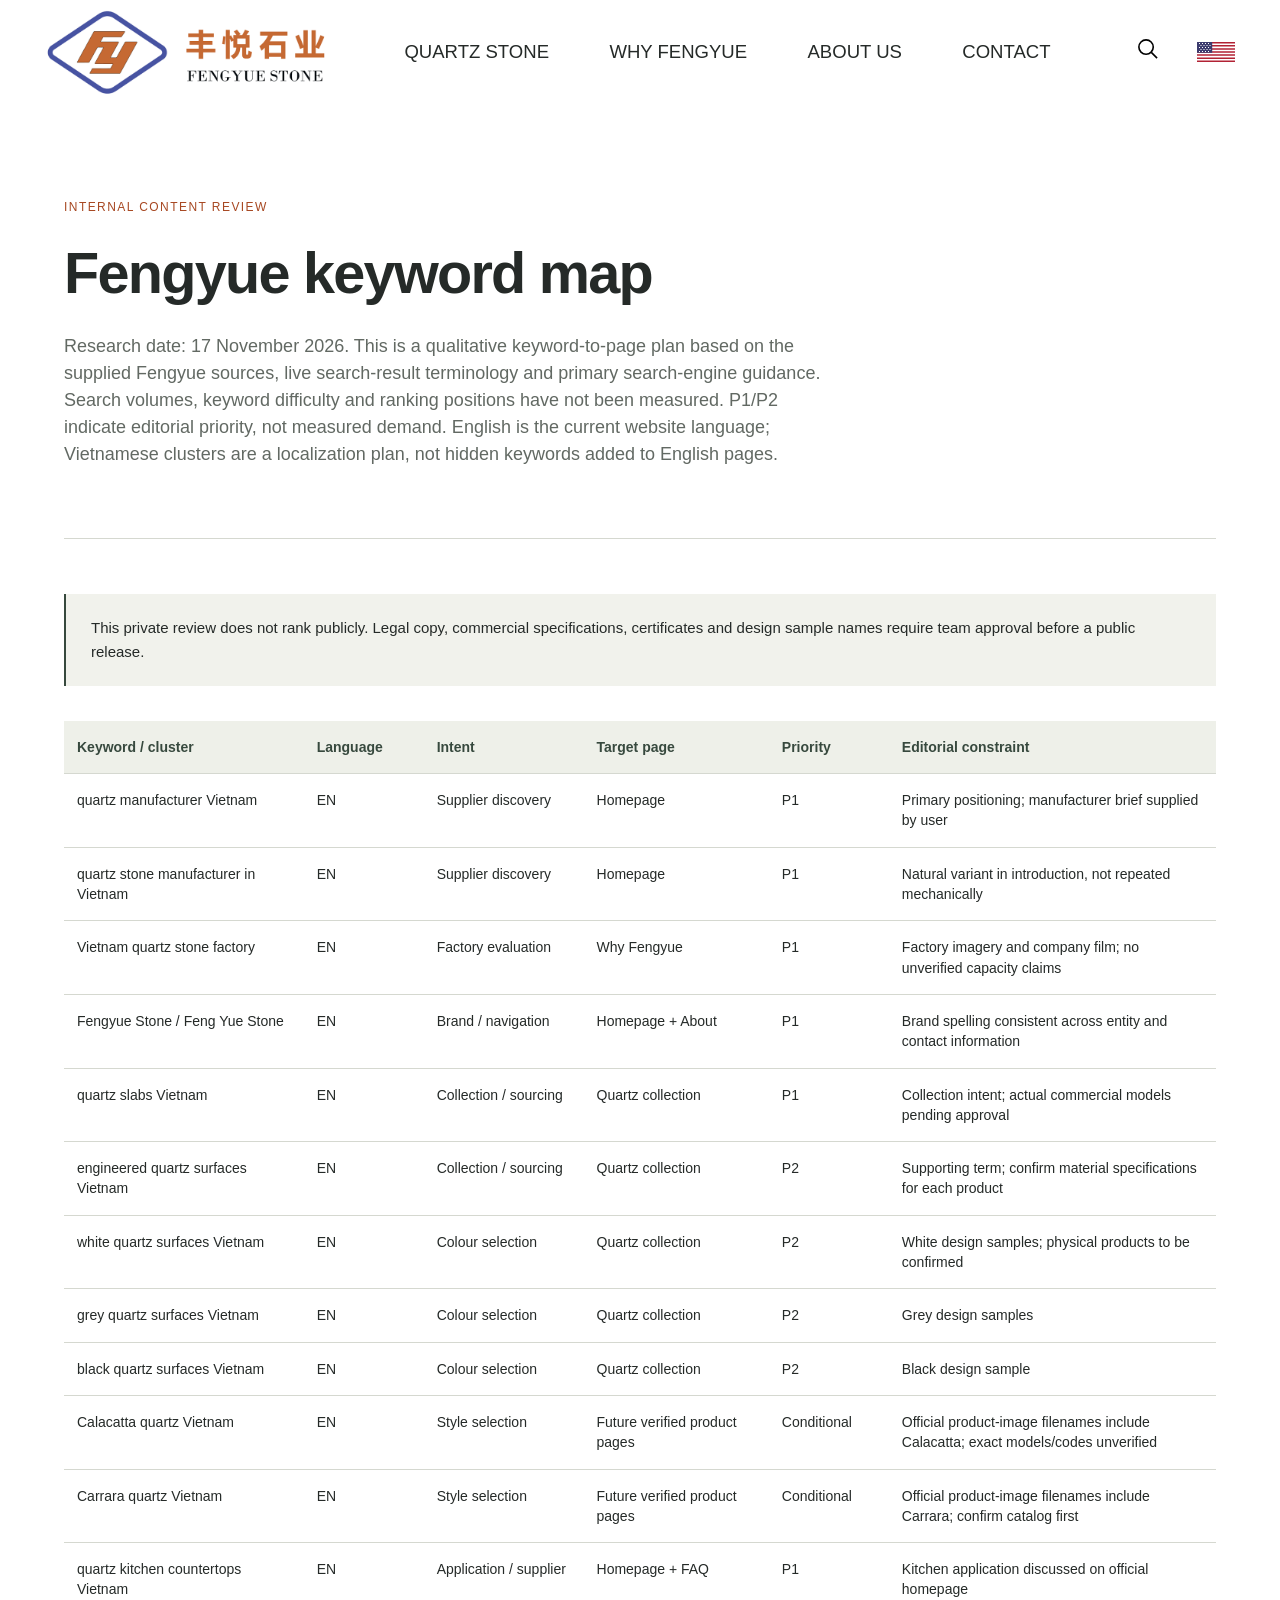
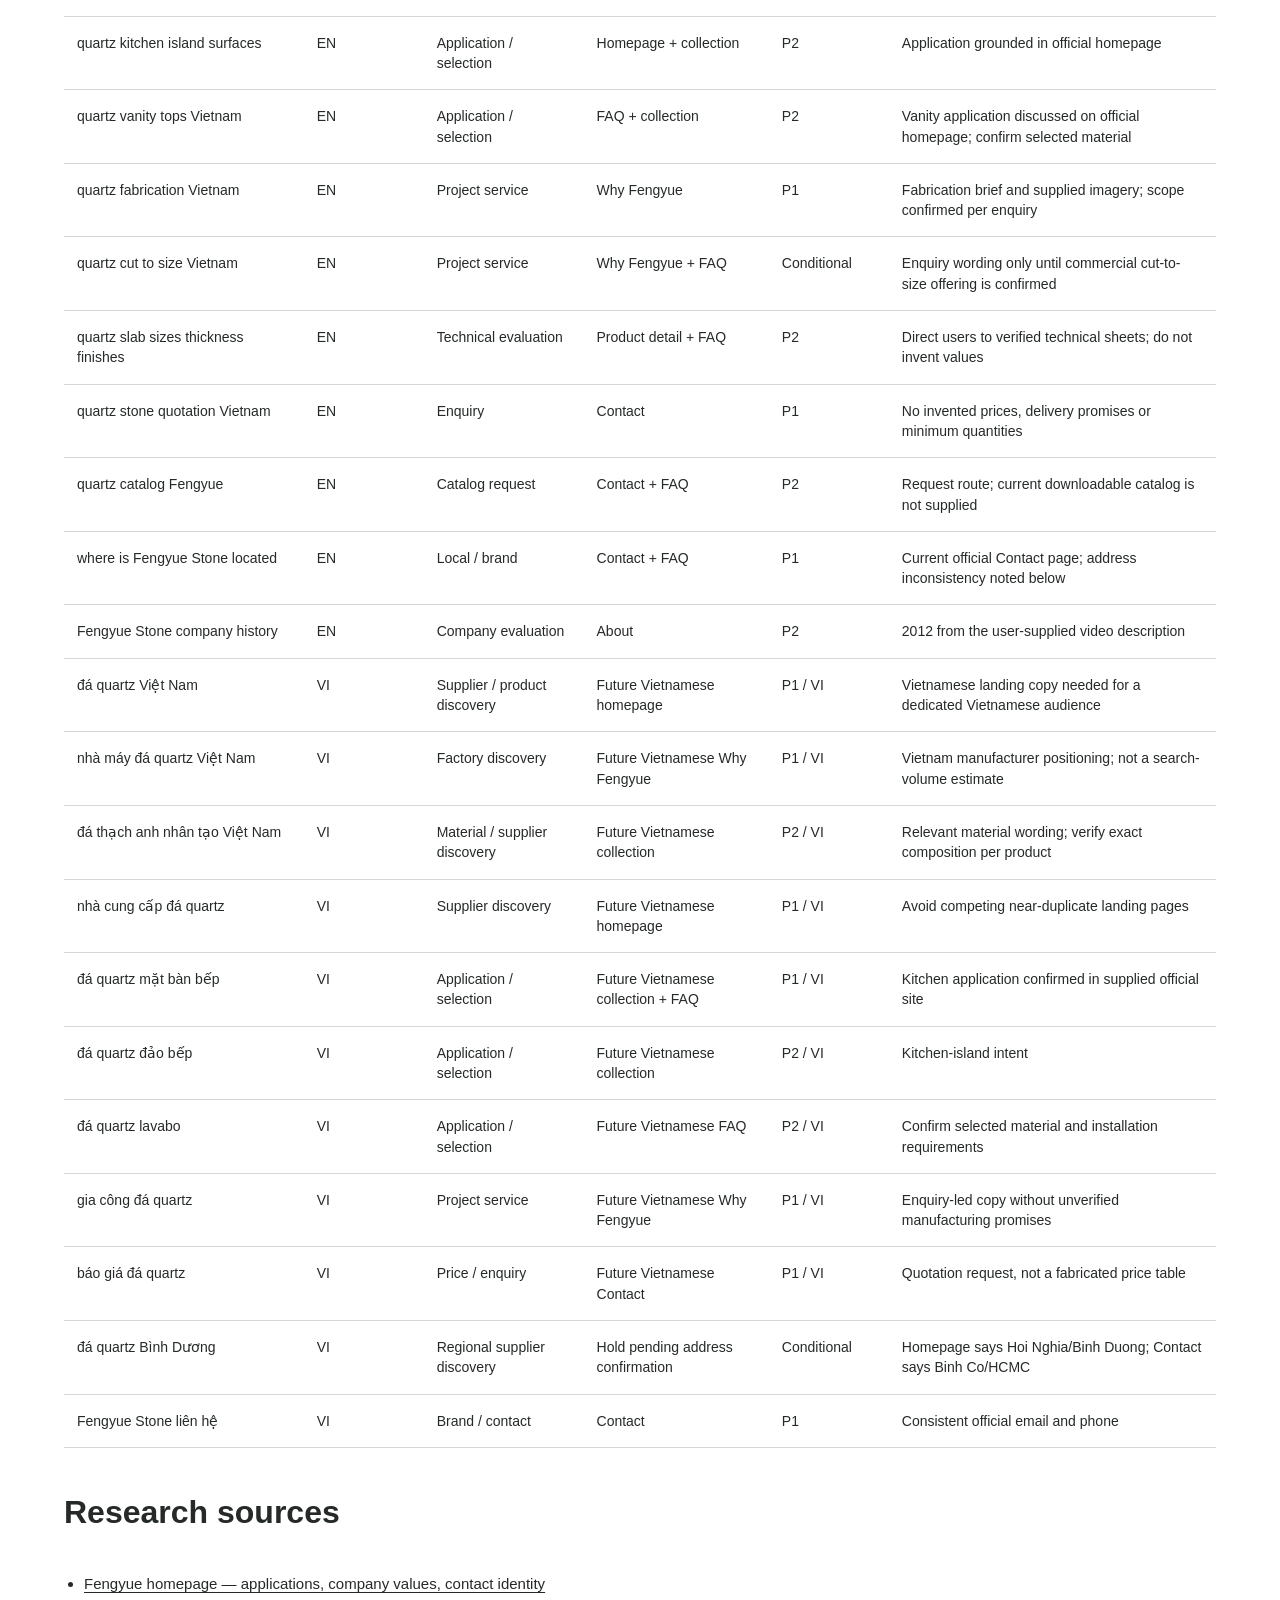
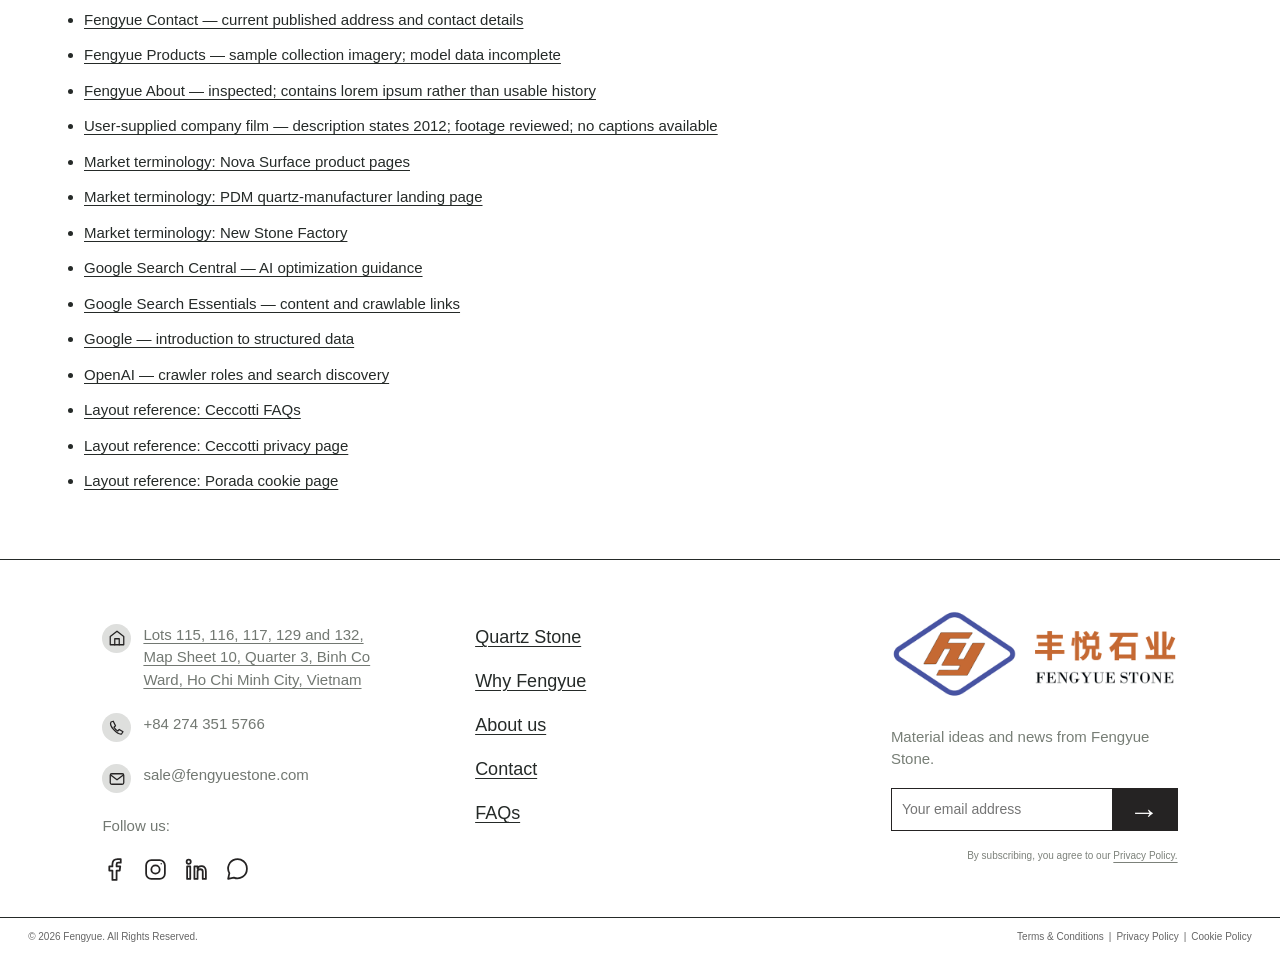
<file: seo-keywords.html>
<!doctype html><html lang="en"><head><meta charset="utf-8"><meta name="viewport" content="width=device-width,initial-scale=1"><title>Fengyue Keyword Research — Internal Review</title><link rel="stylesheet" href="styles.css?v=7"><link rel="stylesheet" href="refinements.css?v=7"><link rel="stylesheet" href="pages.css?v=7"><script src="app.js?v=7" defer></script><script src="enhancements.js?v=7" defer></script><script src="pages.js?v=7" defer></script><link rel="stylesheet" href="revision.css?v=7"><script src="revision.js?v=7" defer></script><link rel="stylesheet" href="polish.css?v=7"><meta name="robots" content="noindex, nofollow"><link rel="stylesheet" href="content.css?v=7"><script src="content.js?v=7" defer></script></head><body><header><a class="brand" href="index.html"><img src="assets/logo.png" alt="Fengyue Stone"></a><nav aria-label="Main navigation"><a href="quartz.html">QUARTZ STONE</a><a href="why-fengyue.html">WHY FENGYUE</a><a href="about.html">ABOUT US</a><a href="contact.html">CONTACT</a></nav><button class="search-button" aria-label="Search stones"><svg width="23" height="23" viewbox="0 0 24 24" fill="none" stroke="currentColor" stroke-width="1.7"><circle cx="10.5" cy="10.5" r="7.5"></circle><path d="m16 16 6 6"></path></svg></button><span class="flag" title="English" aria-label="English"><svg viewbox="0 0 38 20" width="38" height="20" aria-hidden="true"><path fill="#fff" d="M0 0h38v20H0z"></path><path stroke="#b22234" stroke-width="1.54" d="M0 .77h38M0 3.85h38M0 6.92h38M0 10h38M0 13.08h38M0 16.15h38M0 19.23h38"></path><path fill="#3c3b6e" d="M0 0h15.2v10.77H0z"></path><path fill="#fff" d="M2 1h1v1H2zm3 0h1v1H5zm3 0h1v1H8zm3 0h1v1h-1zM3.5 3h1v1h-1zm3 0h1v1h-1zm3 0h1v1h-1zm3 0h1v1h-1zM2 5h1v1H2zm3 0h1v1H5zm3 0h1v1H8zm3 0h1v1h-1zM3.5 7h1v1h-1zm3 0h1v1h-1zm3 0h1v1h-1zm3 0h1v1h-1zM2 9h1v1H2zm3 0h1v1H5zm3 0h1v1H8zm3 0h1v1h-1z"></path></svg></span><button class="menu" aria-label="Toggle navigation" aria-expanded="false">☰</button></header><div class="search-panel" hidden><label>Find a stone <input type="search" placeholder="Name or product code"></label><button class="close-search" aria-label="Close search">×</button><p class="search-status" aria-live="polite"></p></div><main class="support-page keyword-review"><section class="support-heading wrap"><p class="eyebrow">INTERNAL CONTENT REVIEW</p><h1>Fengyue keyword map</h1><p>Research date: 17 November 2026. This is a qualitative keyword-to-page plan based on the supplied Fengyue sources, live search-result terminology and primary search-engine guidance. Search volumes, keyword difficulty and ranking positions have not been measured. P1/P2 indicate editorial priority, not measured demand. English is the current website language; Vietnamese clusters are a localization plan, not hidden keywords added to English pages.</p></section><section class="wrap"><div class="research-note">This private review does not rank publicly. Legal copy, commercial specifications, certificates and design sample names require team approval before a public release.</div><div class="keyword-table-wrap"><table class="keyword-table"><thead><tr><th>Keyword / cluster</th><th>Language</th><th>Intent</th><th>Target page</th><th>Priority</th><th>Editorial constraint</th></tr></thead><tbody><tr><td>quartz manufacturer Vietnam</td><td>EN</td><td>Supplier discovery</td><td>Homepage</td><td>P1</td><td>Primary positioning; manufacturer brief supplied by user</td></tr><tr><td>quartz stone manufacturer in Vietnam</td><td>EN</td><td>Supplier discovery</td><td>Homepage</td><td>P1</td><td>Natural variant in introduction, not repeated mechanically</td></tr><tr><td>Vietnam quartz stone factory</td><td>EN</td><td>Factory evaluation</td><td>Why Fengyue</td><td>P1</td><td>Factory imagery and company film; no unverified capacity claims</td></tr><tr><td>Fengyue Stone / Feng Yue Stone</td><td>EN</td><td>Brand / navigation</td><td>Homepage + About</td><td>P1</td><td>Brand spelling consistent across entity and contact information</td></tr><tr><td>quartz slabs Vietnam</td><td>EN</td><td>Collection / sourcing</td><td>Quartz collection</td><td>P1</td><td>Collection intent; actual commercial models pending approval</td></tr><tr><td>engineered quartz surfaces Vietnam</td><td>EN</td><td>Collection / sourcing</td><td>Quartz collection</td><td>P2</td><td>Supporting term; confirm material specifications for each product</td></tr><tr><td>white quartz surfaces Vietnam</td><td>EN</td><td>Colour selection</td><td>Quartz collection</td><td>P2</td><td>White design samples; physical products to be confirmed</td></tr><tr><td>grey quartz surfaces Vietnam</td><td>EN</td><td>Colour selection</td><td>Quartz collection</td><td>P2</td><td>Grey design samples</td></tr><tr><td>black quartz surfaces Vietnam</td><td>EN</td><td>Colour selection</td><td>Quartz collection</td><td>P2</td><td>Black design sample</td></tr><tr><td>Calacatta quartz Vietnam</td><td>EN</td><td>Style selection</td><td>Future verified product pages</td><td>Conditional</td><td>Official product-image filenames include Calacatta; exact models/codes unverified</td></tr><tr><td>Carrara quartz Vietnam</td><td>EN</td><td>Style selection</td><td>Future verified product pages</td><td>Conditional</td><td>Official product-image filenames include Carrara; confirm catalog first</td></tr><tr><td>quartz kitchen countertops Vietnam</td><td>EN</td><td>Application / supplier</td><td>Homepage + FAQ</td><td>P1</td><td>Kitchen application discussed on official homepage</td></tr><tr><td>quartz kitchen island surfaces</td><td>EN</td><td>Application / selection</td><td>Homepage + collection</td><td>P2</td><td>Application grounded in official homepage</td></tr><tr><td>quartz vanity tops Vietnam</td><td>EN</td><td>Application / selection</td><td>FAQ + collection</td><td>P2</td><td>Vanity application discussed on official homepage; confirm selected material</td></tr><tr><td>quartz fabrication Vietnam</td><td>EN</td><td>Project service</td><td>Why Fengyue</td><td>P1</td><td>Fabrication brief and supplied imagery; scope confirmed per enquiry</td></tr><tr><td>quartz cut to size Vietnam</td><td>EN</td><td>Project service</td><td>Why Fengyue + FAQ</td><td>Conditional</td><td>Enquiry wording only until commercial cut-to-size offering is confirmed</td></tr><tr><td>quartz slab sizes thickness finishes</td><td>EN</td><td>Technical evaluation</td><td>Product detail + FAQ</td><td>P2</td><td>Direct users to verified technical sheets; do not invent values</td></tr><tr><td>quartz stone quotation Vietnam</td><td>EN</td><td>Enquiry</td><td>Contact</td><td>P1</td><td>No invented prices, delivery promises or minimum quantities</td></tr><tr><td>quartz catalog Fengyue</td><td>EN</td><td>Catalog request</td><td>Contact + FAQ</td><td>P2</td><td>Request route; current downloadable catalog is not supplied</td></tr><tr><td>where is Fengyue Stone located</td><td>EN</td><td>Local / brand</td><td>Contact + FAQ</td><td>P1</td><td>Current official Contact page; address inconsistency noted below</td></tr><tr><td>Fengyue Stone company history</td><td>EN</td><td>Company evaluation</td><td>About</td><td>P2</td><td>2012 from the user-supplied video description</td></tr><tr><td>đá quartz Việt Nam</td><td>VI</td><td>Supplier / product discovery</td><td>Future Vietnamese homepage</td><td>P1 / VI</td><td>Vietnamese landing copy needed for a dedicated Vietnamese audience</td></tr><tr><td>nhà máy đá quartz Việt Nam</td><td>VI</td><td>Factory discovery</td><td>Future Vietnamese Why Fengyue</td><td>P1 / VI</td><td>Vietnam manufacturer positioning; not a search-volume estimate</td></tr><tr><td>đá thạch anh nhân tạo Việt Nam</td><td>VI</td><td>Material / supplier discovery</td><td>Future Vietnamese collection</td><td>P2 / VI</td><td>Relevant material wording; verify exact composition per product</td></tr><tr><td>nhà cung cấp đá quartz</td><td>VI</td><td>Supplier discovery</td><td>Future Vietnamese homepage</td><td>P1 / VI</td><td>Avoid competing near-duplicate landing pages</td></tr><tr><td>đá quartz mặt bàn bếp</td><td>VI</td><td>Application / selection</td><td>Future Vietnamese collection + FAQ</td><td>P1 / VI</td><td>Kitchen application confirmed in supplied official site</td></tr><tr><td>đá quartz đảo bếp</td><td>VI</td><td>Application / selection</td><td>Future Vietnamese collection</td><td>P2 / VI</td><td>Kitchen-island intent</td></tr><tr><td>đá quartz lavabo</td><td>VI</td><td>Application / selection</td><td>Future Vietnamese FAQ</td><td>P2 / VI</td><td>Confirm selected material and installation requirements</td></tr><tr><td>gia công đá quartz</td><td>VI</td><td>Project service</td><td>Future Vietnamese Why Fengyue</td><td>P1 / VI</td><td>Enquiry-led copy without unverified manufacturing promises</td></tr><tr><td>báo giá đá quartz</td><td>VI</td><td>Price / enquiry</td><td>Future Vietnamese Contact</td><td>P1 / VI</td><td>Quotation request, not a fabricated price table</td></tr><tr><td>đá quartz Bình Dương</td><td>VI</td><td>Regional supplier discovery</td><td>Hold pending address confirmation</td><td>Conditional</td><td>Homepage says Hoi Nghia/Binh Duong; Contact says Binh Co/HCMC</td></tr><tr><td>Fengyue Stone liên hệ</td><td>VI</td><td>Brand / contact</td><td>Contact</td><td>P1</td><td>Consistent official email and phone</td></tr></tbody></table></div><h2>Research sources</h2><ul class="research-links"><li><a href="https://fengyuestone.com/" target="_blank" rel="noopener">Fengyue homepage — applications, company values, contact identity</a></li><li><a href="https://fengyuestone.com/lien-he/" target="_blank" rel="noopener">Fengyue Contact — current published address and contact details</a></li><li><a href="https://fengyuestone.com/san-pham/" target="_blank" rel="noopener">Fengyue Products — sample collection imagery; model data incomplete</a></li><li><a href="https://fengyuestone.com/gioi-thieu/" target="_blank" rel="noopener">Fengyue About — inspected; contains lorem ipsum rather than usable history</a></li><li><a href="https://www.youtube.com/watch?v=HKQIZ0qtSxk" target="_blank" rel="noopener">User-supplied company film — description states 2012; footage reviewed; no captions available</a></li><li><a href="https://novasurfacevn.com/e_products/" target="_blank" rel="noopener">Market terminology: Nova Surface product pages</a></li><li><a href="https://pdmsurfaces.com/pages/quartz-slabs-manufacturer-vietnam" target="_blank" rel="noopener">Market terminology: PDM quartz-manufacturer landing page</a></li><li><a href="https://vietnamprintedquartz.com/" target="_blank" rel="noopener">Market terminology: New Stone Factory</a></li><li><a href="https://developers.google.com/search/docs/fundamentals/ai-optimization-guide" target="_blank" rel="noopener">Google Search Central — AI optimization guidance</a></li><li><a href="https://developers.google.com/search/docs/essentials" target="_blank" rel="noopener">Google Search Essentials — content and crawlable links</a></li><li><a href="https://developers.google.com/search/docs/appearance/structured-data/intro-structured-data" target="_blank" rel="noopener">Google — introduction to structured data</a></li><li><a href="https://developers.openai.com/api/docs/bots" target="_blank" rel="noopener">OpenAI — crawler roles and search discovery</a></li><li><a href="https://www.ceccotticollezioni.it/en/faq/" target="_blank" rel="noopener">Layout reference: Ceccotti FAQs</a></li><li><a href="https://www.ceccotticollezioni.it/en/privacy-policy/" target="_blank" rel="noopener">Layout reference: Ceccotti privacy page</a></li><li><a href="https://www.porada.it/en/cookie-policy/" target="_blank" rel="noopener">Layout reference: Porada cookie page</a></li></ul></section></main><footer><div class="footer-main"><div class="contact-info"><p><span class="contact-icon"><svg viewbox="0 0 24 24" fill="none" stroke="currentColor" stroke-width="1.7" stroke-linecap="round" stroke-linejoin="round" aria-hidden="true"><path d="m3 10 9-7 9 7v11H3Z"></path><path d="M9 21v-8h6v8"></path></svg></span><a href="https://www.google.com/maps/search/?api=1&amp;query=Fengyue%20Stone%20Lots%20115%2C%20116%2C%20117%2C%20129%20and%20132%2C%20Map%20Sheet%2010%2C%20Quarter%203%2C%20Binh%20Co%20Ward%2C%20Ho%20Chi%20Minh%20City%2C%20Vietnam" target="_blank" rel="noopener">Lots 115, 116, 117, 129 and 132, Map Sheet 10, Quarter 3, Binh Co Ward, Ho Chi Minh City, Vietnam</a></p><p><span class="contact-icon"><svg viewbox="0 0 24 24" fill="none" stroke="currentColor" stroke-width="1.7" stroke-linecap="round" stroke-linejoin="round" aria-hidden="true"><path d="M7 3 4 4c-3 5 8 17 14 16l2-3-5-3-2 2a13 13 0 0 1-5-5l2-2Z"></path></svg></span><a href="tel:+842743515766">+84 274 351 5766</a></p><p><span class="contact-icon"><svg viewbox="0 0 24 24" fill="none" stroke="currentColor" stroke-width="1.7" stroke-linecap="round" stroke-linejoin="round" aria-hidden="true"><rect x="3" y="5" width="18" height="14" rx="2"></rect><path d="m4 7 8 6 8-6"></path></svg></span><a href="mailto:sale@fengyuestone.com">sale@fengyuestone.com</a></p><p class="follow">Follow us:</p><div class="social" aria-label="Social channels"><button type="button" data-social="facebook" aria-label="Facebook"><svg viewbox="0 0 24 24" fill="none" stroke="currentColor" stroke-width="1.7" stroke-linecap="round" stroke-linejoin="round" aria-hidden="true"><path d="M14 22v-9h3l.5-4H14V7c0-1 .5-1.5 1.5-1.5H18V2h-3c-3 0-5 2-5 5v2H7v4h3v9Z"></path></svg></button><button type="button" data-social="instagram" aria-label="Instagram"><svg viewbox="0 0 24 24" fill="none" stroke="currentColor" stroke-width="1.7" stroke-linecap="round" stroke-linejoin="round" aria-hidden="true"><rect x="3" y="3" width="18" height="18" rx="5"></rect><circle cx="12" cy="12" r="4"></circle><circle cx="17.5" cy="6.5" r=".7" fill="currentColor" stroke="none"></circle></svg></button><button type="button" data-social="linkedin" aria-label="Linkedin"><svg viewbox="0 0 24 24" fill="none" stroke="currentColor" stroke-width="1.7" stroke-linecap="round" stroke-linejoin="round" aria-hidden="true"><circle cx="4.5" cy="4.5" r="2"></circle><path d="M3 9h3v12H3Z M10 9h3v2c1-3 8-4 8 3v7h-3v-7c0-3-5-3-5 0v7h-3Z"></path></svg></button><button type="button" data-social="chat" aria-label="Chat"><svg viewbox="0 0 24 24" fill="none" stroke="currentColor" stroke-width="1.7" stroke-linecap="round" stroke-linejoin="round" aria-hidden="true"><path d="M21 11.5a9 9 0 0 1-12.5 8.3L3 21l1.2-5.5A9 9 0 1 1 21 11.5Z"></path></svg></button></div></div><div class="footer-nav"><a href="quartz.html">Quartz Stone</a><a href="why-fengyue.html">Why Fengyue</a><a href="about.html">About us</a><a href="contact.html">Contact</a><a href="faq.html">FAQs</a></div><div class="newsletter"><a href="index.html"><img src="assets/logo.png" alt="Fengyue Stone"></a><p>Material ideas and news from Fengyue Stone.</p><form class="subscribe"><label class="sr-only" for="newsletter">Your email address</label><input id="newsletter" type="email" required placeholder="Your email address"><button aria-label="Subscribe">→</button></form><small>By subscribing, you agree to our <a href="privacy-policy.html">Privacy Policy.</a></small><p class="form-status" aria-live="polite"></p></div></div><div class="legal"><span>© 2026 Fengyue. All Rights Reserved.</span><span><a href="terms-and-conditions.html">Terms &amp; Conditions</a> | <a href="privacy-policy.html">Privacy Policy</a> | <a href="cookie-policy.html">Cookie Policy</a></span></div></footer><dialog id="notice"><button class="dialog-close" aria-label="Close">×</button><h2></h2><p></p></dialog></body></html>
</file>
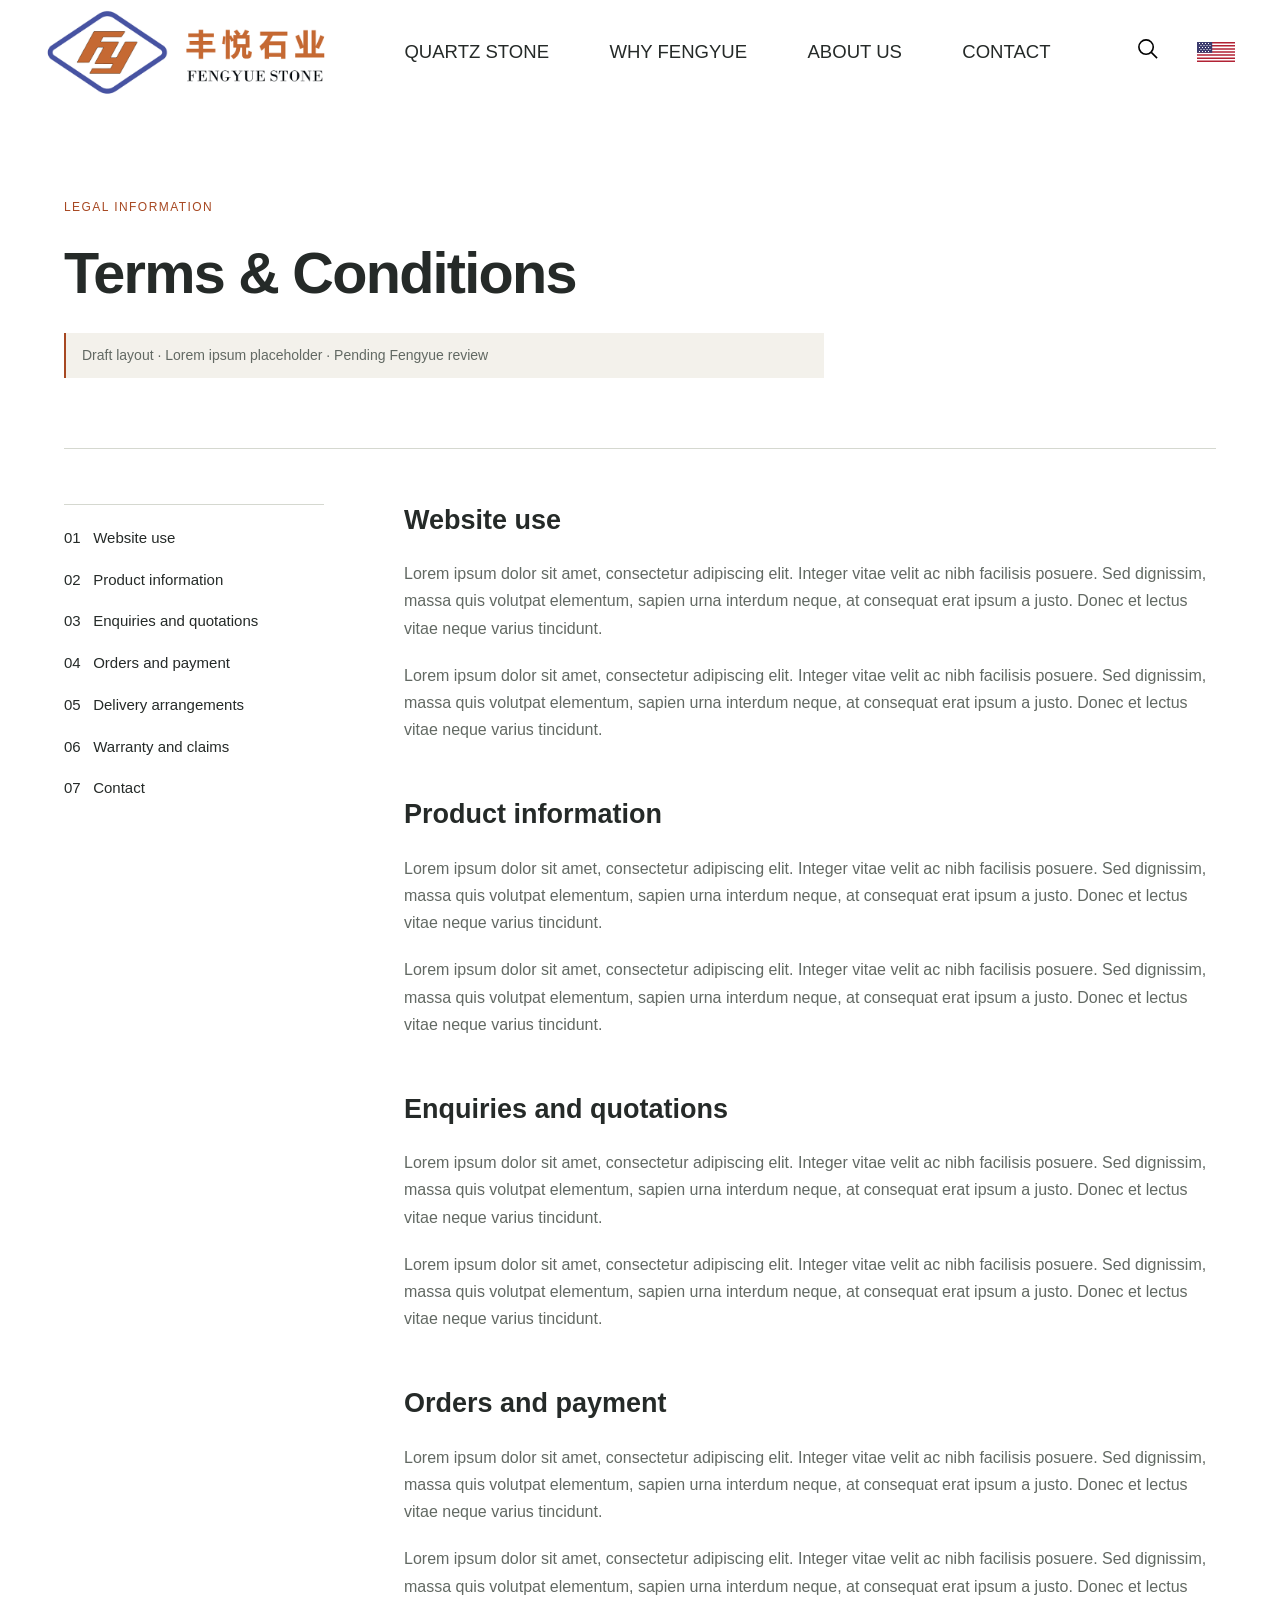
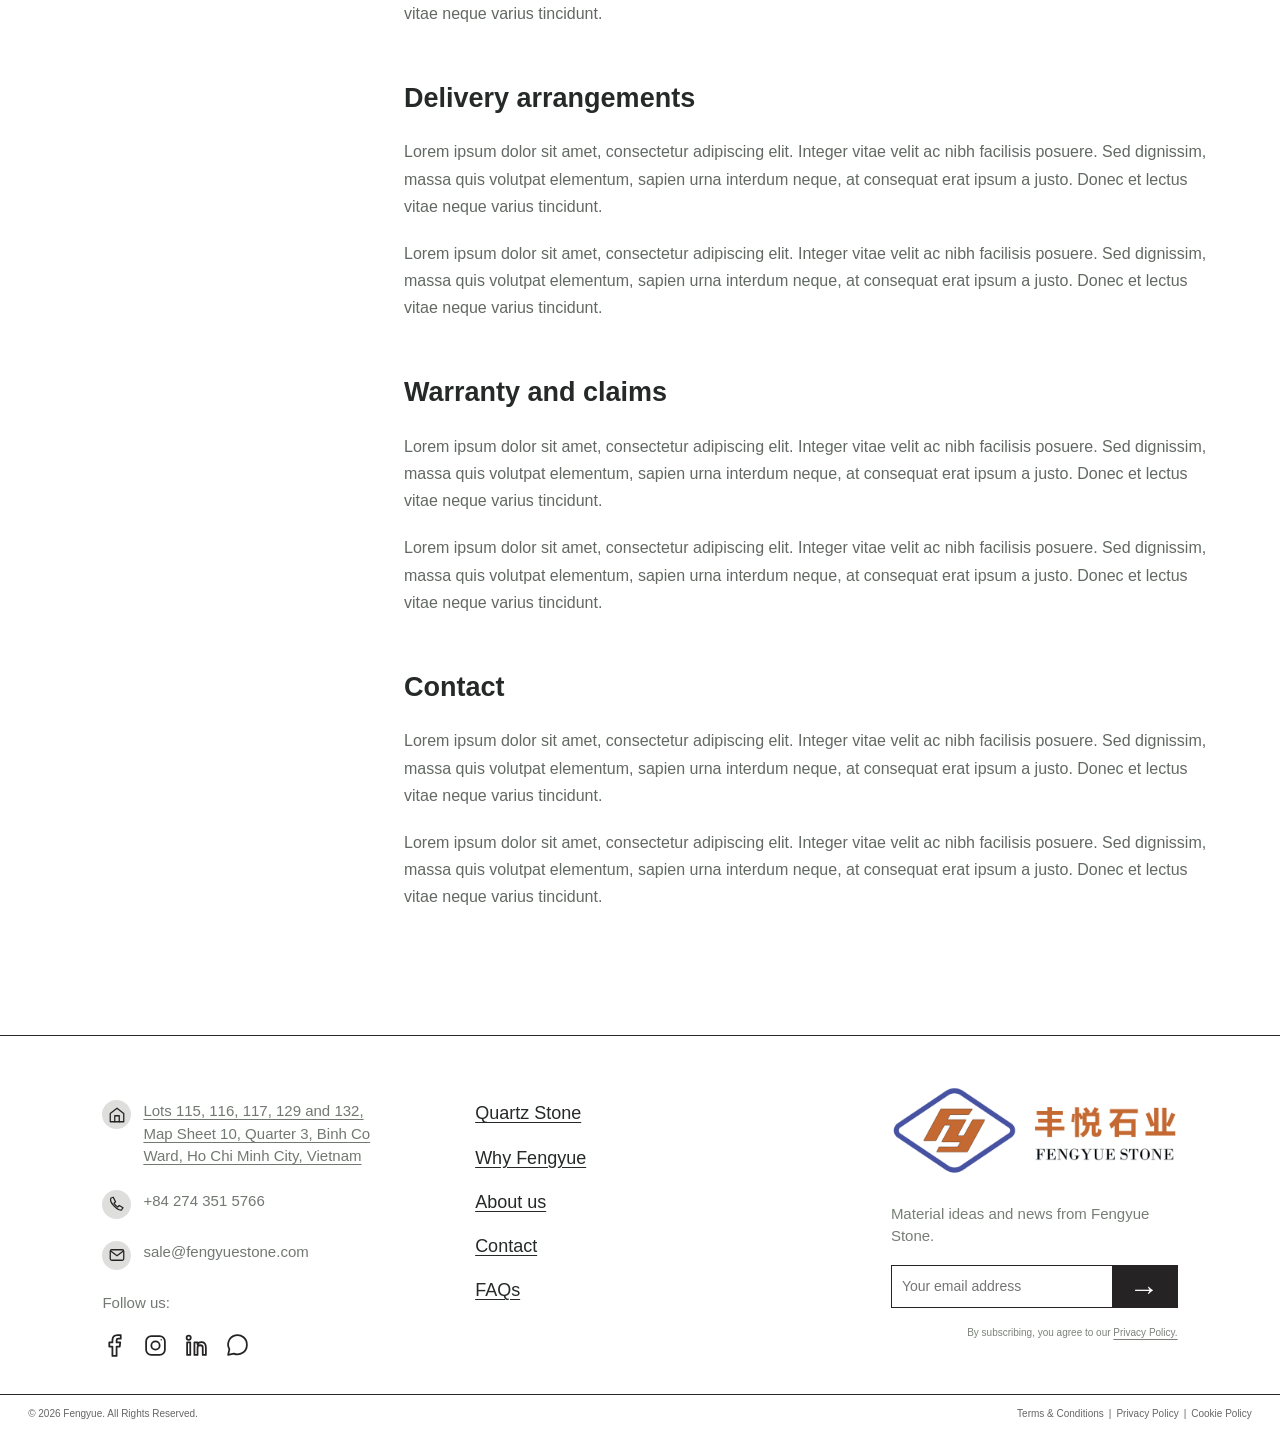
<file: terms-and-conditions.html>
<!doctype html><html lang="en"><head><meta charset="utf-8"><meta name="viewport" content="width=device-width,initial-scale=1"><title>Terms &amp; Conditions | Fengyue Stone</title><link rel="stylesheet" href="styles.css?v=7"><link rel="stylesheet" href="refinements.css?v=7"><link rel="stylesheet" href="pages.css?v=7"><script src="app.js?v=7" defer></script><script src="enhancements.js?v=7" defer></script><script src="pages.js?v=7" defer></script><link rel="stylesheet" href="revision.css?v=7"><script src="revision.js?v=7" defer></script><link rel="stylesheet" href="polish.css?v=7"><meta name="description" content="Draft terms &amp; conditions layout awaiting Fengyue review."><meta name="robots" content="noindex, nofollow"><meta property="og:title" content="Terms &amp; Conditions | Fengyue Stone"><meta property="og:description" content="Draft terms &amp; conditions layout awaiting Fengyue review."><meta property="og:type" content="website"><meta property="og:url" content="https://fengyue-design-review-nov17.artifexvietnam.chatgpt.site/terms-and-conditions.html"><meta property="og:image" content="https://fengyue-design-review-nov17.artifexvietnam.chatgpt.site/assets/Rectangle-132-1.png"><script type="application/ld+json">{"@context": "https://schema.org", "@graph": [{"@type": "Organization", "@id": "https://fengyuestone.com/#organization", "name": "Fengyue Stone", "alternateName": ["Feng Yue Stone", "FengYueStone"], "url": "https://fengyuestone.com/", "email": "sale@fengyuestone.com", "telephone": "+84-274-351-5766", "address": {"@type": "PostalAddress", "streetAddress": "Lots 115, 116, 117, 129 and 132, Map Sheet 10, Quarter 3", "addressLocality": "Binh Co Ward", "addressRegion": "Ho Chi Minh City", "addressCountry": "VN"}}, {"@type": "WebPage", "@id": "https://fengyue-design-review-nov17.artifexvietnam.chatgpt.site/terms-and-conditions.html#page", "url": "https://fengyue-design-review-nov17.artifexvietnam.chatgpt.site/terms-and-conditions.html", "name": "Terms & Conditions | Fengyue Stone", "description": "Draft terms & conditions layout awaiting Fengyue review.", "inLanguage": "en", "about": {"@id": "https://fengyuestone.com/#organization"}}, {"@type": "BreadcrumbList", "itemListElement": [{"@type": "ListItem", "position": 1, "name": "Home", "item": "https://fengyue-design-review-nov17.artifexvietnam.chatgpt.site/"}, {"@type": "ListItem", "position": 2, "name": "Terms & Conditions", "item": "https://fengyue-design-review-nov17.artifexvietnam.chatgpt.site/terms-and-conditions.html"}]}]}</script><link rel="stylesheet" href="content.css?v=7"><script src="content.js?v=7" defer></script></head><body><header><a class="brand" href="index.html"><img src="assets/logo.png" alt="Fengyue Stone"></a><nav aria-label="Main navigation"><a href="quartz.html">QUARTZ STONE</a><a href="why-fengyue.html">WHY FENGYUE</a><a href="about.html">ABOUT US</a><a href="contact.html">CONTACT</a></nav><button class="search-button" aria-label="Search stones"><svg width="23" height="23" viewbox="0 0 24 24" fill="none" stroke="currentColor" stroke-width="1.7"><circle cx="10.5" cy="10.5" r="7.5"></circle><path d="m16 16 6 6"></path></svg></button><span class="flag" title="English" aria-label="English"><svg viewbox="0 0 38 20" width="38" height="20" aria-hidden="true"><path fill="#fff" d="M0 0h38v20H0z"></path><path stroke="#b22234" stroke-width="1.54" d="M0 .77h38M0 3.85h38M0 6.92h38M0 10h38M0 13.08h38M0 16.15h38M0 19.23h38"></path><path fill="#3c3b6e" d="M0 0h15.2v10.77H0z"></path><path fill="#fff" d="M2 1h1v1H2zm3 0h1v1H5zm3 0h1v1H8zm3 0h1v1h-1zM3.5 3h1v1h-1zm3 0h1v1h-1zm3 0h1v1h-1zm3 0h1v1h-1zM2 5h1v1H2zm3 0h1v1H5zm3 0h1v1H8zm3 0h1v1h-1zM3.5 7h1v1h-1zm3 0h1v1h-1zm3 0h1v1h-1zm3 0h1v1h-1zM2 9h1v1H2zm3 0h1v1H5zm3 0h1v1H8zm3 0h1v1h-1z"></path></svg></span><button class="menu" aria-label="Toggle navigation" aria-expanded="false">☰</button></header><div class="search-panel" hidden><label>Find a stone <input type="search" placeholder="Name or product code"></label><button class="close-search" aria-label="Close search">×</button><p class="search-status" aria-live="polite"></p></div><main class="support-page legal-page"><section class="support-heading wrap"><p class="eyebrow">LEGAL INFORMATION</p><h1>Terms &amp; Conditions</h1><p class="draft-label">Draft layout · Lorem ipsum placeholder · Pending Fengyue review</p></section><div class="legal-layout wrap"><nav class="legal-toc" aria-label="On this page"><a href="#legal-0">01   Website use</a><a href="#legal-1">02   Product information</a><a href="#legal-2">03   Enquiries and quotations</a><a href="#legal-3">04   Orders and payment</a><a href="#legal-4">05   Delivery arrangements</a><a href="#legal-5">06   Warranty and claims</a><a href="#legal-6">07   Contact</a></nav><article class="legal-copy"><section id="legal-0"><h2>Website use</h2><p>Lorem ipsum dolor sit amet, consectetur adipiscing elit. Integer vitae velit ac nibh facilisis posuere. Sed dignissim, massa quis volutpat elementum, sapien urna interdum neque, at consequat erat ipsum a justo. Donec et lectus vitae neque varius tincidunt.</p><p>Lorem ipsum dolor sit amet, consectetur adipiscing elit. Integer vitae velit ac nibh facilisis posuere. Sed dignissim, massa quis volutpat elementum, sapien urna interdum neque, at consequat erat ipsum a justo. Donec et lectus vitae neque varius tincidunt.</p></section><section id="legal-1"><h2>Product information</h2><p>Lorem ipsum dolor sit amet, consectetur adipiscing elit. Integer vitae velit ac nibh facilisis posuere. Sed dignissim, massa quis volutpat elementum, sapien urna interdum neque, at consequat erat ipsum a justo. Donec et lectus vitae neque varius tincidunt.</p><p>Lorem ipsum dolor sit amet, consectetur adipiscing elit. Integer vitae velit ac nibh facilisis posuere. Sed dignissim, massa quis volutpat elementum, sapien urna interdum neque, at consequat erat ipsum a justo. Donec et lectus vitae neque varius tincidunt.</p></section><section id="legal-2"><h2>Enquiries and quotations</h2><p>Lorem ipsum dolor sit amet, consectetur adipiscing elit. Integer vitae velit ac nibh facilisis posuere. Sed dignissim, massa quis volutpat elementum, sapien urna interdum neque, at consequat erat ipsum a justo. Donec et lectus vitae neque varius tincidunt.</p><p>Lorem ipsum dolor sit amet, consectetur adipiscing elit. Integer vitae velit ac nibh facilisis posuere. Sed dignissim, massa quis volutpat elementum, sapien urna interdum neque, at consequat erat ipsum a justo. Donec et lectus vitae neque varius tincidunt.</p></section><section id="legal-3"><h2>Orders and payment</h2><p>Lorem ipsum dolor sit amet, consectetur adipiscing elit. Integer vitae velit ac nibh facilisis posuere. Sed dignissim, massa quis volutpat elementum, sapien urna interdum neque, at consequat erat ipsum a justo. Donec et lectus vitae neque varius tincidunt.</p><p>Lorem ipsum dolor sit amet, consectetur adipiscing elit. Integer vitae velit ac nibh facilisis posuere. Sed dignissim, massa quis volutpat elementum, sapien urna interdum neque, at consequat erat ipsum a justo. Donec et lectus vitae neque varius tincidunt.</p></section><section id="legal-4"><h2>Delivery arrangements</h2><p>Lorem ipsum dolor sit amet, consectetur adipiscing elit. Integer vitae velit ac nibh facilisis posuere. Sed dignissim, massa quis volutpat elementum, sapien urna interdum neque, at consequat erat ipsum a justo. Donec et lectus vitae neque varius tincidunt.</p><p>Lorem ipsum dolor sit amet, consectetur adipiscing elit. Integer vitae velit ac nibh facilisis posuere. Sed dignissim, massa quis volutpat elementum, sapien urna interdum neque, at consequat erat ipsum a justo. Donec et lectus vitae neque varius tincidunt.</p></section><section id="legal-5"><h2>Warranty and claims</h2><p>Lorem ipsum dolor sit amet, consectetur adipiscing elit. Integer vitae velit ac nibh facilisis posuere. Sed dignissim, massa quis volutpat elementum, sapien urna interdum neque, at consequat erat ipsum a justo. Donec et lectus vitae neque varius tincidunt.</p><p>Lorem ipsum dolor sit amet, consectetur adipiscing elit. Integer vitae velit ac nibh facilisis posuere. Sed dignissim, massa quis volutpat elementum, sapien urna interdum neque, at consequat erat ipsum a justo. Donec et lectus vitae neque varius tincidunt.</p></section><section id="legal-6"><h2>Contact</h2><p>Lorem ipsum dolor sit amet, consectetur adipiscing elit. Integer vitae velit ac nibh facilisis posuere. Sed dignissim, massa quis volutpat elementum, sapien urna interdum neque, at consequat erat ipsum a justo. Donec et lectus vitae neque varius tincidunt.</p><p>Lorem ipsum dolor sit amet, consectetur adipiscing elit. Integer vitae velit ac nibh facilisis posuere. Sed dignissim, massa quis volutpat elementum, sapien urna interdum neque, at consequat erat ipsum a justo. Donec et lectus vitae neque varius tincidunt.</p></section></article></div></main><footer><div class="footer-main"><div class="contact-info"><p><span class="contact-icon"><svg viewbox="0 0 24 24" fill="none" stroke="currentColor" stroke-width="1.7" stroke-linecap="round" stroke-linejoin="round" aria-hidden="true"><path d="m3 10 9-7 9 7v11H3Z"></path><path d="M9 21v-8h6v8"></path></svg></span><a href="https://www.google.com/maps/search/?api=1&amp;query=Fengyue%20Stone%20Lots%20115%2C%20116%2C%20117%2C%20129%20and%20132%2C%20Map%20Sheet%2010%2C%20Quarter%203%2C%20Binh%20Co%20Ward%2C%20Ho%20Chi%20Minh%20City%2C%20Vietnam" target="_blank" rel="noopener">Lots 115, 116, 117, 129 and 132, Map Sheet 10, Quarter 3, Binh Co Ward, Ho Chi Minh City, Vietnam</a></p><p><span class="contact-icon"><svg viewbox="0 0 24 24" fill="none" stroke="currentColor" stroke-width="1.7" stroke-linecap="round" stroke-linejoin="round" aria-hidden="true"><path d="M7 3 4 4c-3 5 8 17 14 16l2-3-5-3-2 2a13 13 0 0 1-5-5l2-2Z"></path></svg></span><a href="tel:+842743515766">+84 274 351 5766</a></p><p><span class="contact-icon"><svg viewbox="0 0 24 24" fill="none" stroke="currentColor" stroke-width="1.7" stroke-linecap="round" stroke-linejoin="round" aria-hidden="true"><rect x="3" y="5" width="18" height="14" rx="2"></rect><path d="m4 7 8 6 8-6"></path></svg></span><a href="mailto:sale@fengyuestone.com">sale@fengyuestone.com</a></p><p class="follow">Follow us:</p><div class="social" aria-label="Social channels"><button type="button" data-social="facebook" aria-label="Facebook"><svg viewbox="0 0 24 24" fill="none" stroke="currentColor" stroke-width="1.7" stroke-linecap="round" stroke-linejoin="round" aria-hidden="true"><path d="M14 22v-9h3l.5-4H14V7c0-1 .5-1.5 1.5-1.5H18V2h-3c-3 0-5 2-5 5v2H7v4h3v9Z"></path></svg></button><button type="button" data-social="instagram" aria-label="Instagram"><svg viewbox="0 0 24 24" fill="none" stroke="currentColor" stroke-width="1.7" stroke-linecap="round" stroke-linejoin="round" aria-hidden="true"><rect x="3" y="3" width="18" height="18" rx="5"></rect><circle cx="12" cy="12" r="4"></circle><circle cx="17.5" cy="6.5" r=".7" fill="currentColor" stroke="none"></circle></svg></button><button type="button" data-social="linkedin" aria-label="Linkedin"><svg viewbox="0 0 24 24" fill="none" stroke="currentColor" stroke-width="1.7" stroke-linecap="round" stroke-linejoin="round" aria-hidden="true"><circle cx="4.5" cy="4.5" r="2"></circle><path d="M3 9h3v12H3Z M10 9h3v2c1-3 8-4 8 3v7h-3v-7c0-3-5-3-5 0v7h-3Z"></path></svg></button><button type="button" data-social="chat" aria-label="Chat"><svg viewbox="0 0 24 24" fill="none" stroke="currentColor" stroke-width="1.7" stroke-linecap="round" stroke-linejoin="round" aria-hidden="true"><path d="M21 11.5a9 9 0 0 1-12.5 8.3L3 21l1.2-5.5A9 9 0 1 1 21 11.5Z"></path></svg></button></div></div><div class="footer-nav"><a href="quartz.html">Quartz Stone</a><a href="why-fengyue.html">Why Fengyue</a><a href="about.html">About us</a><a href="contact.html">Contact</a><a href="faq.html">FAQs</a></div><div class="newsletter"><a href="index.html"><img src="assets/logo.png" alt="Fengyue Stone"></a><p>Material ideas and news from Fengyue Stone.</p><form class="subscribe"><label class="sr-only" for="newsletter">Your email address</label><input id="newsletter" type="email" required placeholder="Your email address"><button aria-label="Subscribe">→</button></form><small>By subscribing, you agree to our <a href="privacy-policy.html">Privacy Policy.</a></small><p class="form-status" aria-live="polite"></p></div></div><div class="legal"><span>© 2026 Fengyue. All Rights Reserved.</span><span><a href="terms-and-conditions.html">Terms &amp; Conditions</a> | <a href="privacy-policy.html">Privacy Policy</a> | <a href="cookie-policy.html">Cookie Policy</a></span></div></footer><dialog id="notice"><button class="dialog-close" aria-label="Close">×</button><h2></h2><p></p></dialog></body></html>
</file>
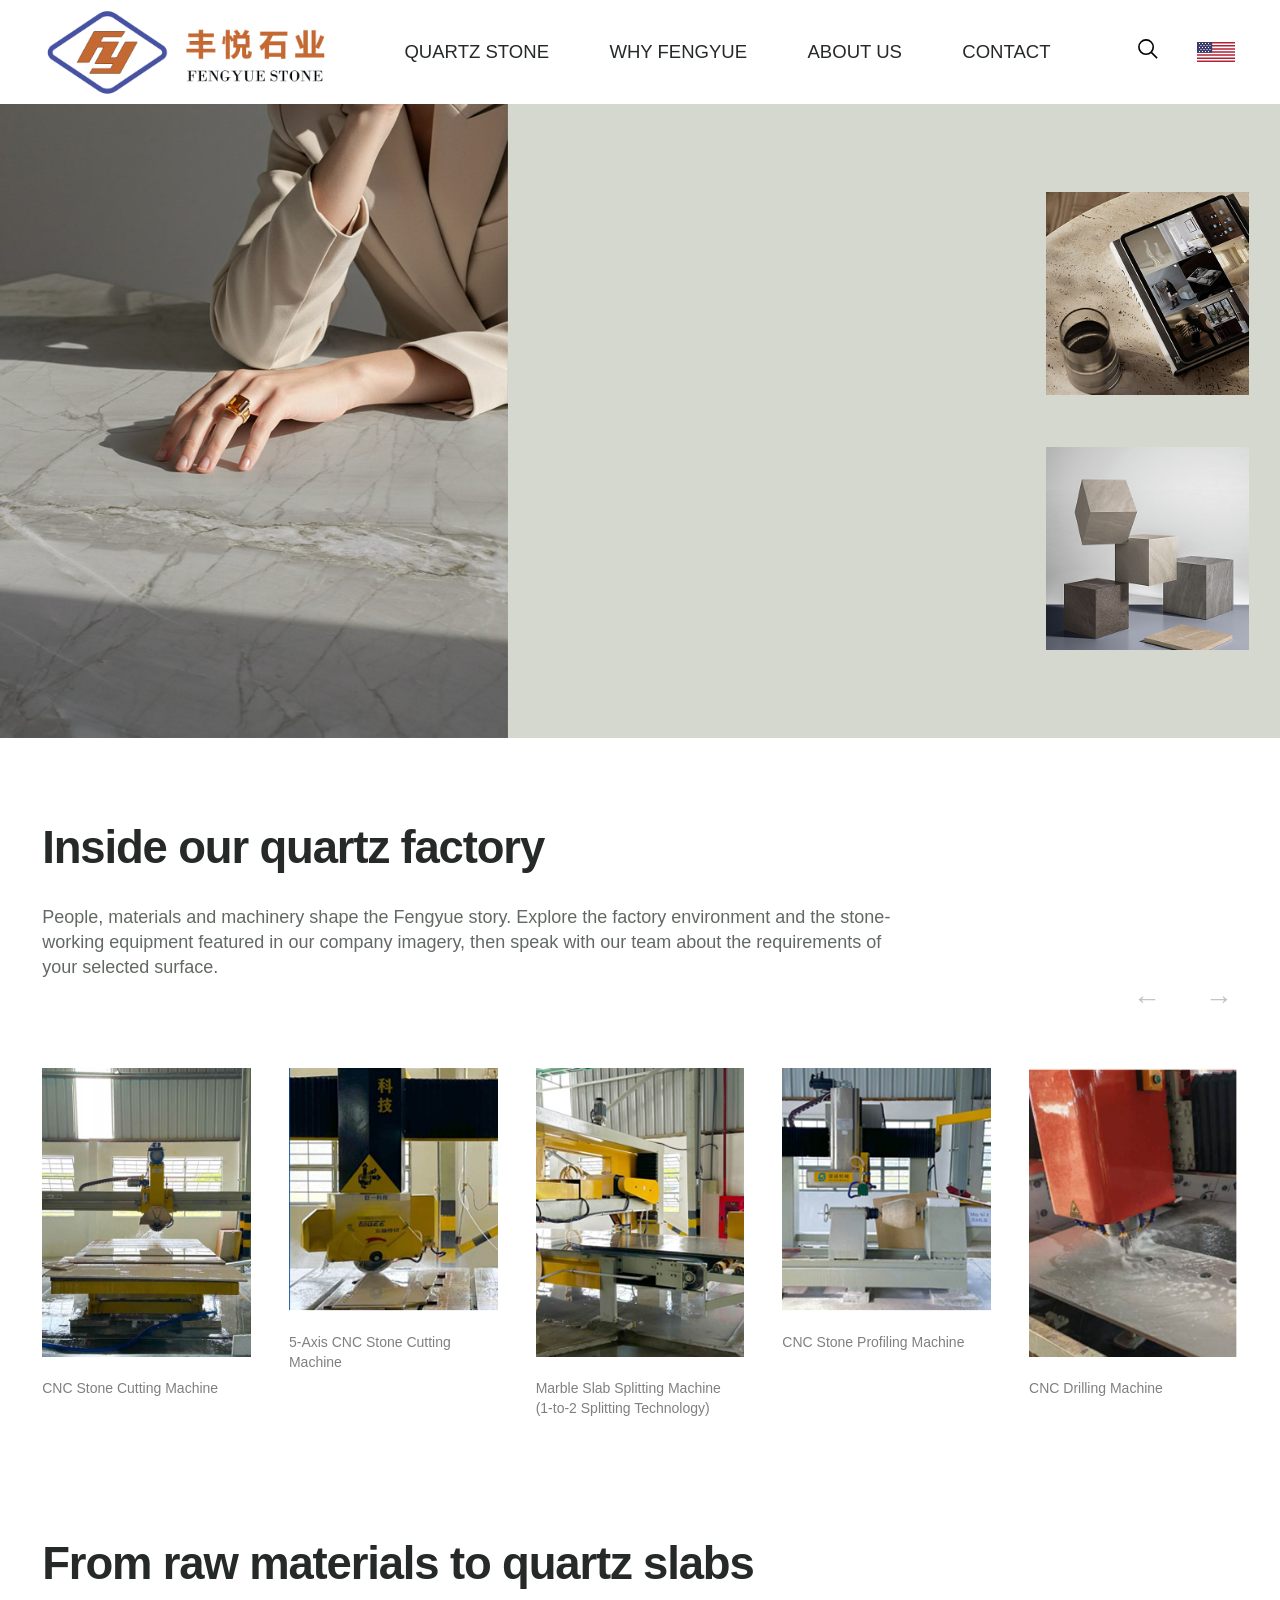
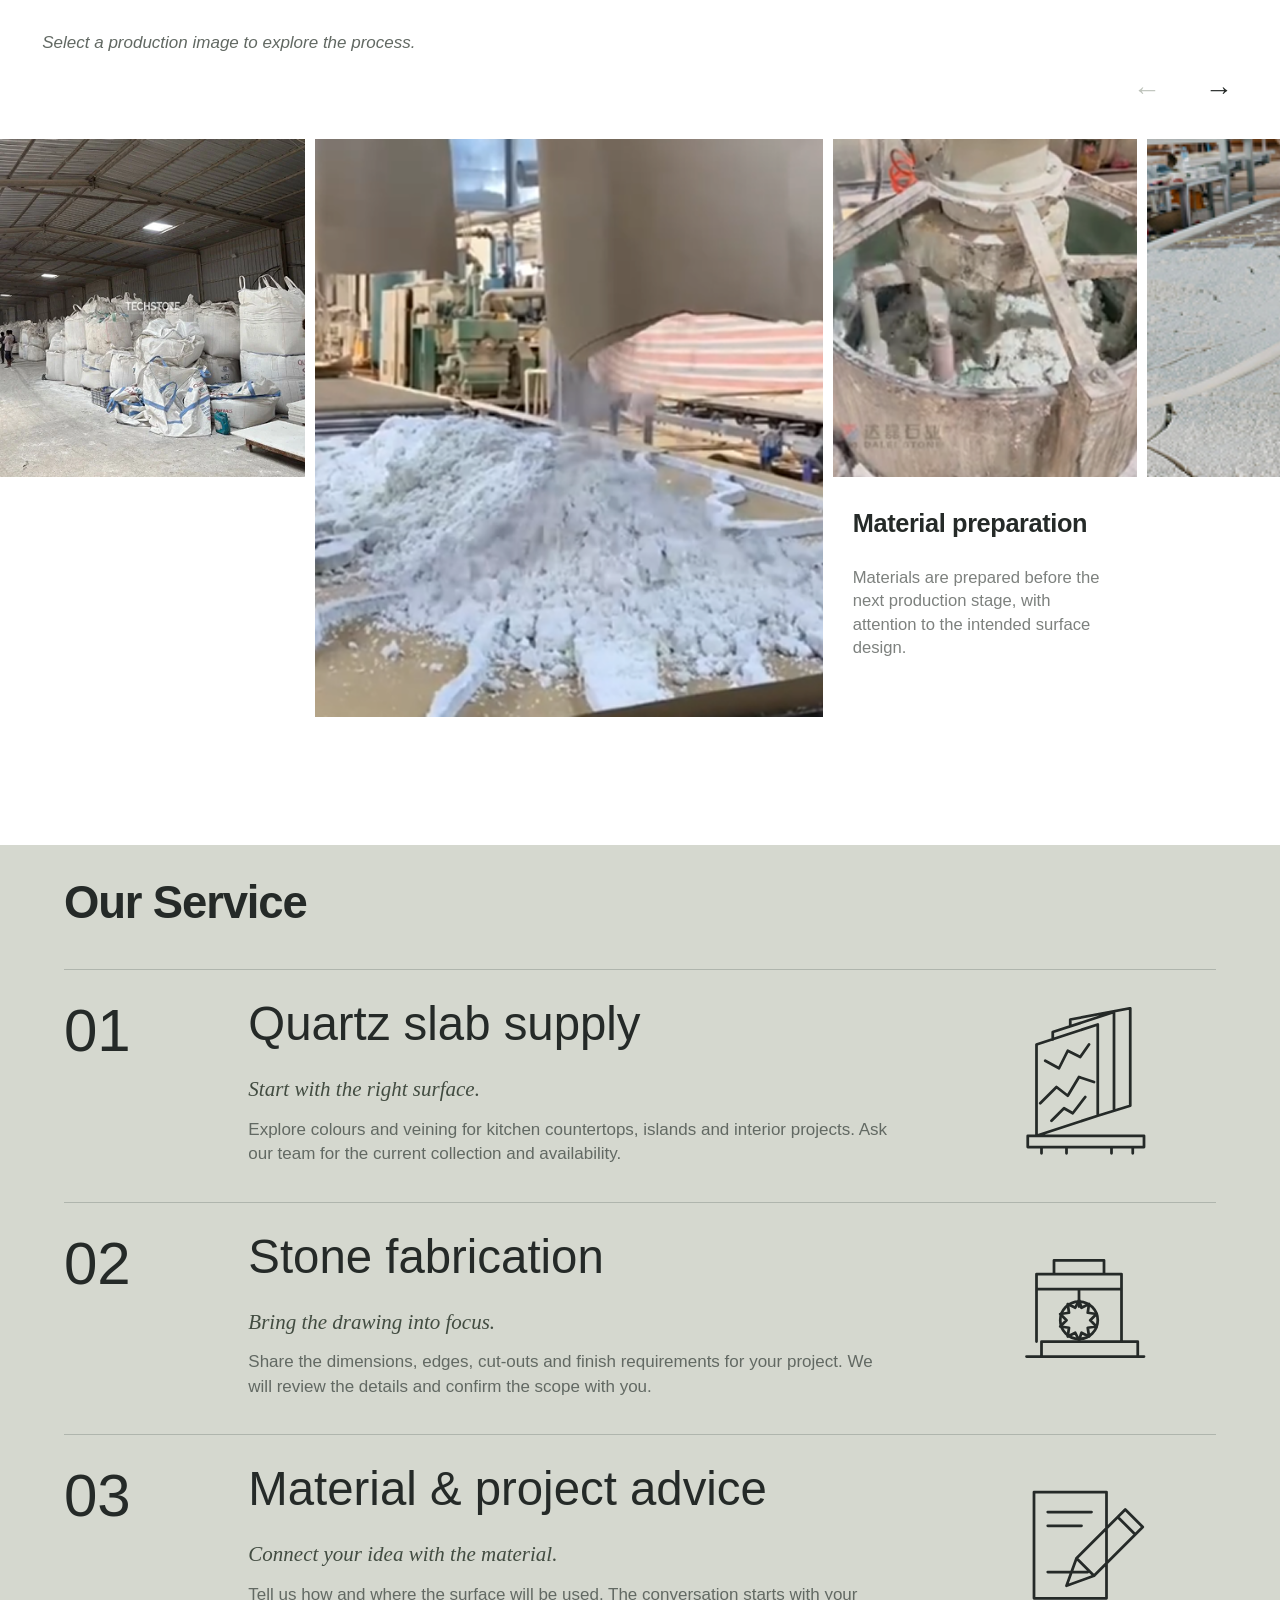
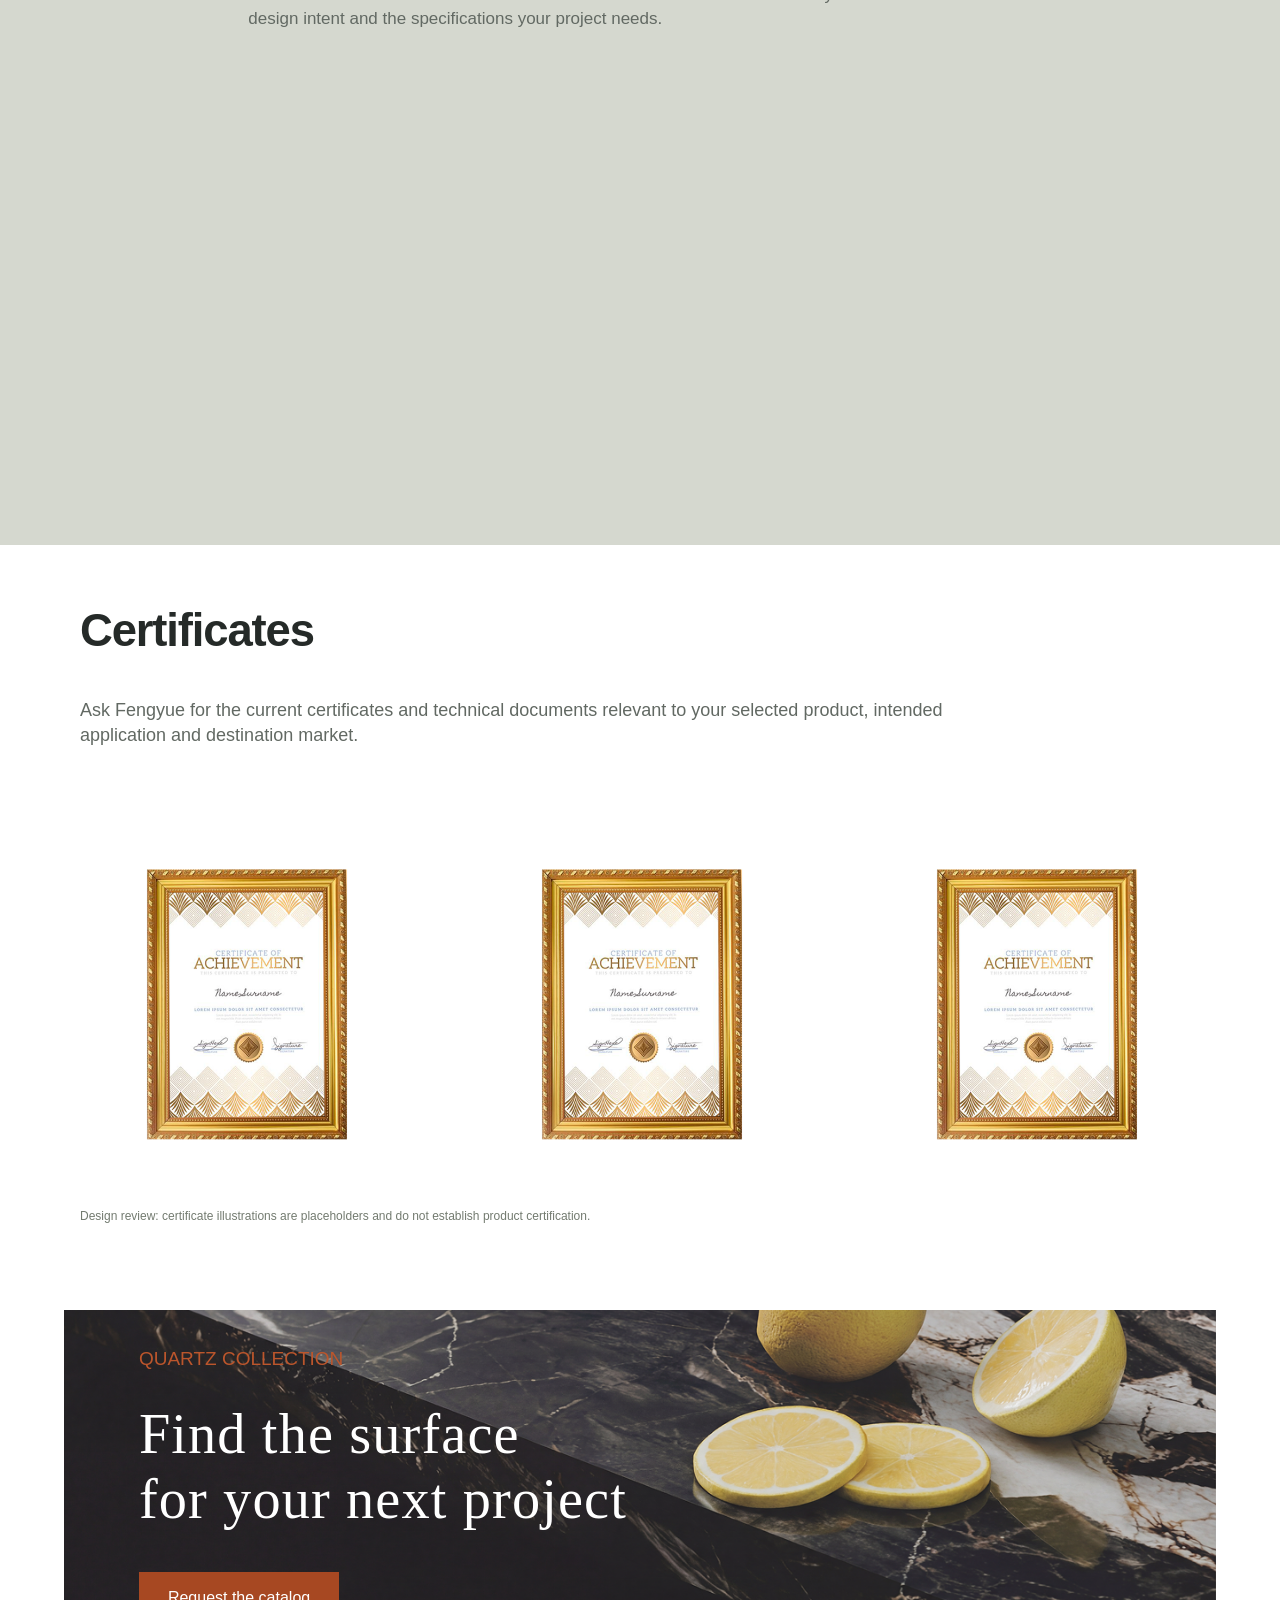
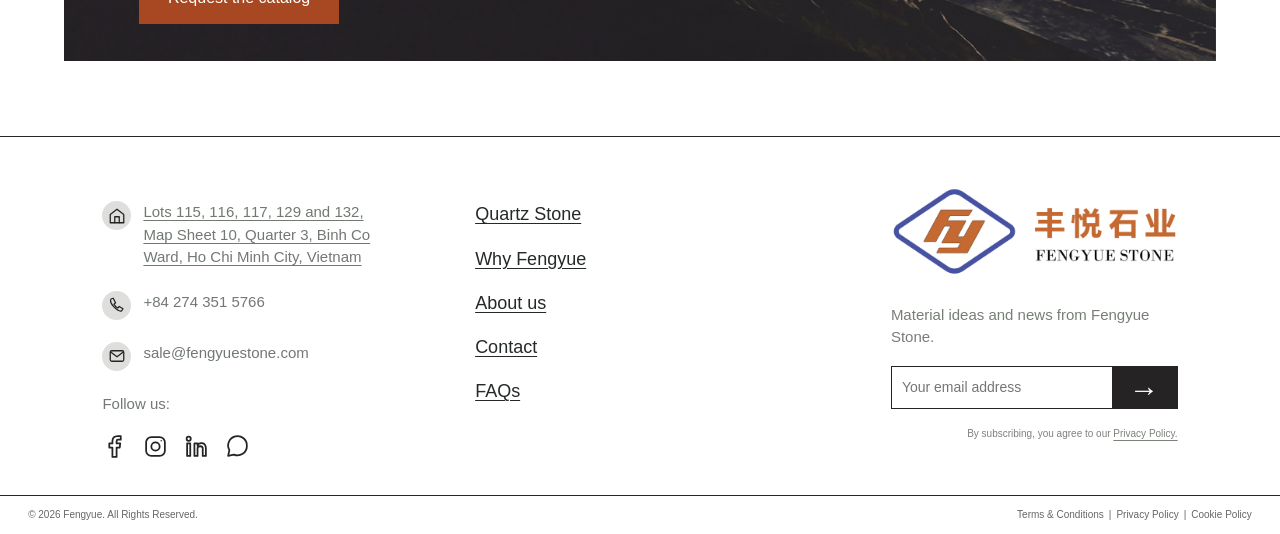
<file: why-fengyue.html>
<!doctype html><html lang="en"><head><meta charset="utf-8"><meta name="viewport" content="width=device-width,initial-scale=1"><title>Quartz Manufacturing &amp; Fabrication | Why Fengyue Stone</title><link rel="stylesheet" href="styles.css?v=7"><link rel="stylesheet" href="refinements.css?v=7"><link rel="stylesheet" href="pages.css?v=7"><script src="app.js?v=7" defer></script><script src="enhancements.js?v=7" defer></script><script src="pages.js?v=7" defer></script><link rel="stylesheet" href="revision.css?v=7"><script src="revision.js?v=7" defer></script><link rel="stylesheet" href="polish.css?v=7"><meta name="description" content="Explore the Fengyue factory story, quartz production imagery and stone fabrication enquiries. Discuss material and project requirements with our team."><meta name="robots" content="noindex, nofollow"><meta property="og:title" content="Quartz Manufacturing &amp; Fabrication | Why Fengyue Stone"><meta property="og:description" content="Explore the Fengyue factory story, quartz production imagery and stone fabrication enquiries. Discuss material and project requirements with our team."><meta property="og:type" content="website"><meta property="og:url" content="https://fengyue-design-review-nov17.artifexvietnam.chatgpt.site/why-fengyue.html"><meta property="og:image" content="https://fengyue-design-review-nov17.artifexvietnam.chatgpt.site/assets/Rectangle-132-1.png"><script type="application/ld+json">{"@context": "https://schema.org", "@graph": [{"@type": "Organization", "@id": "https://fengyuestone.com/#organization", "name": "Fengyue Stone", "alternateName": ["Feng Yue Stone", "FengYueStone"], "url": "https://fengyuestone.com/", "email": "sale@fengyuestone.com", "telephone": "+84-274-351-5766", "address": {"@type": "PostalAddress", "streetAddress": "Lots 115, 116, 117, 129 and 132, Map Sheet 10, Quarter 3", "addressLocality": "Binh Co Ward", "addressRegion": "Ho Chi Minh City", "addressCountry": "VN"}}, {"@type": "WebPage", "@id": "https://fengyue-design-review-nov17.artifexvietnam.chatgpt.site/why-fengyue.html#page", "url": "https://fengyue-design-review-nov17.artifexvietnam.chatgpt.site/why-fengyue.html", "name": "Quartz Manufacturing & Fabrication | Why Fengyue Stone", "description": "Explore the Fengyue factory story, quartz production imagery and stone fabrication enquiries. Discuss material and project requirements with our team.", "inLanguage": "en", "about": {"@id": "https://fengyuestone.com/#organization"}}, {"@type": "BreadcrumbList", "itemListElement": [{"@type": "ListItem", "position": 1, "name": "Home", "item": "https://fengyue-design-review-nov17.artifexvietnam.chatgpt.site/"}, {"@type": "ListItem", "position": 2, "name": "Inside our quartz factory", "item": "https://fengyue-design-review-nov17.artifexvietnam.chatgpt.site/why-fengyue.html"}]}]}</script><link rel="stylesheet" href="content.css?v=7"><script src="content.js?v=7" defer></script></head><body><header><a class="brand" href="index.html"><img src="assets/logo.png" alt="Fengyue Stone"></a><nav aria-label="Main navigation"><a href="quartz.html">QUARTZ STONE</a><a href="why-fengyue.html">WHY FENGYUE</a><a href="about.html">ABOUT US</a><a href="contact.html">CONTACT</a></nav><button class="search-button" aria-label="Search stones"><svg width="23" height="23" viewbox="0 0 24 24" fill="none" stroke="currentColor" stroke-width="1.7"><circle cx="10.5" cy="10.5" r="7.5"></circle><path d="m16 16 6 6"></path></svg></button><span class="flag" title="English" aria-label="English"><svg viewbox="0 0 38 20" width="38" height="20" aria-hidden="true"><path fill="#fff" d="M0 0h38v20H0z"></path><path stroke="#b22234" stroke-width="1.54" d="M0 .77h38M0 3.85h38M0 6.92h38M0 10h38M0 13.08h38M0 16.15h38M0 19.23h38"></path><path fill="#3c3b6e" d="M0 0h15.2v10.77H0z"></path><path fill="#fff" d="M2 1h1v1H2zm3 0h1v1H5zm3 0h1v1H8zm3 0h1v1h-1zM3.5 3h1v1h-1zm3 0h1v1h-1zm3 0h1v1h-1zm3 0h1v1h-1zM2 5h1v1H2zm3 0h1v1H5zm3 0h1v1H8zm3 0h1v1h-1zM3.5 7h1v1h-1zm3 0h1v1h-1zm3 0h1v1h-1zm3 0h1v1h-1zM2 9h1v1H2zm3 0h1v1H5zm3 0h1v1H8zm3 0h1v1h-1z"></path></svg></span><button class="menu" aria-label="Toggle navigation" aria-expanded="false">☰</button></header><div class="search-panel" hidden><label>Find a stone <input type="search" placeholder="Name or product code"></label><button class="close-search" aria-label="Close search">×</button><p class="search-status" aria-live="polite"></p></div><main><section class="why-hero"><img class="" src="assets/Rectangle-169.png" alt="Craftsmanship and natural stone surfaces" loading="lazy"><div class="why-hero-side"><img class="" src="assets/Rectangle-170.png" alt="Material inspiration on a tablet" loading="lazy"><img class="" src="assets/Rectangle-171.png" alt="Stone material cubes" loading="lazy"></div></section><section class="machines wide-wrap"><h1>Inside our quartz factory</h1><p class="section-intro">People, materials and machinery shape the Fengyue story. Explore the factory environment and the stone-working equipment featured in our company imagery, then speak with our team about the requirements of your selected surface.</p><div class="track-arrows"><button data-track="machine-track" data-direction="-1" aria-label="Previous">←</button><button data-track="machine-track" data-direction="1" aria-label="Next">→</button></div><div class="machine-track" id="machine-track"><figure><img src="assets/machine-1.png" alt="CNC Stone Cutting Machine" loading="lazy"><figcaption>CNC Stone Cutting Machine</figcaption></figure><figure><img src="assets/machine-2.png" alt="5-Axis CNC Stone Cutting Machine" loading="lazy"><figcaption>5-Axis CNC Stone Cutting Machine</figcaption></figure><figure><img src="assets/machine-3.png" alt="Marble Slab Splitting Machine (1-to-2 Splitting Technology)" loading="lazy"><figcaption>Marble Slab Splitting Machine<br> (1-to-2 Splitting Technology)</figcaption></figure><figure><img src="assets/machine-4.png" alt="CNC Stone Profiling Machine" loading="lazy"><figcaption>CNC Stone Profiling Machine</figcaption></figure><figure><img src="assets/machine-5.png" alt="CNC Drilling Machine" loading="lazy"><figcaption>CNC Drilling Machine</figcaption></figure></div></section><section class="production"><div class="wide-wrap"><h2>From raw materials to quartz slabs</h2><p class="hover-hint">Select a production image to explore the process.</p><div class="track-arrows"><button data-track="production-track" data-direction="-1" aria-label="Previous">←</button><button data-track="production-track" data-direction="1" aria-label="Next">→</button></div></div><div class="showcase-track" id="production-track"><article class="showcase-card " tabindex="0" data-title="Raw materials" data-description="The production story begins with the materials selected for the surface."><img class="" src="assets/Rectangle-178.png" alt="Raw quartz materials" loading="lazy"><div class="showcase-copy" aria-live="polite"><h3>Raw materials</h3><p>The production story begins with the materials selected for the surface.</p></div></article><article class="showcase-card active" tabindex="0" data-title="Material preparation" data-description="Materials are prepared before the next production stage, with attention to the intended surface design."><img class="" src="assets/Rectangle-173-1.png" alt="Quartz production process" loading="lazy"><div class="showcase-copy" aria-live="polite"><h3>Material preparation</h3><p>Materials are prepared before the next production stage, with attention to the intended surface design.</p></div></article><article class="showcase-card " tabindex="0" data-title="Mixing &amp; forming" data-description="The prepared materials move through mixing and forming as the slab takes shape."><img class="" src="assets/Rectangle-174-1.png" alt="Mixing quartz materials" loading="lazy"><div class="showcase-copy" aria-live="polite"><h3>Mixing &amp; forming</h3><p>The prepared materials move through mixing and forming as the slab takes shape.</p></div></article><article class="showcase-card " tabindex="0" data-title="Surface details" data-description="Colour, veining and finishing contribute to the appearance of the completed surface."><img class="" src="assets/Rectangle-175-1.png" alt="Creating quartz slab veining" loading="lazy"><div class="showcase-copy" aria-live="polite"><h3>Surface details</h3><p>Colour, veining and finishing contribute to the appearance of the completed surface.</p></div></article></div></section><section class="services" id="our-service"><div class="wrap"><h2>Our Service</h2><div class="service-rows scroll-rows"><article class="service-row"><span class="service-number">01</span><div class="service-copy"><h3>Quartz slab supply</h3><blockquote>Start with the right surface.</blockquote><p>Explore colours and veining for kitchen countertops, islands and interior projects. Ask our team for the current collection and availability.</p></div><div class="service-icon" aria-label="Quartz slab supply"><svg viewbox="0 0 120 120" fill="none" stroke="currentColor" stroke-width="2.2" stroke-linecap="round" stroke-linejoin="round" aria-hidden="true"><path d="M15 103h93v9H15Z M26 112v5m20-5v5m36-5v5m17-5v5 M22 30l49-16v73l-49 16Z M35 26V20L84 4v79l-13 4 M49 15V10L97 1v78l-13 4"></path><path d="m29 43 11 6 7-14 10 5 7-10 M25 77l13-13 9 7 9-15 12 4 M34 91l10-10 7 4 10-13"></path></svg></div></article><article class="service-row"><span class="service-number">02</span><div class="service-copy"><h3>Stone fabrication</h3><blockquote>Bring the drawing into focus.</blockquote><p>Share the dimensions, edges, cut-outs and finish requirements for your project. We will review the details and confirm the scope with you.</p></div><div class="service-icon" aria-label="Stone fabrication"><svg viewbox="0 0 120 120" fill="none" stroke="currentColor" stroke-width="2.2" stroke-linecap="round" stroke-linejoin="round" aria-hidden="true"><path d="M14 94h94M22 82V28h68v54M22 40h68M36 28V17h40v11 M56 40v14 M26 82h77v12H26Z"></path><circle cx="56" cy="65" r="15"></circle><path d="m56 49 2 6 6-3-1 7 7 1-5 5 5 5-7 1 1 7-6-3-2 6-3-6-6 3 1-7-7-1 5-5-5-5 7-1-1-7 6 3Z"></path></svg></div></article><article class="service-row"><span class="service-number">03</span><div class="service-copy"><h3>Material &amp; project advice</h3><blockquote>Connect your idea with the material.</blockquote><p>Tell us how and where the surface will be used. The conversation starts with your design intent and the specifications your project needs.</p></div><div class="service-icon" aria-label="Material &amp; project advice"><svg viewbox="0 0 120 120" fill="none" stroke="currentColor" stroke-width="2.2" stroke-linecap="round" stroke-linejoin="round" aria-hidden="true"><path d="M20 16h58v85H20Z M31 32h35M31 43h27M31 80h32 M46 91l8-22 39-39 14 14-39 39Z M54 69l14 14 M87 36l14 14M46 91l22-8"></path></svg></div></article></div></div></section><section class="certificates wrap"><h2>Certificates</h2><p class="section-intro">Ask Fengyue for the current certificates and technical documents relevant to your selected product, intended application and destination market.</p><div class="certificate-grid"><figure><img src="assets/image-169.png" alt="Certificate of achievement illustration" loading="lazy"></figure><figure><img src="assets/image-170.png" alt="Certificate of achievement illustration" loading="lazy"></figure><figure><img src="assets/image-171.png" alt="Certificate of achievement illustration" loading="lazy"></figure></div><p class="review-note">Design review: certificate illustrations are placeholders and do not establish product certification.</p></section><section class="catalog-banner wrap"><img class="" src="assets/Rectangle-176.png" alt="Lemons on a dark marble surface" loading="lazy"><div><p>QUARTZ COLLECTION</p><h2>Find the surface<br> for your next project</h2><a class="button " href="contact.html">Request the catalog</a></div></section></main><footer><div class="footer-main"><div class="contact-info"><p><span class="contact-icon"><svg viewbox="0 0 24 24" fill="none" stroke="currentColor" stroke-width="1.7" stroke-linecap="round" stroke-linejoin="round" aria-hidden="true"><path d="m3 10 9-7 9 7v11H3Z"></path><path d="M9 21v-8h6v8"></path></svg></span><a href="https://www.google.com/maps/search/?api=1&amp;query=Fengyue%20Stone%20Lots%20115%2C%20116%2C%20117%2C%20129%20and%20132%2C%20Map%20Sheet%2010%2C%20Quarter%203%2C%20Binh%20Co%20Ward%2C%20Ho%20Chi%20Minh%20City%2C%20Vietnam" target="_blank" rel="noopener">Lots 115, 116, 117, 129 and 132, Map Sheet 10, Quarter 3, Binh Co Ward, Ho Chi Minh City, Vietnam</a></p><p><span class="contact-icon"><svg viewbox="0 0 24 24" fill="none" stroke="currentColor" stroke-width="1.7" stroke-linecap="round" stroke-linejoin="round" aria-hidden="true"><path d="M7 3 4 4c-3 5 8 17 14 16l2-3-5-3-2 2a13 13 0 0 1-5-5l2-2Z"></path></svg></span><a href="tel:+842743515766">+84 274 351 5766</a></p><p><span class="contact-icon"><svg viewbox="0 0 24 24" fill="none" stroke="currentColor" stroke-width="1.7" stroke-linecap="round" stroke-linejoin="round" aria-hidden="true"><rect x="3" y="5" width="18" height="14" rx="2"></rect><path d="m4 7 8 6 8-6"></path></svg></span><a href="mailto:sale@fengyuestone.com">sale@fengyuestone.com</a></p><p class="follow">Follow us:</p><div class="social" aria-label="Social channels"><button type="button" data-social="facebook" aria-label="Facebook"><svg viewbox="0 0 24 24" fill="none" stroke="currentColor" stroke-width="1.7" stroke-linecap="round" stroke-linejoin="round" aria-hidden="true"><path d="M14 22v-9h3l.5-4H14V7c0-1 .5-1.5 1.5-1.5H18V2h-3c-3 0-5 2-5 5v2H7v4h3v9Z"></path></svg></button><button type="button" data-social="instagram" aria-label="Instagram"><svg viewbox="0 0 24 24" fill="none" stroke="currentColor" stroke-width="1.7" stroke-linecap="round" stroke-linejoin="round" aria-hidden="true"><rect x="3" y="3" width="18" height="18" rx="5"></rect><circle cx="12" cy="12" r="4"></circle><circle cx="17.5" cy="6.5" r=".7" fill="currentColor" stroke="none"></circle></svg></button><button type="button" data-social="linkedin" aria-label="Linkedin"><svg viewbox="0 0 24 24" fill="none" stroke="currentColor" stroke-width="1.7" stroke-linecap="round" stroke-linejoin="round" aria-hidden="true"><circle cx="4.5" cy="4.5" r="2"></circle><path d="M3 9h3v12H3Z M10 9h3v2c1-3 8-4 8 3v7h-3v-7c0-3-5-3-5 0v7h-3Z"></path></svg></button><button type="button" data-social="chat" aria-label="Chat"><svg viewbox="0 0 24 24" fill="none" stroke="currentColor" stroke-width="1.7" stroke-linecap="round" stroke-linejoin="round" aria-hidden="true"><path d="M21 11.5a9 9 0 0 1-12.5 8.3L3 21l1.2-5.5A9 9 0 1 1 21 11.5Z"></path></svg></button></div></div><div class="footer-nav"><a href="quartz.html">Quartz Stone</a><a href="why-fengyue.html">Why Fengyue</a><a href="about.html">About us</a><a href="contact.html">Contact</a><a href="faq.html">FAQs</a></div><div class="newsletter"><a href="index.html"><img src="assets/logo.png" alt="Fengyue Stone"></a><p>Material ideas and news from Fengyue Stone.</p><form class="subscribe"><label class="sr-only" for="newsletter">Your email address</label><input id="newsletter" type="email" required placeholder="Your email address"><button aria-label="Subscribe">→</button></form><small>By subscribing, you agree to our <a href="privacy-policy.html">Privacy Policy.</a></small><p class="form-status" aria-live="polite"></p></div></div><div class="legal"><span>© 2026 Fengyue. All Rights Reserved.</span><span><a href="terms-and-conditions.html">Terms &amp; Conditions</a> | <a href="privacy-policy.html">Privacy Policy</a> | <a href="cookie-policy.html">Cookie Policy</a></span></div></footer><dialog id="notice"><button class="dialog-close" aria-label="Close">×</button><h2></h2><p></p></dialog></body></html>
</file>
<file: styles.css>
:root{--ink:#252a28;--muted:#7d817e;--accent:#a74822;--forest:#37493e;--sage:#d5d8cf}*{box-sizing:border-box}html{scroll-behavior:smooth}body{margin:0;color:var(--ink);background:white;font:16px/1.45 Arial,Helvetica,sans-serif}button,input,textarea{font:inherit}a{color:inherit;text-underline-offset:3px}button,a,input,textarea{outline-offset:5px}button{cursor:pointer}img{display:block;max-width:100%}h1,h2,h3,p{margin:0;font-weight:400}h2{font-size:clamp(28px,3.3vw,46px);line-height:1.2}header{height:8.135vw;min-height:86px;max-height:123px;padding:20px 3.5%;display:flex;align-items:center;justify-content:space-between;gap:30px;background:#fff}header .brand{width:282px;flex-shrink:0}header .brand img{width:100%}header nav{display:flex;align-items:center;justify-content:space-between;flex:1;margin:0 4%}header nav a{text-decoration:none;font-size:clamp(13px,1.45vw,21px);white-space:nowrap}header nav a:hover{color:var(--accent)}.search-button,.menu{border:0;background:none;padding:8px}.flag{font-size:29px;line-height:1}.menu{display:none}.hero{width:100%;aspect-ratio:1512/600;object-fit:cover}.wrap{width:90%;max-width:1360px;margin:auto}.about{padding-top:75px}.intro-line{display:flex;justify-content:space-between;align-items:flex-end;min-height:220px}.intro-line h1{font:400 clamp(34px,3.8vw,56px)/1.18 Georgia,'Times New Roman',serif;letter-spacing:-.02em;align-self:flex-start;color:#101310}.intro-line em{font-style:normal;color:var(--accent)}.button{display:inline-flex;align-items:center;justify-content:center;gap:12px;background:var(--accent);color:#fff;text-decoration:none;border:0;border-radius:13px;padding:12px 23px;font-size:clamp(16px,1.55vw,22px);font-weight:600;line-height:1.2;white-space:nowrap;transition:background .2s,transform .2s}.button:hover{background:#873a1b;transform:translateY(-2px)}.arrow{border:2px solid currentColor;border-radius:50%;width:32px;height:32px;display:inline-grid;place-items:center;font-size:27px;font-weight:400;line-height:1}.white{background:#fff;color:var(--ink)}.white:hover{background:#eeeee9}.intro-copy{max-width:730px;width:55%;color:#6c706c;margin-top:96px;line-height:1.4}.stats{display:grid;grid-template-columns:.85fr 1.05fr 1.02fr 1.02fr;gap:4%;margin:112px 12px 0}.stats strong{font-weight:400;font-size:clamp(35px,4.2vw,62px);white-space:nowrap;display:block;line-height:1.1;padding-bottom:48px;border-bottom:1px solid #747873;letter-spacing:-.04em}.stats h3{font-size:clamp(16px,1.7vw,23px);font-weight:500;margin:28px 0 14px;white-space:nowrap}.stats p{color:var(--muted);line-height:1.3}.featured{padding:165px 0 80px}.featured h2{margin-bottom:65px}.stone-grid{display:grid;grid-template-columns:repeat(4,minmax(0,1fr));column-gap:40px;row-gap:80px}.stone{display:block;text-align:left;background:none;border:0;padding:0;color:inherit;min-width:0}.stone-image{position:relative;overflow:hidden}.stone img{width:100%;aspect-ratio:310/480;object-fit:cover;transition:transform .35s}.stone:hover img{transform:scale(1.025)}.stone h3{font-size:clamp(18px,1.95vw,28px);margin-top:24px;line-height:1.2}.stone p{font-size:17px;color:var(--muted);margin-top:17px}.center{text-align:center;margin-top:80px}.project-banner{background:var(--forest);color:#fff;display:flex;justify-content:space-between;align-items:center;gap:30px;padding:48px 5%}.project-banner h2{font-family:Georgia,serif;font-size:clamp(26px,3vw,42px)}.project-banner p{color:#bcc5bd;margin-top:10px}.fabrication{padding-top:86px;padding-bottom:24px}.fabrication-head{display:flex;justify-content:space-between;align-items:flex-start;height:145px}.fabrication-head .button{margin:55px 3% 0 0}.collage{position:relative;height:1060px}.collage p{position:absolute;left:1%;top:0;width:37%;color:#6c706c;line-height:1.4}.collage img{position:absolute;object-fit:cover}.machine{left:9.5%;top:255px;width:31.9%;aspect-ratio:434/292}.warehouse{left:43%;top:40px;width:22.5%;aspect-ratio:306/506}.kitchen{right:0;top:184px;width:33.9%;aspect-ratio:462/363}.inspection{left:18.6%;top:565px;width:62.5%;aspect-ratio:850/504}.process{background:var(--sage);padding:18px 0 95px}.process h2{margin:0 0 70px 8px}.process-row{border-bottom:1px solid #afb5ad}.process-row:first-of-type{border-top:1px solid #afb5ad}.process-row summary{list-style:none;display:grid;grid-template-columns:16% 55% 29%;align-items:center;padding:20px 0;cursor:pointer}.process-row summary::-webkit-details-marker{display:none}.process-row summary>span,.process-row h3{font-size:clamp(30px,4.3vw,62px);color:#242323;line-height:1.1}.process-row summary p{font-size:16px;color:#646a63;line-height:1.35}.process-extra{margin:0 29% 22px 16%;color:#626963;font-size:14px}.project-contact{display:grid;grid-template-columns:55% 45%;min-height:850px}.map{overflow:hidden}.map img{height:100%;width:100%;object-fit:cover}.contact-panel{background:var(--forest);color:#fff;padding:62px 14% 35px 11%}.contact-panel h2{white-space:nowrap;margin-bottom:68px}.project-form{display:flex;flex-direction:column;gap:35px}.project-form input{border:0;border-bottom:1px solid #b3bdb4;background:transparent;color:#fff;width:100%;padding:12px 0;border-radius:0;min-width:0}.project-form input::placeholder,.project-form textarea::placeholder{color:#a7b2a8}.two{display:grid;grid-template-columns:1fr 1fr;gap:50px}.phone{display:grid;grid-template-columns:60px 1fr;gap:30px}.project-form label{color:#a7b2a8;margin-bottom:-17px}.project-form textarea{resize:vertical;min-height:160px;border:1px solid #b3bdb4;background:transparent;color:#fff;padding:12px;font-size:13px}.project-form .button{align-self:flex-end}.form-status{font-size:13px;line-height:1.4}.footer-main{border-top:1px solid #252a28;display:grid;grid-template-columns:1fr 1.15fr 1fr;gap:8%;padding:50px 8% 34px;margin-top:65px}.contact-info{color:#727872;font-size:17px}.contact-info p{margin:14px 0 22px}.contact-info a{text-decoration:none}.contact-info p:first-child a{text-decoration:underline}.follow{margin-bottom:12px!important}.social{color:#252a28;font-size:22px}.footer-nav{display:flex;flex-direction:column;align-items:flex-start;gap:22px;font-size:18px;padding-top:14px}.newsletter img{width:100%;max-width:365px;margin-bottom:28px}.newsletter>p{font-size:15px;color:#777e76;margin-bottom:18px}.subscribe{display:flex;border:1px solid #252323;height:43px}.subscribe input{width:100%;min-width:0;border:0;padding:10px;font-size:14px}.subscribe button{background:#252323;color:#fff;border:0;width:65px;flex-shrink:0;font-size:30px}.newsletter small{display:block;text-align:right;color:#7c817a;font-size:10px;margin-top:18px}.legal{border-top:1px solid #252a28;display:flex;justify-content:space-between;padding:12px 2.2%;font-size:10px;color:#666}.legal a{text-decoration:none}.catalog{padding:175px 0 95px}.badge{position:absolute;right:16px;top:32px;min-width:124px;text-align:center;border-radius:10px;background:var(--forest);color:#fff;padding:3px 18px;font-size:23px;font-weight:600;letter-spacing:.02em}.pagination{display:flex;justify-content:center;gap:30px;margin-top:100px;align-items:center}.pagination button{border:0;background:none;color:#91978f;font-size:18px;padding:8px}.pagination button[aria-current]{color:var(--ink)}.pagination button:first-child,.pagination button:last-child{font-size:28px}.catalog+.footer-main{margin-top:0}.sr-only{position:absolute;width:1px;height:1px;padding:0;margin:-1px;overflow:hidden;clip:rect(0,0,0,0);white-space:nowrap;border:0}.search-panel{position:absolute;top:100px;right:4%;z-index:3;background:white;border:1px solid #d5d8d0;padding:24px;box-shadow:0 10px 40px #0001;width:360px;max-width:90%}.search-panel input{width:100%;padding:12px;border:1px solid #aaa;margin:12px 0}.close-search,.dialog-close{position:absolute;top:8px;right:12px;border:0;background:none;font-size:25px}dialog{border:1px solid #d5d8d0;padding:40px;max-width:650px;width:90%;color:var(--ink)}dialog::backdrop{background:#0007}dialog h2{font-size:28px;margin:10px 0 20px}dialog img{max-height:50vh;margin:auto}dialog p{margin-top:20px}dialog .button{margin-top:24px}
@media(min-width:1500px){.collage{height:1200px}.machine{top:300px}.warehouse{top:40px}.kitchen{top:218px}.inspection{top:650px}}
@media(max-width:1050px){header{gap:15px}header .brand{width:210px}header nav{margin:0 1%;gap:22px}.stone-grid{gap:60px 25px}.stats{gap:3%;margin-left:0;margin-right:0}.stats h3{white-space:normal}.intro-copy{width:65%}.collage{height:850px}.machine{top:230px}.warehouse{top:80px}.kitchen{top:190px}.inspection{top:455px}.contact-panel{padding:45px 9%}.contact-panel h2{font-size:30px}.footer-main{padding-left:5%;padding-right:5%;gap:5%}.project-banner .button{font-size:16px}}
@media(max-width:700px){body{font-size:14px}header{height:82px;min-height:0;padding:12px 5%;gap:15px}header .brand{width:180px;margin-right:auto}header nav{display:none;position:absolute;top:82px;left:0;width:100%;margin:0;background:white;padding:25px;z-index:5;flex-direction:column;align-items:flex-start;gap:24px;border-top:1px solid #ddd}header nav.open{display:flex}header nav a{font-size:16px}.menu{display:block;font-size:22px}.flag{font-size:23px}.search-button{padding:4px}.hero{aspect-ratio:1512/600}.about{padding-top:45px}.intro-line{min-height:210px;display:block}.intro-line h1{font-size:34px}.intro-line .button{margin-top:28px}.button{padding:10px 17px;border-radius:10px;font-size:16px}.arrow{width:28px;height:28px;font-size:24px}.intro-copy{width:100%;margin-top:35px}.stats{grid-template-columns:1fr 1fr;gap:40px 24px;margin-top:55px}.stats strong{font-size:36px;padding-bottom:25px}.stats h3{font-size:16px;margin-top:18px}.featured{padding:75px 0 55px}.featured h2{margin-bottom:35px}.stone-grid{grid-template-columns:repeat(2,minmax(0,1fr));gap:40px 20px}.stone h3{font-size:18px;margin-top:16px}.stone p{font-size:14px;margin-top:10px}.center{margin-top:45px}.project-banner{display:block;padding:32px 5%}.project-banner h2{font-size:27px}.project-banner .button{margin-top:24px}.fabrication{padding-top:55px}.fabrication-head{height:135px;display:block}.fabrication-head .button{margin:24px 0 0}.collage{height:auto;display:grid;grid-template-columns:1fr 1fr;gap:14px;align-items:end}.collage p{position:static;width:auto;grid-column:1/-1;margin:15px 0 25px}.collage img{position:static;width:100%}.machine{grid-column:1;grid-row:3}.warehouse{grid-column:2;grid-row:2/4}.kitchen{grid-column:1;grid-row:2}.inspection{grid-column:1/-1}.process{padding:35px 0 50px;margin-top:30px}.process h2{margin:0 0 30px}.process-row summary{grid-template-columns:17% 1fr;gap:10px;padding:20px 0}.process-row summary>span,.process-row h3{font-size:30px}.process-row summary p{grid-column:2;font-size:13px}.process-extra{margin:0 0 20px 20%}.project-contact{grid-template-columns:1fr;min-height:0}.map{height:400px}.contact-panel{padding:40px 7%}.contact-panel h2{margin-bottom:30px}.project-form{gap:22px}.project-form textarea{min-height:130px}.footer-main{grid-template-columns:1fr 1fr;gap:35px 20px;padding-top:35px;margin-top:40px}.newsletter{grid-column:1/-1;max-width:370px}.newsletter img{width:260px}.contact-info{font-size:14px}.footer-nav{font-size:16px;gap:20px}.legal{gap:20px;font-size:9px;padding:14px 5%}.catalog{padding:65px 0}.badge{top:15px;right:10px;min-width:72px;font-size:15px;padding:3px 12px;border-radius:6px}.pagination{gap:20px;margin-top:55px}}
@media(prefers-reduced-motion:reduce){html{scroll-behavior:auto}*{transition:none!important}}
</file>
<file: refinements.css>
/* The fabrication composition scales as a single layout; all upper images share a baseline. */
.collage{height:auto;aspect-ratio:1360/1064}
.collage .machine,.collage .warehouse,.collage .kitchen{top:auto;bottom:48.6842%;height:auto}
.collage .machine{left:9.5%;width:31.9%}.collage .warehouse{left:43%;width:22.5%}.collage .kitchen{right:0;width:33.9%}
.collage .inspection{top:52.6316%;left:18.6%;width:62.5%;height:auto}
.fabrication{padding-bottom:24px}
/* Each process row stays within its own section, including its scroll cover. */
.process{position:relative;isolation:isolate;padding:30px 0 100px}
.process h2{margin-bottom:72px}
.process-rows{position:relative;isolation:isolate;clip-path:inset(0)}
.process-rows>.process-row{position:relative;display:grid;grid-template-columns:16% 55% 29%;align-items:start;gap:0;min-height:116px;padding:24px 0;border-top:1px solid #afb5ad;border-bottom:0;background:var(--sage)}
.process-rows>.process-row:last-child{border-bottom:1px solid #afb5ad}
.process-rows>.process-row:first-child{border-top:1px solid #afb5ad}
.process-row>span,.process-row>h3{font-size:clamp(32px,4.3vw,62px);line-height:1.15}
.process-row>p{padding-top:3px;color:#646a63;font-size:16px;line-height:1.4}
.process-row.stack-covered>p{visibility:hidden}
.project-contact{position:relative;isolation:isolate;overflow:hidden;min-height:0;align-items:stretch}
.map{display:block;aspect-ratio:833/848;min-height:100%}.map img{height:100%;width:100%;object-fit:cover}
.contact-panel{min-width:0;padding:62px 13% 35px 11%}.contact-panel h2{white-space:normal}
.contact-info>p:not(.follow){display:flex;align-items:flex-start;gap:12px}
.contact-icon{width:29px;height:29px;background:#dedfdd;border-radius:50%;display:grid;place-items:center;flex-shrink:0;color:#252323}
.contact-icon svg{width:18px;height:18px}
.social{display:flex;align-items:center;gap:16px;margin-top:18px}
.social button{display:grid;place-items:center;width:25px;height:28px;padding:0;border:0;background:none;color:#252323}
.social svg{width:25px;height:25px}.social button:hover{color:var(--accent)}
.stats strong{font-variant-numeric:tabular-nums}
.catalog{padding-top:76px}.catalog-filters{position:relative;z-index:3;display:grid;grid-template-columns:1.4fr .7fr .7fr 1.65fr;min-height:76px;border-top:1px solid var(--line,#d5d8d0);border-bottom:1px solid #d5d8d0;background:#fff}
.color-filter{position:relative}.color-trigger,.status-filter{display:flex;align-items:center;justify-content:center;gap:16px;width:100%;height:100%;min-height:76px;background:none;border:0;border-right:1px solid #d5d8d0;color:var(--ink);font-size:17px}
.selected-colour{font-size:13px;color:var(--muted)}.chevron{font-size:23px;line-height:1}.status-filter[aria-pressed=true]{color:white;background:var(--forest)}
.color-trigger[aria-expanded=true]{background:#f3f4ef}.color-options{position:absolute;top:100%;left:0;min-width:330px;max-width:90vw;padding:28px;background:#fff;border:1px solid #d5d8d0;box-shadow:0 12px 24px #0000000c}
.color-options fieldset{border:0;padding:0;margin:0;display:grid;gap:12px}.color-options legend{padding:0;margin-bottom:22px;font-size:20px}.color-options label{display:flex;align-items:center;gap:12px;cursor:pointer;padding:5px 0}.color-options input{accent-color:var(--forest)}.swatch{width:25px;height:25px;display:inline-block;border-radius:50%;border:1px solid #c5c8c0}.swatch.all{background:conic-gradient(#f2f1ed,#c0beb6,#393a37,#f2f1ed)}.white-stone{background:#f2f1ed}.swatch.beige{background:#d9cdb9}.swatch.grey{background:#a4a69f}.swatch.black{background:#282a27}
.catalog-search{display:flex;align-items:center;gap:14px;padding:14px 25px}.catalog-search svg{flex-shrink:0}.catalog-search input{border:0;outline:0;min-width:0;width:100%;padding:8px 0;background:none;color:var(--ink);font-size:15px}.catalog-search:focus-within{box-shadow:inset 0 -2px var(--accent)}
.filter-summary{display:flex;align-items:center;justify-content:space-between;min-height:72px;color:var(--muted);font-size:13px}.reset-filters{border:0;background:none;padding:10px 0;color:var(--accent);text-decoration:underline;text-underline-offset:4px}.catalog-empty{padding:80px 0;text-align:center;color:var(--muted)}.stone[hidden],.catalog-empty[hidden],.reset-filters[hidden],.pagination[hidden],.color-options[hidden]{display:none}
@media(prefers-reduced-motion:no-preference){.process-rows>.process-row{position:sticky;top:var(--stack-top,16px)}.process-rows>.process-row::after{content:'';position:absolute;top:100%;left:0;right:0;height:max(100svh,var(--stack-cover,200px));background:var(--sage);pointer-events:none}}
@media(max-width:1050px){.collage{height:auto}.process-rows>.process-row{grid-template-columns:14% 51% 35%}.process-row>p{font-size:14px}.contact-panel{padding:40px 9%}.project-form{gap:24px}.contact-panel h2{margin-bottom:36px}}
@media(max-width:700px){.collage{display:grid;aspect-ratio:auto;grid-template-columns:1fr 1fr;gap:12px}.collage p{grid-column:1/-1;position:static}.collage .machine,.collage .warehouse,.collage .kitchen,.collage .inspection{position:static;width:100%;height:auto}.collage .machine{grid-column:1;grid-row:3}.collage .kitchen{grid-column:1;grid-row:2}.collage .warehouse{grid-column:2;grid-row:2/4}.collage .inspection{grid-column:1/-1}.process{padding:35px 0 55px}.process h2{margin-bottom:32px}.process-rows>.process-row{grid-template-columns:54px 1fr;min-height:0;padding:22px 0;gap:8px}.process-row>span,.process-row>h3{font-size:30px}.process-row>p{grid-column:2;font-size:14px}.map{height:auto;aspect-ratio:833/640;min-height:0}.contact-panel{padding:40px 7%}.social svg{width:24px;height:24px}.catalog-filters{grid-template-columns:1.4fr .8fr .8fr}.catalog-search{grid-column:1/-1;min-height:64px;border-top:1px solid #d5d8d0;padding:12px 18px}.color-trigger,.status-filter{min-height:64px;font-size:15px;gap:8px}.selected-colour{display:none}.catalog{padding-top:40px}.color-options{min-width:280px}.filter-summary{min-height:60px}}
@media print{.process-rows>.process-row{position:relative!important;translate:none!important}.process-rows>.process-row::after{display:none}.process-row.stack-covered>p{visibility:visible}}
</file>
<file: pages.css>
.wide-wrap{width:93.4%;max-width:1430px;margin:auto}.section-intro{font-size:18px;line-height:1.4;max-width:850px;color:#626963}.hover-hint{font-style:italic;font-size:17px;margin-top:40px;color:#626963}.about-hero{aspect-ratio:1512/749}
.product-detail{display:grid;grid-template-columns:700fr 550fr;gap:60px;padding:174px 22px 140px}.slab-zoom{position:relative;display:block;border:0;padding:0;background:none;width:100%;height:100%;color:var(--ink)}.slab-zoom img{width:100%;height:100%;aspect-ratio:700/846;object-fit:cover}.zoom-mark{position:absolute;right:18px;bottom:18px;border-radius:50%;background:#fff9;width:38px;height:38px;display:grid;place-items:center;font-size:29px;opacity:0;transition:opacity .2s}.slab-zoom:hover .zoom-mark,.slab-zoom:focus-visible .zoom-mark{opacity:1}.product-information h1{font-size:clamp(32px,3.3vw,48px);line-height:1.1;margin:8px 0}.product-code{font-size:14px;margin-top:10px}.product-description{color:var(--muted);margin-top:10px;font-size:16px;line-height:1.4}.product-specs{margin:10px 0 30px}.product-specs>div{display:grid;grid-template-columns:37% 63%;border-top:1px solid var(--ink);padding:18px 0;line-height:2}.product-specs>div:last-child{border-bottom:1px solid var(--ink)}.product-specs dt{color:var(--muted)}.product-specs dd{margin:0}.thickness{display:grid;grid-template-columns:1fr 1fr}.quote-form{padding:25px 7%;background:var(--sage);border-radius:9px;display:flex;flex-direction:column;gap:16px}.quote-form input{background:none;border:0;border-bottom:1px solid var(--ink);padding:12px 0;width:100%;min-width:0;color:var(--ink);border-radius:0}.quote-form input::placeholder{color:#70786e}.quote-form .button{align-self:flex-end;margin-top:10px;font-size:19px;padding:10px 20px}.related{border-top:1px solid var(--ink);padding:85px 0 20px}.related h2{margin-bottom:85px}.product-detail~.related .center{margin-top:65px}.product-detail~.related+.footer-main{margin-top:0}
.why-hero{display:grid;grid-template-columns:600fr 912fr;background:var(--sage);aspect-ratio:1512/749;position:relative}.why-hero>img{height:100%;width:100%;object-fit:cover}.why-hero-side{display:flex;flex-direction:column;justify-content:center;align-items:flex-end;gap:52px;padding-right:4%}.why-hero-side img{width:27.4%;aspect-ratio:1;object-fit:cover}.machines{padding:84px 0 100px}.machines h1{font-size:clamp(30px,3.4vw,48px);margin-bottom:30px}.track-arrows{display:flex;justify-content:flex-end;gap:34px;margin:0 0 50px}.track-arrows button{border:0;padding:5px;background:none;font-size:28px;line-height:1;color:var(--ink)}.track-arrows button:disabled{color:#bec3bb;cursor:default}.machine-track{display:grid;grid-auto-flow:column;grid-auto-columns:calc((100% - 152px)/5);gap:38px;overflow:auto;scrollbar-width:none;scroll-snap-type:x mandatory}.machine-track figure{margin:0;scroll-snap-align:start}.machine-track img{width:100%;height:auto}.machine-track figcaption{font-size:14px;color:var(--muted);margin-top:22px;line-height:1.4}.production{padding:20px 0 100px}.production .track-arrows,.ecosystem .track-arrows{margin-top:15px;margin-bottom:30px}.showcase-track{display:flex;gap:10px;overflow-x:auto;scroll-snap-type:x proximity;scrollbar-width:none;align-items:flex-start}.showcase-card{flex:0 0 24%;min-width:0;scroll-snap-align:center;transition:flex-basis .5s ease;outline-offset:-3px}.showcase-card.active{flex-basis:40%}.showcase-card img{width:100%;height:auto;aspect-ratio:360/400;object-fit:cover}.showcase-card.active img{aspect-ratio:600/683}.showcase-copy{padding:26px 20px 0;max-width:500px;opacity:0;transition:opacity .2s}.showcase-card.active .showcase-copy{opacity:1}.showcase-copy h3{font-size:27px;margin-bottom:24px}.showcase-copy p{font-size:17px;line-height:1.45;color:var(--muted)}.services{background:var(--sage);padding:32px 0 24px}.services h2{margin:0 20px 40px}.service-row{display:grid;grid-template-columns:16% 61% 23%;padding:25px 0 45px;border-top:1px solid #afb5ad;gap:0}.service-row:last-child{border-bottom:1px solid #afb5ad}.service-number{font-size:60px;line-height:1.15}.service-row h3{font-size:clamp(30px,4.2vw,60px);line-height:1.2;margin-bottom:25px}.service-row p{font-size:18px;line-height:1.4;max-width:730px;padding-right:30px}.outline-link{display:inline-block;border:1px solid currentColor;padding:5px 14px;text-decoration:none;font-size:22px;margin-top:65px}.service-mark{align-self:center;justify-self:center;width:82%;max-width:240px}.china-mark svg{width:100%;display:block}.eh-mark{aspect-ratio:1;border:5px double white;outline:2px solid #252323;border-radius:50%;background:#252323;color:#fff;display:flex;flex-direction:column;align-items:center;justify-content:center;text-align:center;padding:12px;transform:rotate(-12deg)}.eh-mark span{font-size:clamp(11px,1.6vw,21px);letter-spacing:.15em}.eh-mark strong{font-size:clamp(40px,5.5vw,80px);font-weight:300;line-height:1.3;border:1px solid #fff;border-radius:50%;width:80%;font-family:Arial,sans-serif;letter-spacing:-.05em;margin:8px 0}.eh-mark small{font-size:10px;letter-spacing:.1em}.certificates{padding:60px 16px 85px}.certificates .section-intro{margin:40px 0 80px;max-width:900px}.certificate-grid{display:grid;grid-template-columns:repeat(3,minmax(0,1fr));gap:65px}.certificate-grid figure{margin:0}.certificate-grid img{width:100%;aspect-ratio:600/643;object-fit:contain}.certificate-grid figcaption{padding-left:6%;margin-top:25px}.certificate-grid h3{font-size:27px}.certificate-grid p{font-size:18px;color:var(--muted);margin-top:14px}.catalog-banner{position:relative;margin-top:0;margin-bottom:75px;aspect-ratio:1300/397;max-width:1300px}.catalog-banner>img{width:100%;height:100%;object-fit:cover}.catalog-banner>div{position:absolute;inset:0;padding:35px 6.5%;color:#fff}.catalog-banner p{color:#bc562c;font-size:19px;margin-bottom:30px}.catalog-banner h2{font:400 clamp(30px,4.4vw,64px)/1.15 Georgia,serif;letter-spacing:.02em}.catalog-banner .button{margin-top:40px}
.about-opening{padding:100px 16px 0}.about-opening>p{max-width:730px;margin:auto;text-align:center;font-size:18px;line-height:1.4}.company-film{width:100%;aspect-ratio:1325/749;border:0;background:var(--sage);margin-top:100px;display:flex;flex-direction:column;align-items:center;justify-content:center;gap:12px;color:var(--ink);font-size:44px}.play-icon{font-size:50px;line-height:1}.journey{padding:110px 0 85px}.journey-heading{display:flex;align-items:flex-end;justify-content:space-between;margin-bottom:100px}.journey-heading h1{font:400 clamp(32px,3.8vw,56px)/1.2 Georgia,serif;color:#080b08}.journey-heading em{font-style:normal;color:var(--accent)}.journey-heading .track-arrows{margin:0 0 0 30px}.journey-track{display:flex;gap:20px;padding-left:10.6%;overflow:auto;scrollbar-width:none;scroll-snap-type:x mandatory;scroll-padding-left:10.6%}.journey-card{display:grid;grid-template-columns:592fr 459fr;flex:0 0 77.6%;scroll-snap-align:start;min-width:0;background:#e7e7e5}.journey-card>div{padding:65px 6.5%}.journey-card h2{margin:55px 0 90px;font-size:42px}.journey-card p{font-size:18px;line-height:1.4}.journey-card p+p{margin-top:55px}.journey-card>img{width:100%;height:100%;object-fit:cover}.factory-location{position:relative;min-height:1020px;padding-top:205px;margin-bottom:85px}.location-backdrop{position:absolute;right:0;top:0;width:66.6%;height:750px;background:var(--sage);padding:45px 3%}.location-backdrop h2{font-size:46px}.factory-location>a{position:relative;display:block;width:87.8%;height:815px;overflow:hidden}.factory-location img{width:100%;height:100%;object-fit:cover}.ecosystem{padding:20px 0 120px}.ecosystem .hover-hint{margin-top:55px}.ecosystem .showcase-track{margin-top:25px}
@media(max-width:1050px){.product-detail{padding:100px 0;gap:35px}.product-specs>div{grid-template-columns:40% 60%;font-size:14px}.quote-form{padding:20px 6%}.quote-form .button{font-size:16px;padding:10px 14px}.why-hero-side{gap:30px}.machines{padding:60px 0}.machine-track{gap:20px;grid-auto-columns:calc((100% - 80px)/5)}.service-row p{font-size:16px}.service-number{font-size:46px}.catalog-banner p{margin-bottom:15px}.catalog-banner .button{margin-top:22px}.catalog-banner>div{padding-top:25px}.journey-card>div{padding:30px 6%}.journey-card h2{font-size:32px;margin:30px 0 45px}.journey-card p{font-size:16px}.journey-card p+p{margin-top:30px}.factory-location{min-height:800px}.factory-location>a{height:600px}.location-backdrop{height:600px}}
@media(max-width:700px){.product-detail{grid-template-columns:1fr;padding:50px 0 65px;gap:35px}.slab-zoom img{max-height:650px;aspect-ratio:700/846}.product-information h1{font-size:34px}.product-specs>div{font-size:15px}.quote-form{gap:15px;padding:24px}.related{padding-top:45px}.related h2{margin-bottom:35px}.why-hero{aspect-ratio:1512/749}.why-hero-side{gap:15px}.why-hero-side img{width:32%}.machines{padding:45px 0 65px}.section-intro{font-size:16px}.machines h1{font-size:32px}.track-arrows{gap:25px;margin-bottom:25px}.machine-track{grid-auto-columns:65%;gap:20px}.production{padding-bottom:60px}.hover-hint{font-size:14px;margin-top:25px}.showcase-track{gap:12px;padding:0 5%;scroll-padding:0 5%}.showcase-card,.showcase-card.active{flex-basis:80%;transition:none}.showcase-copy{opacity:1;padding:20px 0 0}.showcase-copy h3{font-size:24px;margin-bottom:15px}.showcase-copy p{font-size:15px}.showcase-card img,.showcase-card.active img{aspect-ratio:360/400}.services{padding-top:30px}.services h2{margin-left:0}.service-row{grid-template-columns:45px 1fr;gap:10px;padding:25px 0 35px}.service-number{font-size:30px}.service-row h3{font-size:30px;margin-bottom:20px}.service-row p{font-size:15px;padding-right:0}.service-mark{grid-column:2;width:145px;justify-self:end;margin-top:30px}.eh-mark span{font-size:13px}.eh-mark strong{font-size:45px}.eh-mark small{font-size:7px}.outline-link{font-size:18px;margin-top:25px}.certificates{padding:45px 0}.certificates .section-intro{margin:25px 0 35px}.certificate-grid{gap:12px}.certificate-grid h3{font-size:16px}.certificate-grid p{font-size:13px;margin-top:10px}.certificate-grid figcaption{padding:0;margin-top:15px}.catalog-banner{aspect-ratio:auto;height:320px;margin-bottom:45px}.catalog-banner>div{padding:28px 6%}.catalog-banner p{font-size:14px}.catalog-banner h2{font-size:34px}.catalog-banner .button{margin-top:25px}.about-opening{padding-top:45px}.about-opening>p{font-size:16px}.company-film{margin-top:45px;font-size:30px}.play-icon{font-size:32px}.journey{padding:60px 0}.journey-heading{margin-bottom:35px;align-items:center}.journey-heading h1{font-size:29px}.journey-heading .track-arrows{margin-left:15px;gap:12px}.journey-track{padding-left:5%;scroll-padding-left:5%}.journey-card{flex:0 0 90%;grid-template-columns:1fr}.journey-card>div{padding:30px 24px}.journey-card h2{font-size:30px;margin:0 0 25px}.journey-card p{font-size:15px}.journey-card p+p{margin-top:25px}.journey-card>img{height:330px;object-position:center 45%}.factory-location{padding-top:110px;min-height:480px;margin-bottom:50px}.location-backdrop{height:380px;width:85%;padding:30px 6%}.location-backdrop h2{font-size:29px}.factory-location>a{width:92%;height:370px}.ecosystem{padding:0 0 65px}.ecosystem .hover-hint{margin-top:25px}}
@media(prefers-reduced-motion:reduce){.showcase-card{transition:none}}
</file>
<file: revision.css>
/* Image widths and heights are capped at the dimensions of the original design. */
.showcase-track{max-width:1512px;margin-inline:auto;gap:10px;align-items:flex-start}
.showcase-card{flex:0 0 min(23.81vw,360px);min-width:0}
.showcase-card.active{flex-basis:min(39.683vw,600px)}
.showcase-card img{aspect-ratio:360/400;height:auto;max-height:400px;object-fit:cover}
.showcase-card.active img{aspect-ratio:600/683;max-height:683px}
.showcase-copy{padding:28px 20px 0;opacity:0;visibility:hidden;transition:opacity .2s;max-width:500px}
.showcase-card.active .showcase-copy{opacity:0;visibility:hidden}
.showcase-card.caption-host .showcase-copy{opacity:1;visibility:visible}
.showcase-copy h3{font-size:clamp(21px,1.98vw,30px);margin-bottom:24px}
.showcase-copy p{font-size:clamp(15px,1.3vw,19px);line-height:1.4}
.journey-card{flex:0 0 min(69.51vw,1051px);height:min(48.677vw,736px);grid-template-columns:592fr 459fr}
.journey-card>div{padding:clamp(26px,2.65vw,40px);overflow:auto;scrollbar-width:thin}
.journey-card h2{font-size:clamp(30px,3.17vw,48px);margin:clamp(24px,4.2vw,64px) 0 clamp(30px,6vw,90px)}
.journey-card p{font-size:clamp(15px,1.2vw,18px);line-height:1.4}.journey-card p+p{margin-top:clamp(24px,3.6vw,55px)}
.journey-card>img{height:100%;min-height:0;object-fit:cover}
.journey-track{padding-left:max(5%,calc((100% - 1190px)/2));scroll-padding-left:max(5%,calc((100% - 1190px)/2))}
.certificate-grid figcaption{display:none}
.services{padding-bottom:45px}.services h2{margin-left:0}
.service-row{grid-template-columns:16% 61% 23%;align-items:start;min-height:230px;padding:26px 0 35px;background:var(--sage);border-bottom:0;border-top:1px solid #afb5ad}
.service-row h3{font-size:clamp(30px,3.7vw,56px);margin-bottom:22px}
.service-copy blockquote{margin:0 0 13px;font:italic 21px/1.4 Georgia,serif;color:#424c41}
.service-row p{font-size:17px;line-height:1.45;max-width:680px;padding-right:40px;color:#626963}
.service-icon{justify-self:center;align-self:center;width:150px;max-width:82%;color:#252a28}
.service-icon svg{display:block;width:100%;height:auto}
/* Native sticky rows retain their headings while the following row covers their details. */
.scroll-rows{position:relative;isolation:isolate;clip-path:inset(0);padding-bottom:var(--stack-tail,0px)}
.scroll-rows>.process-row{min-height:160px}
.scroll-rows>article{translate:none}
.scroll-rows>.process-row::after,.scroll-rows>.service-row::after{display:none}
.scroll-rows>.stack-covered>p,.scroll-rows>.stack-covered .service-copy>p,.scroll-rows>.stack-covered blockquote,.scroll-rows>.stack-covered .service-icon{visibility:hidden}
@media(prefers-reduced-motion:no-preference){.scroll-rows.stack-enabled>article{position:sticky;top:var(--stack-top,16px);z-index:var(--stack-index,1);background:var(--sage)}.scroll-rows.stack-enabled>article::after{content:'';display:block;position:absolute;top:100%;left:0;right:0;height:100svh;background:var(--sage);pointer-events:none}}
.contact-page{background:var(--sage)}
.contact-layout{width:85.71%;max-width:1296px;margin:auto;display:grid;grid-template-columns:558fr 658fr;gap:min(5.225vw,79px);padding:clamp(100px,13.228vw,200px) 0 clamp(70px,7.937vw,120px);min-height:min(82.87vw,1253px)}
.contact-location{padding-top:clamp(70px,6.48vw,98px);min-width:0}.contact-details{display:flex;flex-direction:column;gap:24px;margin-bottom:50px;font-size:14px;line-height:1.3}
.contact-details>p{display:flex;align-items:flex-start;gap:12px}.contact-details a{text-decoration:none}.contact-details .contact-icon{width:28px;height:28px;background:#dedfdd}.location-arrow{font-size:27px;vertical-align:middle;margin-left:10px;line-height:.5}
.contact-map{display:block;width:100%;aspect-ratio:558/513;overflow:hidden}.contact-map img{width:100%;height:100%;object-fit:fill}
.contact-form-column{min-width:0}.contact-form-column h1{font-size:32px;line-height:1.2;margin:0 0 clamp(38px,4.3vw,65px)}
.contact-enquiry{display:flex;flex-direction:column;gap:clamp(26px,1.984vw,30px)}.salutation{margin:0 0 4px;padding:0;display:flex;justify-content:space-between;border:0;color:#747d71}
.salutation label{display:flex;align-items:center;gap:8px}.salutation input{accent-color:var(--ink);width:19px;height:19px;margin:0}
.contact-enquiry input:not([type=radio]),.contact-enquiry select{width:100%;min-width:0;border:0;border-bottom:1px solid var(--ink);border-radius:0;background:transparent;color:var(--ink);padding:11px 0;font-size:17px;outline-offset:5px}
.contact-enquiry input::placeholder{color:#7e857b}.contact-enquiry select{cursor:pointer;color:#7e857b}.contact-enquiry select:valid{color:var(--ink)}
.contact-name-fields{display:grid;grid-template-columns:1fr 1fr;gap:86px}.contact-phone-fields{display:grid;grid-template-columns:94px 1fr;gap:50px}
.contact-enquiry .country-select{width:150px}.contact-enquiry .company-input{width:286px;max-width:100%}
.contact-enquiry .message-label{margin:0 0 -18px;color:#7e857b;font-size:17px}
.contact-enquiry textarea{width:100%;min-height:163px;border:1px solid var(--ink);background:none;padding:13px;resize:vertical;border-radius:0;color:var(--ink)}
.contact-enquiry textarea::placeholder{font:italic 12px Georgia,serif;color:#7e857b}.contact-enquiry>.button{align-self:flex-end;font-size:18px}
.contact-page+footer .footer-main{margin-top:0}
@media(min-width:1513px){.contact-layout{padding-top:200px}.service-copy blockquote{font-size:21px}}
@media(max-width:1050px){.contact-layout{width:90%;gap:45px;padding:100px 0;min-height:0}.contact-location{padding-top:100px}.contact-name-fields{gap:35px}.contact-enquiry{gap:30px}.contact-form-column h1{margin-bottom:50px}.contact-details{font-size:13px}.service-icon{width:130px}.service-row p{font-size:16px}.service-copy blockquote{font-size:19px}}
@media(max-width:700px){.showcase-track{padding:0 5%;gap:12px}.showcase-card,.showcase-card.active{flex-basis:76vw}.showcase-card img,.showcase-card.active img{height:330px;max-height:330px;aspect-ratio:auto}.showcase-copy{padding:20px 0 0;min-height:0}.showcase-card.caption-host .showcase-copy{min-height:160px}.showcase-copy h3{font-size:23px;margin-bottom:16px}.showcase-copy p{font-size:15px}.journey-card{flex-basis:90%;height:auto;grid-template-columns:1fr}.journey-card>div{padding:30px 24px;overflow:visible}.journey-card h2{font-size:30px;margin:0 0 25px}.journey-card p{font-size:15px}.journey-card p+p{margin-top:25px}.journey-card>img{height:330px}.journey-track{padding-left:5%;scroll-padding-left:5%}.service-row{grid-template-columns:45px 1fr;min-height:0;gap:10px;padding:24px 0 30px}.service-row h3{font-size:30px;margin-bottom:18px}.service-row p{font-size:15px;padding-right:0}.service-copy blockquote{font-size:18px}.service-icon{grid-column:2;width:115px;margin-top:22px;justify-self:end}.scroll-rows>.process-row{min-height:150px}.services{padding-bottom:30px}.contact-layout{display:flex;flex-direction:column-reverse;width:86%;padding:55px 0 65px;gap:55px}.contact-location{padding:0}.contact-form-column h1{font-size:30px;margin-bottom:38px}.contact-enquiry{gap:26px}.contact-name-fields{gap:28px}.contact-phone-fields{gap:25px}.contact-enquiry input:not([type=radio]),.contact-enquiry select{font-size:16px}.contact-details{font-size:14px;margin-bottom:30px}.contact-map{aspect-ratio:558/513}.contact-enquiry textarea{min-height:150px}.contact-enquiry>.button{font-size:16px}.salutation input{width:18px;height:18px}}
@media(prefers-reduced-motion:reduce){.scroll-rows{padding-bottom:0!important}.scroll-rows>article{position:relative!important;top:auto!important}.scroll-rows>article::after{display:none!important}.scroll-rows .stack-covered p,.scroll-rows .stack-covered blockquote,.scroll-rows .stack-covered .service-icon{visibility:visible!important}}
@media print{.scroll-rows{padding-bottom:0!important}.scroll-rows>article{position:relative!important;top:auto!important}.scroll-rows>article::after{display:none!important}.scroll-rows .stack-covered p,.scroll-rows .stack-covered blockquote,.scroll-rows .stack-covered .service-icon{visibility:visible!important}}
</file>
<file: polish.css>
/* Compact form: the form sets the row height and the map fills that space. */
.project-contact{min-height:0;align-items:stretch}
.project-contact>.map{position:relative;aspect-ratio:auto;min-height:0;height:auto}
.project-contact>.map img{position:absolute;inset:0;width:100%;height:100%;object-fit:cover}
.project-contact>.contact-panel{padding-top:44px;padding-bottom:36px}
.project-contact .contact-panel h2{margin-bottom:32px}
.project-contact .project-form{gap:24px}
.project-contact .project-form textarea{min-height:140px}
.project-contact .project-form .form-status:empty{display:none}
/* Section headings share one slightly larger, stronger hierarchy. */
.featured>h2,.fabrication-head>h2,.process>.wrap>h2,.machines>h1,.production>.wide-wrap>h2,.services>.wrap>h2,.certificates>h2,.ecosystem>.wide-wrap>h2,.related>.wrap>h2,.location-backdrop>h2{font-size:clamp(32px,3.55vw,52px);font-weight:600;letter-spacing:-.025em;line-height:1.16}
.journey-card h2,.showcase-copy h3{font-weight:600;letter-spacing:-.015em}
.contact-panel h2,.contact-form-column h1{font-weight:600;letter-spacing:-.02em}
.product-information h1{font-weight:500}
/* Flat, square CTAs use the proportions of the supplied Cosentino reference. */
.button,.quote-form .button,.contact-enquiry>.button,.project-banner .button{border:1px solid var(--accent);border-radius:0;background:var(--accent);color:#fff;font-size:16px;font-weight:400;line-height:1.25;letter-spacing:0;padding:15px 28px;min-height:50px;gap:0;transition:background .2s,color .2s,border-color .2s;transform:none}
.button .arrow{display:none}
.button:hover,.quote-form .button:hover,.contact-enquiry>.button:hover{background:#873a1b;border-color:#873a1b;color:#fff;transform:none}
.button.white{background:#fff;border-color:#fff;color:#232323}
.button.white:hover{background:#eeeee8;border-color:#eeeee8;color:#232323}
.button:focus-visible{outline:2px solid var(--accent);outline-offset:4px}
/* A drawn chevron stays centred at every font size. */
.color-trigger{gap:14px}
.color-trigger .chevron{display:inline-flex;align-items:center;justify-content:center;width:16px;height:16px;flex:0 0 16px;line-height:0;transition:transform .2s}
.chevron svg{width:14px;height:14px;display:block}
.color-trigger[aria-expanded=true] .chevron{transform:rotate(180deg)}
.showcase-copy{overflow-wrap:anywhere}
.showcase-card.caption-host .showcase-copy{min-width:0}
@media(max-width:700px){.project-contact>.map{height:350px}.project-contact>.contact-panel{padding:35px 7%}.project-contact .project-form{gap:22px}.project-contact .contact-panel h2{margin-bottom:28px}.button,.quote-form .button,.contact-enquiry>.button,.project-banner .button{font-size:15px;padding:13px 23px;min-height:46px}.featured>h2,.fabrication-head>h2,.process>.wrap>h2,.machines>h1,.production>.wide-wrap>h2,.services>.wrap>h2,.certificates>h2,.ecosystem>.wide-wrap>h2,.related>.wrap>h2,.location-backdrop>h2{font-size:32px}.showcase-card.active.caption-host .showcase-copy{visibility:visible;opacity:1}.color-trigger{gap:10px}}
@media(prefers-reduced-motion:reduce){.button,.chevron{transition:none}}
</file>
<file: content.css>
.collection-title{font-size:clamp(34px,3.55vw,52px);font-weight:600;line-height:1.15;letter-spacing:-.025em;margin-bottom:24px}.collection-intro{max-width:760px;color:#626963;font-size:17px;line-height:1.5;margin-bottom:42px}.review-note{font-size:12px!important;line-height:1.5!important;color:#737b70!important;margin:25px 0 0!important;max-width:800px}.product-information>.review-note{margin-top:18px!important}.stats strong{font-size:clamp(32px,3.65vw,56px)}.contact-form-column h1{margin-bottom:22px}.contact-page-intro{font-size:16px;line-height:1.5;color:#626963;margin-bottom:40px}.product-specs dd{font-size:15px;line-height:1.5;padding-top:7px}.product-specs>div{padding-block:20px;min-height:90px}.video-dialog{max-width:1000px}.video-dialog iframe{display:block;width:100%;aspect-ratio:16/9;border:0;margin-top:20px}.company-film>span:last-child{font-size:clamp(23px,2.5vw,38px)}.footer-nav{gap:18px}.footer-main .contact-info{font-size:15px}.footer-main .contact-info p:first-child{line-height:1.5}.legal>span:last-child{display:flex;gap:5px;flex-wrap:wrap;justify-content:flex-end}
.support-heading{padding:95px 0 70px}.support-heading .eyebrow{font-size:12px;letter-spacing:.12em;color:var(--accent);margin-bottom:25px}.support-heading h1{font-size:clamp(40px,4.5vw,66px);font-weight:600;line-height:1.1;letter-spacing:-.03em;margin-bottom:28px}.support-heading>p:last-child{font-size:18px;color:#626963;line-height:1.5;max-width:760px}.faq-layout,.legal-layout{display:grid;grid-template-columns:260px minmax(0,1fr);gap:80px;padding-bottom:70px}.faq-categories,.legal-toc{position:sticky;top:35px;align-self:start;display:flex;flex-direction:column;gap:20px;border-top:1px solid #d5d8d0;padding-top:22px;font-size:15px}.faq-categories a,.legal-toc a{text-decoration:none}.faq-categories a:hover,.legal-toc a:hover{color:var(--accent)}.faq-group{scroll-margin-top:35px;margin-bottom:70px}.faq-group h2{font-size:30px;font-weight:600;letter-spacing:-.02em;margin-bottom:30px}.faq-item{border-top:1px solid #d5d8d0}.faq-item:last-child{border-bottom:1px solid #d5d8d0}.faq-item summary{padding:24px 44px 24px 0;cursor:pointer;list-style:none;position:relative;font-size:18px;line-height:1.4}.faq-item summary::-webkit-details-marker{display:none}.faq-item summary::after{content:'+';position:absolute;right:4px;top:20px;font-size:25px;font-weight:400}.faq-item[open] summary::after{content:'−'}.faq-item[open] summary{font-weight:600}.faq-item>p{padding:0 40px 28px 0;color:#626963;font-size:16px;line-height:1.6}.support-page+footer .footer-main{margin-top:0}.draft-label{font-size:14px!important;padding:12px 16px;border-left:2px solid var(--accent);background:#f3f1eb}.legal-copy section{margin-bottom:55px;scroll-margin-top:35px}.legal-copy h2{font-size:27px;font-weight:600;margin-bottom:24px}.legal-copy p{font-size:16px;line-height:1.7;margin-bottom:20px;color:#626963}.support-page .support-heading{border-bottom:1px solid #d5d8d0;margin-bottom:55px}.keyword-table-wrap{overflow:auto}.keyword-table{width:100%;border-collapse:collapse;font-size:14px}.keyword-table th,.keyword-table td{text-align:left;vertical-align:top;padding:16px 13px;border-bottom:1px solid #d5d8d0;min-width:120px}.keyword-table th{background:#eef0e9;color:var(--forest);font-weight:600}.keyword-table td:first-child{min-width:220px}.research-note{padding:22px 25px;background:#f1f2ec;border-left:2px solid var(--forest);font-size:15px;line-height:1.6;margin-bottom:35px}.research-links{margin:40px 0 65px;padding-left:20px;font-size:15px;line-height:1.7}.research-links li{margin-bottom:10px}.keyword-review h2{font-size:32px;font-weight:600;margin:45px 0 25px}
@media(max-width:1050px){.faq-layout,.legal-layout{grid-template-columns:210px minmax(0,1fr);gap:45px}.stats strong{font-size:clamp(30px,3.5vw,45px)}}
@media(max-width:700px){.collection-title{font-size:34px}.collection-intro{font-size:15px;margin-bottom:28px}.review-note{font-size:11px!important}.stats strong{font-size:32px}.support-heading{padding:50px 0 40px}.support-heading h1{font-size:38px}.support-heading>p:last-child{font-size:16px}.faq-layout,.legal-layout{display:block;padding-bottom:30px}.faq-categories,.legal-toc{position:static;padding-bottom:25px;gap:14px;margin-bottom:35px}.faq-group h2{font-size:25px}.faq-group{margin-bottom:45px}.faq-item summary{font-size:16px;padding-block:21px}.faq-item>p{font-size:15px;padding-right:15px}.legal-copy h2{font-size:24px}.legal-copy p{font-size:15px}.footer-main .contact-info{font-size:13px}.legal{font-size:9px}.video-dialog{padding:25px 18px}.contact-page-intro{font-size:15px;margin-bottom:30px}.keyword-table{font-size:13px}.support-page .support-heading{margin-bottom:35px}}

/* Consistent product rows, including wrapped sample names. */
.stone{display:flex;flex-direction:column;align-items:stretch;justify-content:flex-start}.stone-image{flex:none;width:100%}.stone h3{min-height:2.4em;flex:none}.featured>h2{font-weight:500}
</file>
